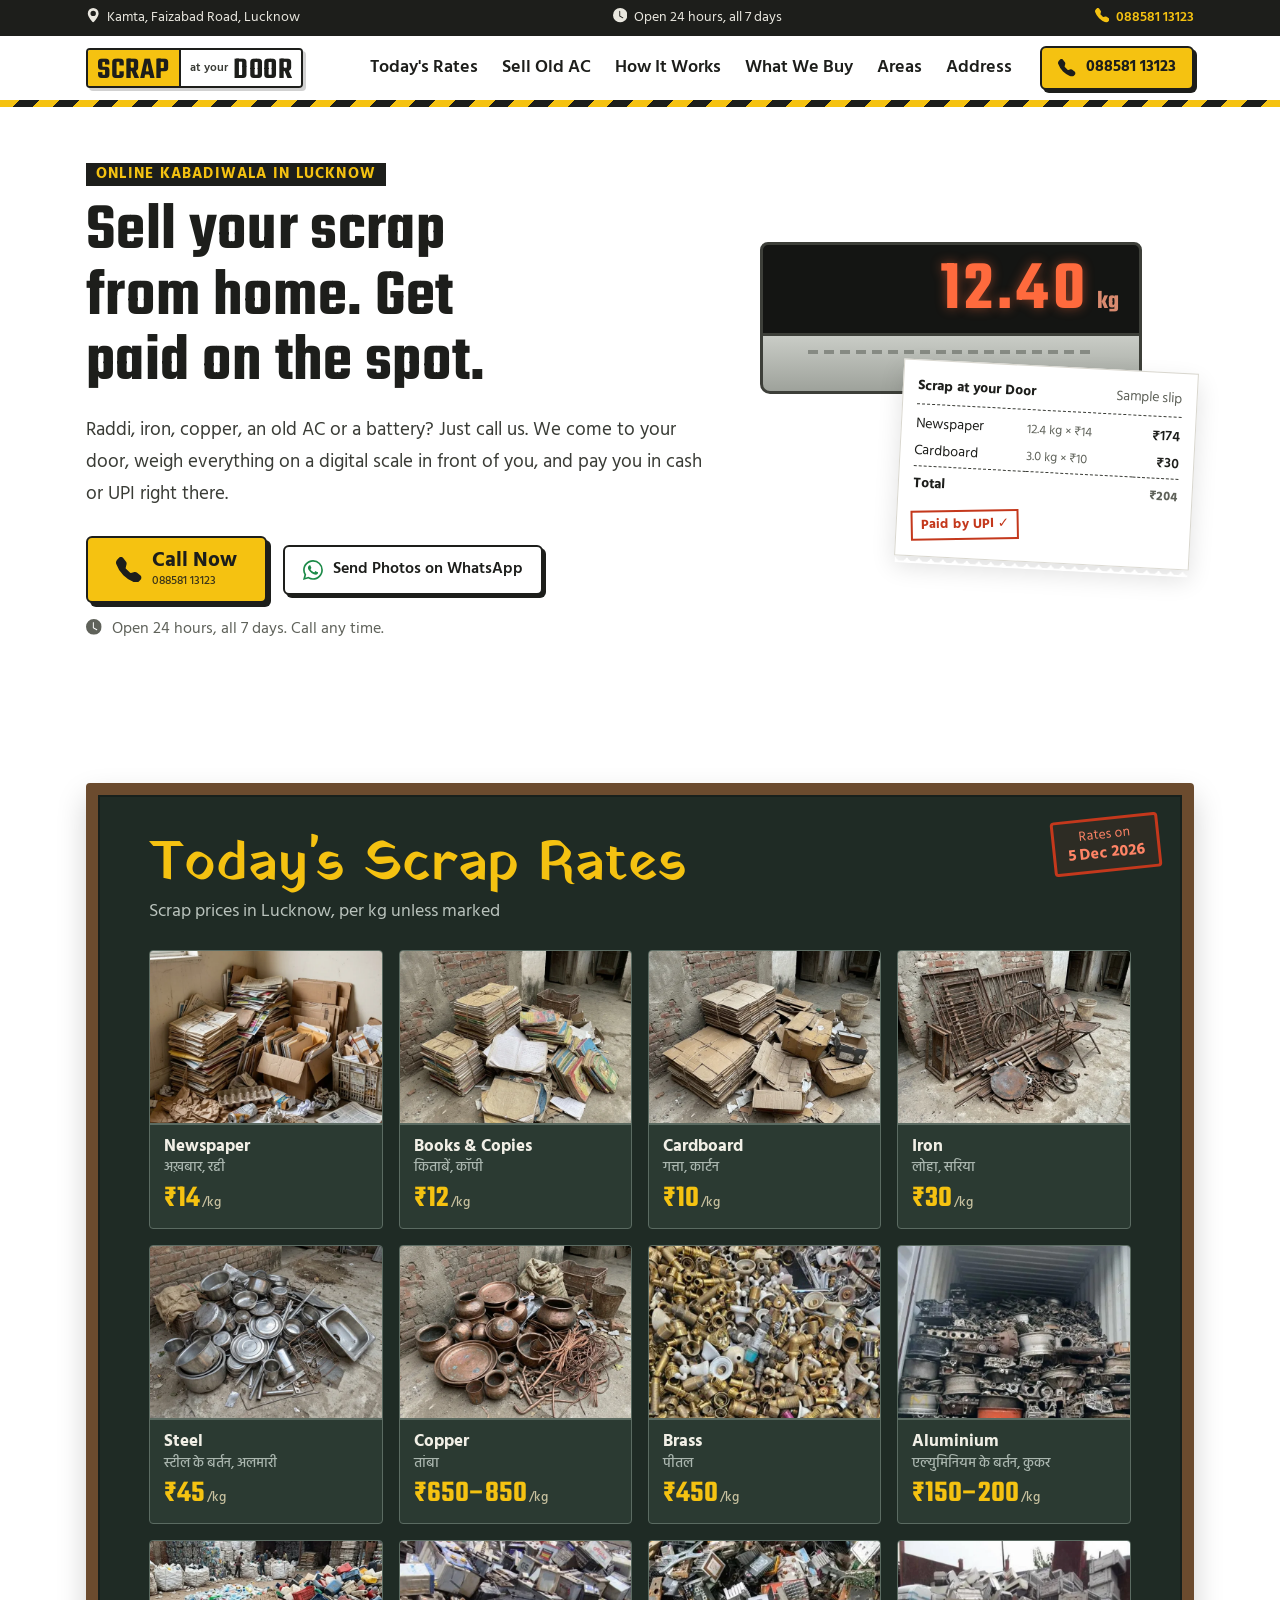
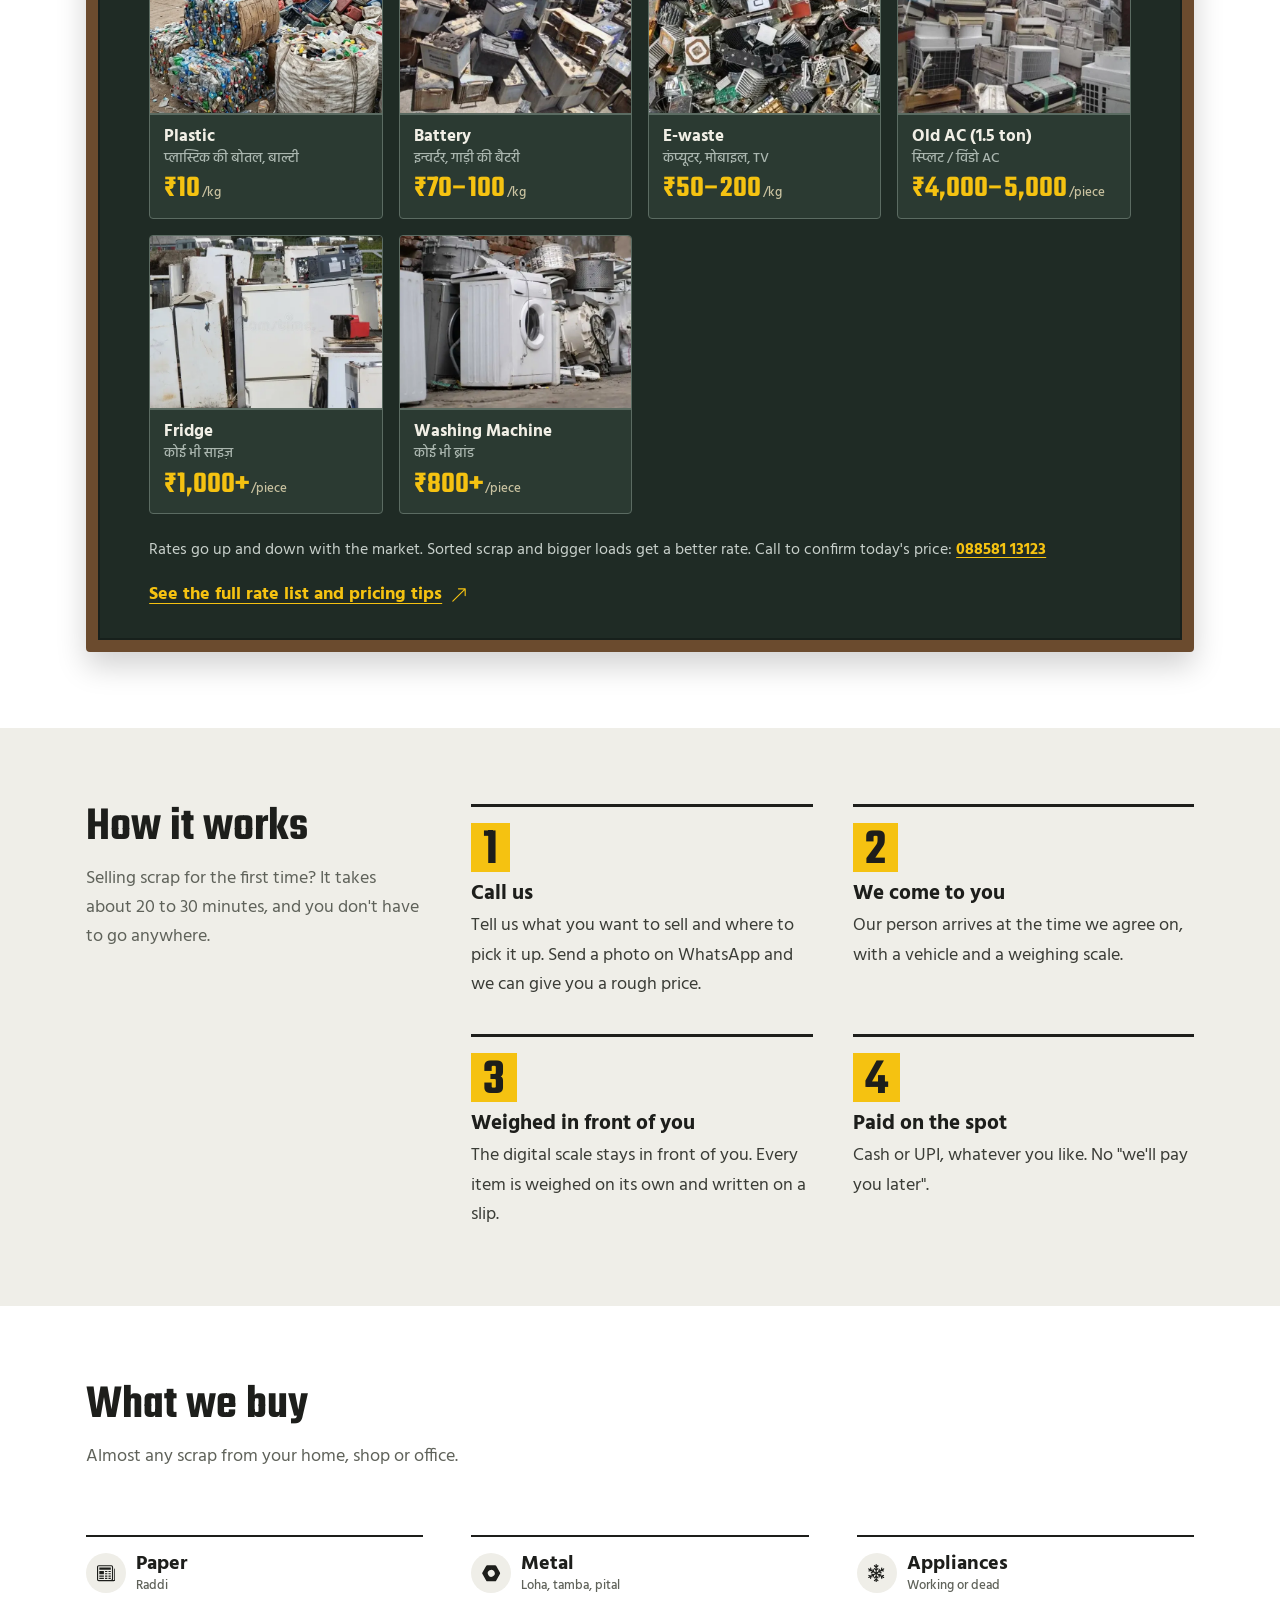
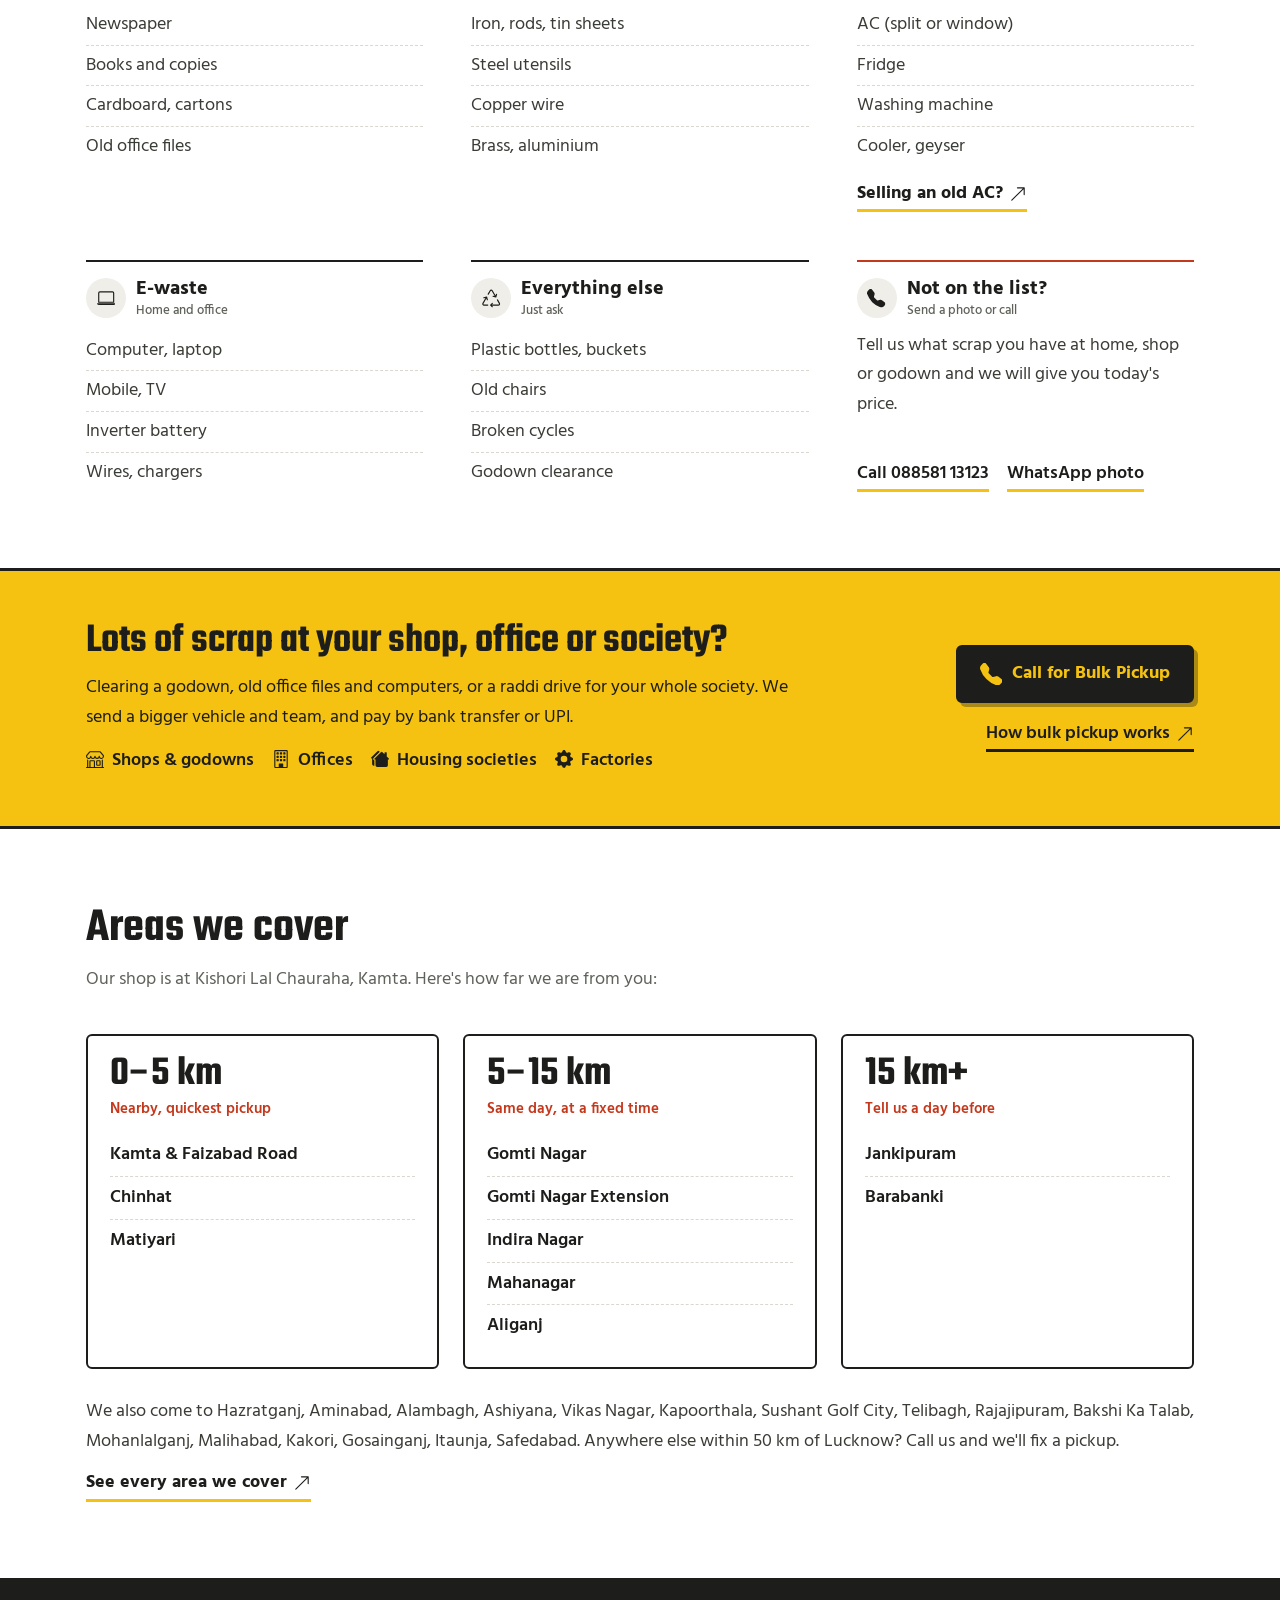
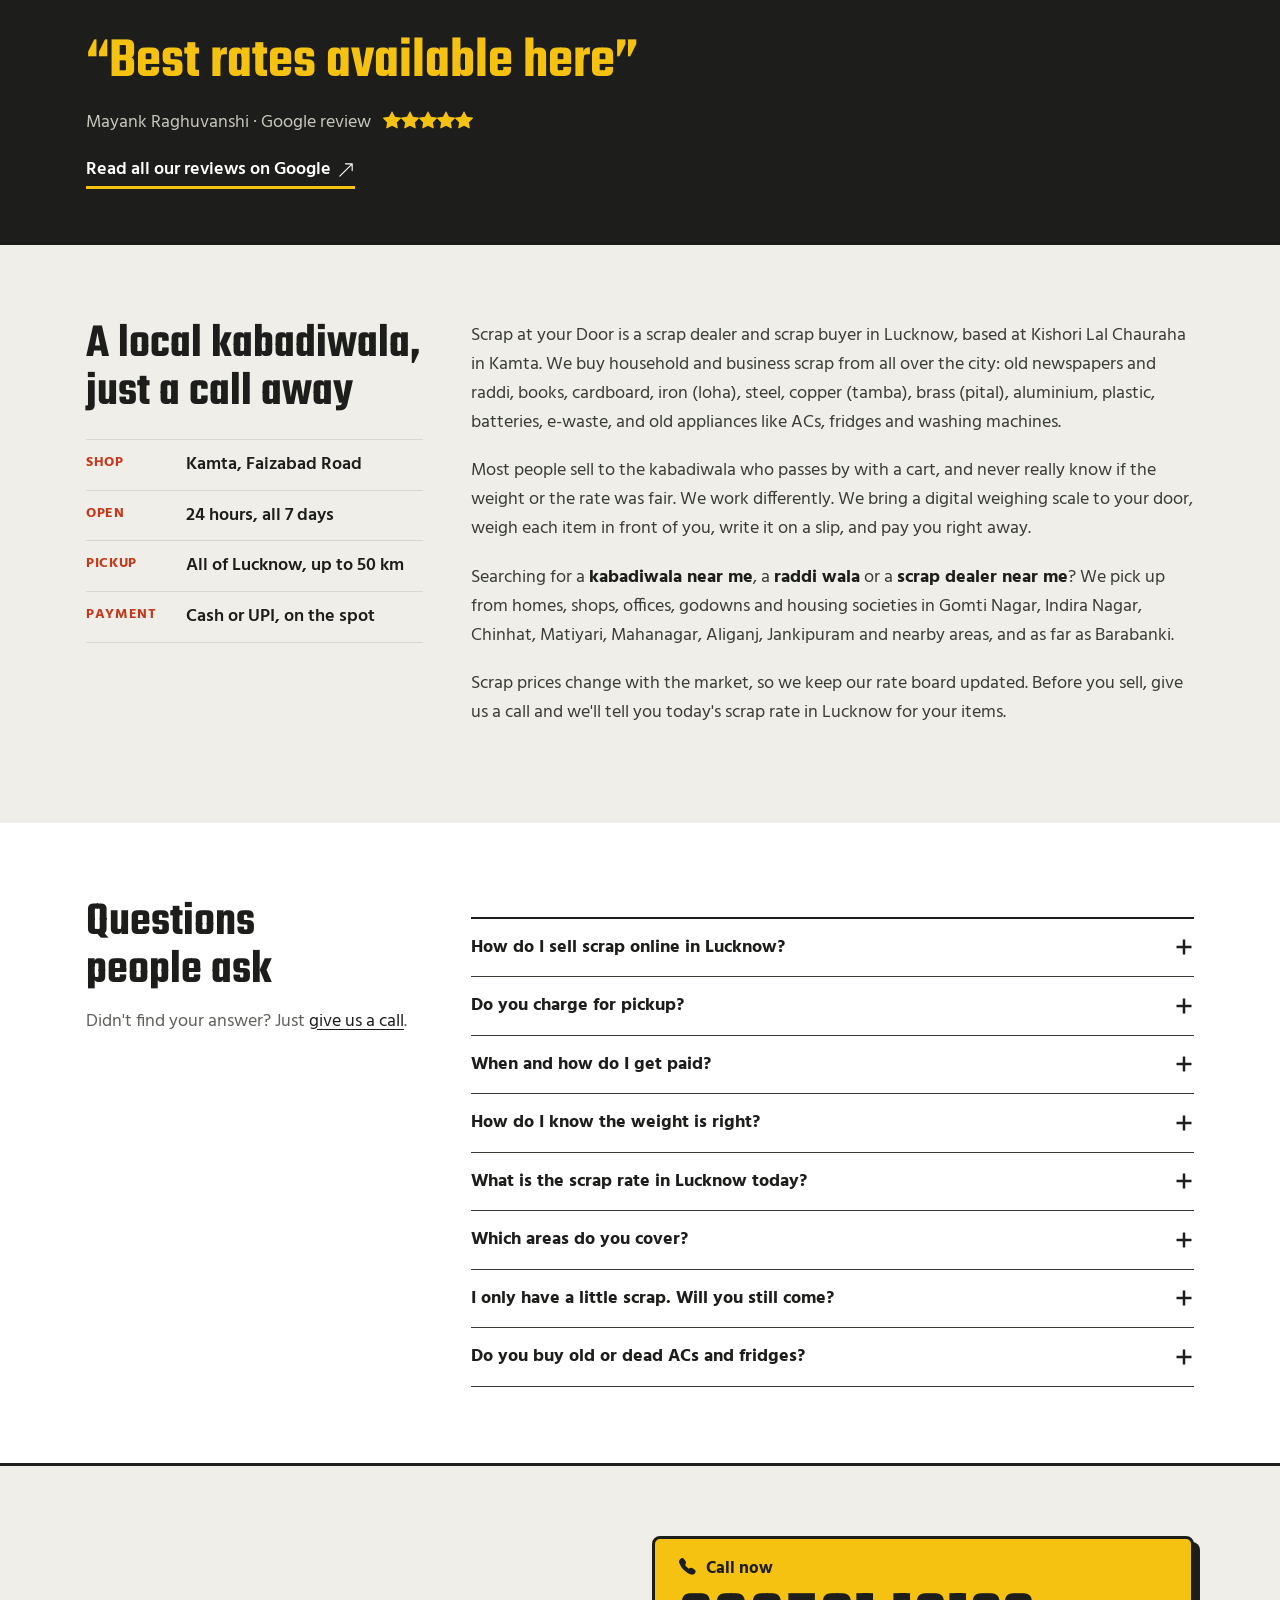
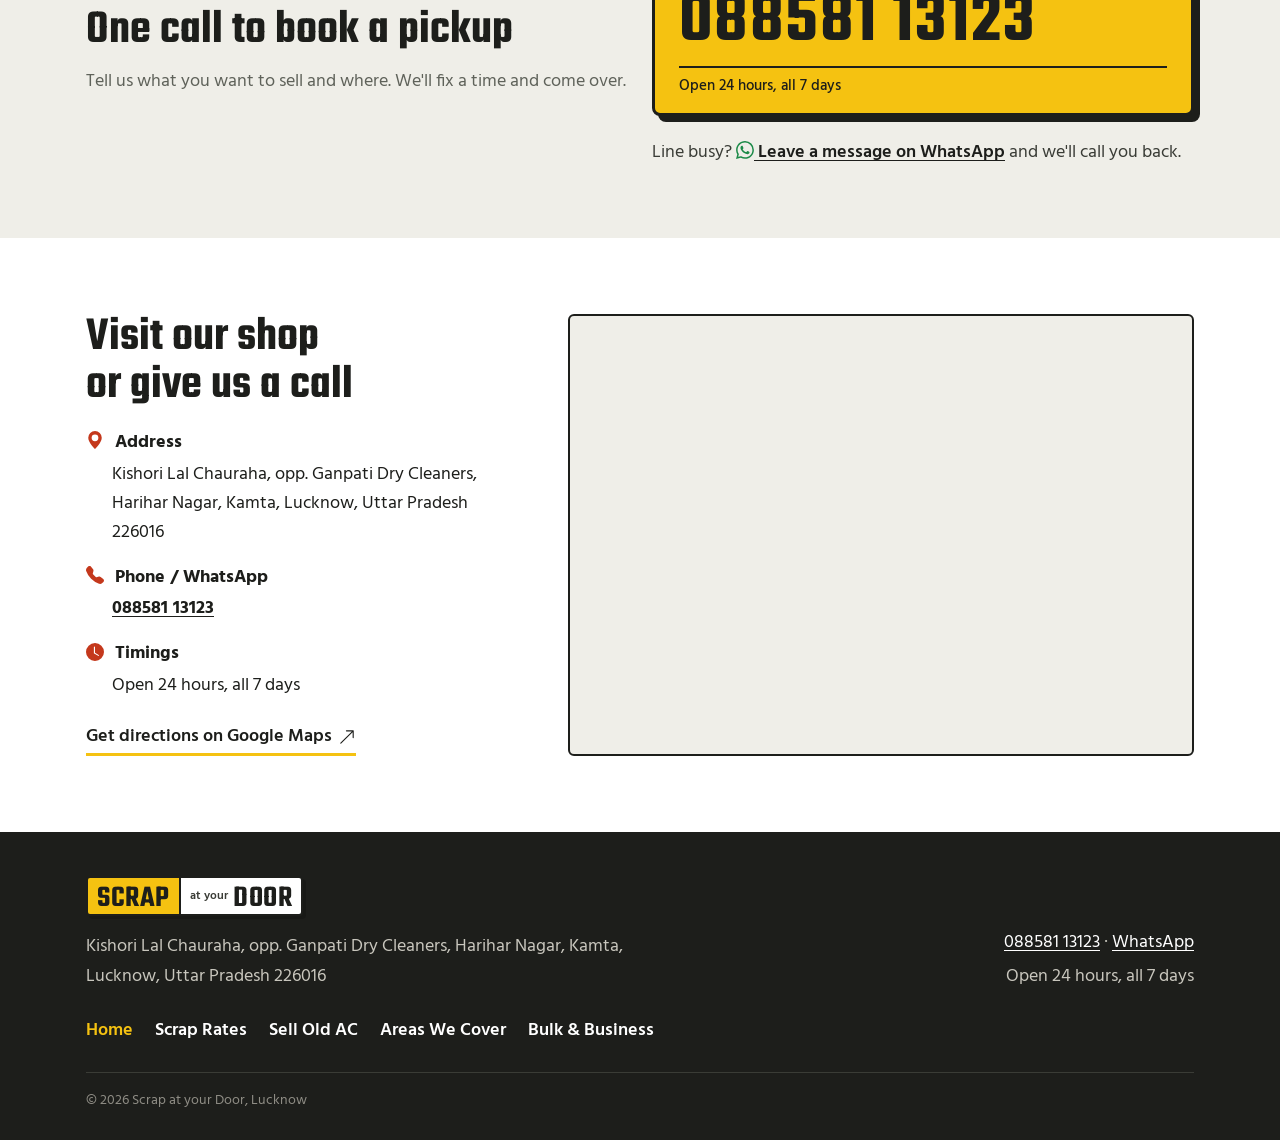
<file: index.html>
<!doctype html>
<html lang="en-IN">
  <head>
    <meta charset="utf-8" />
    <meta
      name="viewport"
      content="width=device-width, initial-scale=1, viewport-fit=cover"
    />
    <title>
      Kabadiwala in Lucknow – Free Scrap Pickup at Home | Scrap at your Door
    </title>
    <meta
      name="description"
      content="Online kabadiwala in Lucknow. Free doorstep pickup for raddi, iron, copper, old AC, battery and e-waste. Digital weighing, instant cash or UPI. Call 088581 13123."
    />
    <meta name="robots" content="index, follow, max-image-preview:large" />
    <link rel="canonical" href="https://scrapatyourdoor.in/" />
    <meta property="og:type" content="website" />
    <meta property="og:site_name" content="Scrap at your Door" />
    <meta property="og:locale" content="en_IN" />
    <meta
      property="og:title"
      content="Kabadiwala in Lucknow – Free Scrap Pickup at Home | Scrap at your Door"
    />
    <meta
      property="og:description"
      content="Online kabadiwala in Lucknow. Free doorstep pickup for raddi, iron, copper, old AC, battery and e-waste. Digital weighing, instant cash or UPI. Call 088581 13123."
    />
    <meta property="og:url" content="https://scrapatyourdoor.in/" />
    <meta
      property="og:image"
      content="https://scrapatyourdoor.in/og-image.png"
    />
    <meta property="og:image:width" content="1200" />
    <meta property="og:image:height" content="630" />
    <meta
      property="og:image:alt"
      content="Scrap at your Door – online kabadiwala in Lucknow, call 088581 13123"
    />
    <meta name="twitter:card" content="summary_large_image" />
    <meta
      name="twitter:title"
      content="Kabadiwala in Lucknow – Free Scrap Pickup at Home | Scrap at your Door"
    />
    <meta
      name="twitter:description"
      content="Online kabadiwala in Lucknow. Free doorstep pickup for raddi, iron, copper, old AC, battery and e-waste. Digital weighing, instant cash or UPI. Call 088581 13123."
    />
    <meta
      name="twitter:image"
      content="https://scrapatyourdoor.in/og-image.png"
    />
    <meta name="theme-color" content="#1d1e1b" />
    <link rel="icon" href="./favicon.svg" type="image/svg+xml" />
    <link rel="icon" href="./favicon-48.png" type="image/png" sizes="48x48" />
    <link rel="apple-touch-icon" href="./apple-touch-icon.png" />
    <link rel="preconnect" href="https://cdn.jsdelivr.net" />
    <link rel="preconnect" href="https://fonts.googleapis.com" />
    <link rel="preconnect" href="https://fonts.gstatic.com" crossorigin />
    <link
      rel="stylesheet"
      href="https://cdn.jsdelivr.net/npm/bootstrap@5.3.3/dist/css/bootstrap.min.css"
    />
    <link
      rel="stylesheet"
      href="https://fonts.googleapis.com/css2?family=Hind:wght@400;600;700&family=Teko:wght@600&display=swap"
    />
    <link
      rel="stylesheet"
      href="https://fonts.googleapis.com/css2?family=Yatra+One&display=swap&text=Today's%20Scrap%20Rates%20Old%20AC%20Price"
    />
    <link rel="stylesheet" href="./styles.css?v=mwv23a8z" />
    <script type="application/ld+json">
      {
        "@context": "https://schema.org",
        "@graph": [
          {
            "@type": "RecyclingCenter",
            "@id": "https://scrapatyourdoor.in/#business",
            "name": "Scrap at your Door",
            "description": "Online kabadiwala and scrap dealer in Lucknow. Free doorstep pickup, digital weighing and instant cash or UPI payment.",
            "url": "https://scrapatyourdoor.in/",
            "logo": "https://scrapatyourdoor.in/logo-512.png",
            "image": [
              "https://scrapatyourdoor.in/og-image.png",
              "https://scrapatyourdoor.in/logo-512.png"
            ],
            "telephone": "+918858113123",
            "priceRange": "₹",
            "address": {
              "@type": "PostalAddress",
              "streetAddress": "Kishori Lal Chauraha, opp. Ganpati Dry Cleaners, Harihar Nagar, Kamta",
              "addressLocality": "Lucknow",
              "addressRegion": "Uttar Pradesh",
              "postalCode": "226016",
              "addressCountry": "IN"
            },
            "geo": {
              "@type": "GeoCoordinates",
              "latitude": 26.884755,
              "longitude": 81.0141684
            },
            "hasMap": "https://maps.app.goo.gl/ZY3jcRrd6tFN47Bf7",
            "sameAs": ["https://maps.app.goo.gl/ZY3jcRrd6tFN47Bf7"],
            "openingHoursSpecification": [
              {
                "@type": "OpeningHoursSpecification",
                "dayOfWeek": [
                  "Monday",
                  "Tuesday",
                  "Wednesday",
                  "Thursday",
                  "Friday",
                  "Saturday",
                  "Sunday"
                ],
                "opens": "00:00",
                "closes": "23:59"
              }
            ],
            "areaServed": [
              { "@type": "City", "name": "Lucknow" },
              { "@type": "Place", "name": "Kamta & Faizabad Road, Lucknow" },
              { "@type": "Place", "name": "Chinhat, Lucknow" },
              { "@type": "Place", "name": "Matiyari, Lucknow" },
              { "@type": "Place", "name": "Gomti Nagar, Lucknow" },
              { "@type": "Place", "name": "Gomti Nagar Extension, Lucknow" },
              { "@type": "Place", "name": "Indira Nagar, Lucknow" },
              { "@type": "Place", "name": "Mahanagar, Lucknow" },
              { "@type": "Place", "name": "Aliganj, Lucknow" },
              { "@type": "Place", "name": "Jankipuram, Lucknow" },
              { "@type": "Place", "name": "Barabanki" }
            ]
          },
          {
            "@type": "FAQPage",
            "mainEntity": [
              {
                "@type": "Question",
                "name": "How do I sell scrap online in Lucknow?",
                "acceptedAnswer": {
                  "@type": "Answer",
                  "text": "No app or form needed. Call us or send photos on WhatsApp, tell us your area, and our kabadi wala comes to your home at a time that suits you."
                }
              },
              {
                "@type": "Question",
                "name": "Do you charge for pickup?",
                "acceptedAnswer": {
                  "@type": "Answer",
                  "text": "No. Pickup from your home is free. If you only have a very small amount (2 or 3 kg), call us first, or drop it at our shop in Kamta."
                }
              },
              {
                "@type": "Question",
                "name": "When and how do I get paid?",
                "acceptedAnswer": {
                  "@type": "Answer",
                  "text": "Right after weighing. Cash if you want cash, otherwise we send it to your UPI on the spot."
                }
              },
              {
                "@type": "Question",
                "name": "How do I know the weight is right?",
                "acceptedAnswer": {
                  "@type": "Answer",
                  "text": "We keep the digital scale in front of you. Whatever weight the screen shows is what we write on the slip. You can take a photo of it too."
                }
              },
              {
                "@type": "Question",
                "name": "What is the scrap rate in Lucknow today?",
                "acceptedAnswer": {
                  "@type": "Answer",
                  "text": "Check the rate board on this page. Rates change with the market, so call us and we'll tell you today's exact price for your items."
                }
              },
              {
                "@type": "Question",
                "name": "Which areas do you cover?",
                "acceptedAnswer": {
                  "@type": "Answer",
                  "text": "Our shop is in Kamta on Faizabad Road. We cover all of Lucknow and go as far as Barabanki. For far-off pickups, please tell us a day before."
                }
              },
              {
                "@type": "Question",
                "name": "I only have a little scrap. Will you still come?",
                "acceptedAnswer": {
                  "@type": "Answer",
                  "text": "Yes. If it's less than a bag or two, we try to come when we have another pickup in your area."
                }
              },
              {
                "@type": "Question",
                "name": "Do you buy old or dead ACs and fridges?",
                "acceptedAnswer": {
                  "@type": "Answer",
                  "text": "Yes, working or completely dead. Send a photo on WhatsApp and we'll give you a rough price over the phone."
                }
              }
            ]
          }
        ]
      }
    </script>
  </head>
  <body>
    <svg
      xmlns="http://www.w3.org/2000/svg"
      class="svg-sprite"
      aria-hidden="true"
    >
      <symbol id="bi-arrow-up-right" viewBox="0 0 16 16">
        <path
          fill-rule="evenodd"
          d="M14 2.5a.5.5 0 0 0-.5-.5h-6a.5.5 0 0 0 0 1h4.793L2.146 13.146a.5.5 0 0 0 .708.708L13 3.707V8.5a.5.5 0 0 0 1 0z"
        />
      </symbol>
      <symbol id="bi-building" viewBox="0 0 16 16">
        <path
          d="M4 2.5a.5.5 0 0 1 .5-.5h1a.5.5 0 0 1 .5.5v1a.5.5 0 0 1-.5.5h-1a.5.5 0 0 1-.5-.5zm3 0a.5.5 0 0 1 .5-.5h1a.5.5 0 0 1 .5.5v1a.5.5 0 0 1-.5.5h-1a.5.5 0 0 1-.5-.5zm3.5-.5a.5.5 0 0 0-.5.5v1a.5.5 0 0 0 .5.5h1a.5.5 0 0 0 .5-.5v-1a.5.5 0 0 0-.5-.5zM4 5.5a.5.5 0 0 1 .5-.5h1a.5.5 0 0 1 .5.5v1a.5.5 0 0 1-.5.5h-1a.5.5 0 0 1-.5-.5zM7.5 5a.5.5 0 0 0-.5.5v1a.5.5 0 0 0 .5.5h1a.5.5 0 0 0 .5-.5v-1a.5.5 0 0 0-.5-.5zm2.5.5a.5.5 0 0 1 .5-.5h1a.5.5 0 0 1 .5.5v1a.5.5 0 0 1-.5.5h-1a.5.5 0 0 1-.5-.5zM4.5 8a.5.5 0 0 0-.5.5v1a.5.5 0 0 0 .5.5h1a.5.5 0 0 0 .5-.5v-1a.5.5 0 0 0-.5-.5zm2.5.5a.5.5 0 0 1 .5-.5h1a.5.5 0 0 1 .5.5v1a.5.5 0 0 1-.5.5h-1a.5.5 0 0 1-.5-.5zm3.5-.5a.5.5 0 0 0-.5.5v1a.5.5 0 0 0 .5.5h1a.5.5 0 0 0 .5-.5v-1a.5.5 0 0 0-.5-.5z"
        />
        <path
          d="M2 1a1 1 0 0 1 1-1h10a1 1 0 0 1 1 1v14a1 1 0 0 1-1 1H3a1 1 0 0 1-1-1zm11 0H3v14h3v-2.5a.5.5 0 0 1 .5-.5h3a.5.5 0 0 1 .5.5V15h3z"
        />
      </symbol>
      <symbol id="bi-clock-fill" viewBox="0 0 16 16">
        <path
          d="M16 8A8 8 0 1 1 0 8a8 8 0 0 1 16 0M8 3.5a.5.5 0 0 0-1 0V9a.5.5 0 0 0 .252.434l3.5 2a.5.5 0 0 0 .496-.868L8 8.71z"
        />
      </symbol>
      <symbol id="bi-gear-fill" viewBox="0 0 16 16">
        <path
          d="M9.405 1.05c-.413-1.4-2.397-1.4-2.81 0l-.1.34a1.464 1.464 0 0 1-2.105.872l-.31-.17c-1.283-.698-2.686.705-1.987 1.987l.169.311c.446.82.023 1.841-.872 2.105l-.34.1c-1.4.413-1.4 2.397 0 2.81l.34.1a1.464 1.464 0 0 1 .872 2.105l-.17.31c-.698 1.283.705 2.686 1.987 1.987l.311-.169a1.464 1.464 0 0 1 2.105.872l.1.34c.413 1.4 2.397 1.4 2.81 0l.1-.34a1.464 1.464 0 0 1 2.105-.872l.31.17c1.283.698 2.686-.705 1.987-1.987l-.169-.311a1.464 1.464 0 0 1 .872-2.105l.34-.1c1.4-.413 1.4-2.397 0-2.81l-.34-.1a1.464 1.464 0 0 1-.872-2.105l.17-.31c.698-1.283-.705-2.686-1.987-1.987l-.311.169a1.464 1.464 0 0 1-2.105-.872zM8 10.93a2.929 2.929 0 1 1 0-5.86 2.929 2.929 0 0 1 0 5.858z"
        />
      </symbol>
      <symbol id="bi-geo-alt-fill" viewBox="0 0 16 16">
        <path
          d="M8 16s6-5.686 6-10A6 6 0 0 0 2 6c0 4.314 6 10 6 10m0-7a3 3 0 1 1 0-6 3 3 0 0 1 0 6"
        />
      </symbol>
      <symbol id="bi-houses-fill" viewBox="0 0 16 16">
        <path
          d="M7.207 1a1 1 0 0 0-1.414 0L.146 6.646a.5.5 0 0 0 .708.708L1 7.207V12.5A1.5 1.5 0 0 0 2.5 14h.55a2.5 2.5 0 0 1-.05-.5V9.415a1.5 1.5 0 0 1-.56-2.475l5.353-5.354z"
        />
        <path
          d="M8.793 2a1 1 0 0 1 1.414 0L12 3.793V2.5a.5.5 0 0 1 .5-.5h1a.5.5 0 0 1 .5.5v3.293l1.854 1.853a.5.5 0 0 1-.708.708L15 8.207V13.5a1.5 1.5 0 0 1-1.5 1.5h-8A1.5 1.5 0 0 1 4 13.5V8.207l-.146.147a.5.5 0 1 1-.708-.708z"
        />
      </symbol>
      <symbol id="bi-list" viewBox="0 0 16 16">
        <path
          fill-rule="evenodd"
          d="M2.5 12a.5.5 0 0 1 .5-.5h10a.5.5 0 0 1 0 1H3a.5.5 0 0 1-.5-.5m0-4a.5.5 0 0 1 .5-.5h10a.5.5 0 0 1 0 1H3a.5.5 0 0 1-.5-.5m0-4a.5.5 0 0 1 .5-.5h10a.5.5 0 0 1 0 1H3a.5.5 0 0 1-.5-.5"
        />
      </symbol>
      <symbol id="bi-shop" viewBox="0 0 16 16">
        <path
          d="M2.97 1.35A1 1 0 0 1 3.73 1h8.54a1 1 0 0 1 .76.35l2.609 3.044A1.5 1.5 0 0 1 16 5.37v.255a2.375 2.375 0 0 1-4.25 1.458A2.37 2.37 0 0 1 9.875 8 2.37 2.37 0 0 1 8 7.083 2.37 2.37 0 0 1 6.125 8a2.37 2.37 0 0 1-1.875-.917A2.375 2.375 0 0 1 0 5.625V5.37a1.5 1.5 0 0 1 .361-.976zm1.78 4.275a1.375 1.375 0 0 0 2.75 0 .5.5 0 0 1 1 0 1.375 1.375 0 0 0 2.75 0 .5.5 0 0 1 1 0 1.375 1.375 0 1 0 2.75 0V5.37a.5.5 0 0 0-.12-.325L12.27 2H3.73L1.12 5.045A.5.5 0 0 0 1 5.37v.255a1.375 1.375 0 0 0 2.75 0 .5.5 0 0 1 1 0M1.5 8.5A.5.5 0 0 1 2 9v6h1v-5a1 1 0 0 1 1-1h3a1 1 0 0 1 1 1v5h6V9a.5.5 0 0 1 1 0v6h.5a.5.5 0 0 1 0 1H.5a.5.5 0 0 1 0-1H1V9a.5.5 0 0 1 .5-.5M4 15h3v-5H4zm5-5a1 1 0 0 1 1-1h2a1 1 0 0 1 1 1v3a1 1 0 0 1-1 1h-2a1 1 0 0 1-1-1zm3 0h-2v3h2z"
        />
      </symbol>
      <symbol id="bi-star-fill" viewBox="0 0 16 16">
        <path
          d="M3.612 15.443c-.386.198-.824-.149-.746-.592l.83-4.73L.173 6.765c-.329-.314-.158-.888.283-.95l4.898-.696L7.538.792c.197-.39.73-.39.927 0l2.184 4.327 4.898.696c.441.062.612.636.282.95l-3.522 3.356.83 4.73c.078.443-.36.79-.746.592L8 13.187l-4.389 2.256z"
        />
      </symbol>
      <symbol id="bi-telephone-fill" viewBox="0 0 16 16">
        <path
          fill-rule="evenodd"
          d="M1.885.511a1.745 1.745 0 0 1 2.61.163L6.29 2.98c.329.423.445.974.315 1.494l-.547 2.19a.68.68 0 0 0 .178.643l2.457 2.457a.68.68 0 0 0 .644.178l2.189-.547a1.75 1.75 0 0 1 1.494.315l2.306 1.794c.829.645.905 1.87.163 2.611l-1.034 1.034c-.74.74-1.846 1.065-2.877.702a18.6 18.6 0 0 1-7.01-4.42 18.6 18.6 0 0 1-4.42-7.009c-.362-1.03-.037-2.137.703-2.877z"
        />
      </symbol>
      <symbol id="bi-whatsapp" viewBox="0 0 16 16">
        <path
          d="M13.601 2.326A7.85 7.85 0 0 0 7.994 0C3.627 0 .068 3.558.064 7.926c0 1.399.366 2.76 1.057 3.965L0 16l4.204-1.102a7.9 7.9 0 0 0 3.79.965h.004c4.368 0 7.926-3.558 7.93-7.93A7.9 7.9 0 0 0 13.6 2.326zM7.994 14.521a6.6 6.6 0 0 1-3.356-.92l-.24-.144-2.494.654.666-2.433-.156-.251a6.56 6.56 0 0 1-1.007-3.505c0-3.626 2.957-6.584 6.591-6.584a6.56 6.56 0 0 1 4.66 1.931 6.56 6.56 0 0 1 1.928 4.66c-.004 3.639-2.961 6.592-6.592 6.592m3.615-4.934c-.197-.099-1.17-.578-1.353-.646-.182-.065-.315-.099-.445.099-.133.197-.513.646-.627.775-.114.133-.232.148-.43.05-.197-.1-.836-.308-1.592-.985-.59-.525-.985-1.175-1.103-1.372-.114-.198-.011-.304.088-.403.087-.088.197-.232.296-.346.1-.114.133-.198.198-.33.065-.134.034-.248-.015-.347-.05-.099-.445-1.076-.612-1.47-.16-.389-.323-.335-.445-.34-.114-.007-.247-.007-.38-.007a.73.73 0 0 0-.529.247c-.182.198-.691.677-.691 1.654s.71 1.916.81 2.049c.098.133 1.394 2.132 3.383 2.992.47.205.84.326 1.129.418.475.152.904.129 1.246.08.38-.058 1.171-.48 1.338-.943.164-.464.164-.86.114-.943-.049-.084-.182-.133-.38-.232"
        />
      </symbol>
      <symbol id="bi-laptop" viewBox="0 0 16 16">
        <path
          d="M13.5 3a.5.5 0 0 1 .5.5V11H2V3.5a.5.5 0 0 1 .5-.5zm-11-1A1.5 1.5 0 0 0 1 3.5V12h14V3.5A1.5 1.5 0 0 0 13.5 2zM0 12.5h16a1.5 1.5 0 0 1-1.5 1.5h-13A1.5 1.5 0 0 1 0 12.5"
        />
      </symbol>
      <symbol id="bi-newspaper" viewBox="0 0 16 16">
        <path
          d="M0 2.5A1.5 1.5 0 0 1 1.5 1h11A1.5 1.5 0 0 1 14 2.5v10.528c0 .3-.05.654-.238.972h.738a.5.5 0 0 0 .5-.5v-9a.5.5 0 0 1 1 0v9a1.5 1.5 0 0 1-1.5 1.5H1.497A1.497 1.497 0 0 1 0 13.5zM12 14c.37 0 .654-.211.853-.441.092-.106.147-.279.147-.531V2.5a.5.5 0 0 0-.5-.5h-11a.5.5 0 0 0-.5.5v11c0 .278.223.5.497.5z"
        />
        <path
          d="M2 3h10v2H2zm0 3h4v3H2zm0 4h4v1H2zm0 2h4v1H2zm5-6h2v1H7zm3 0h2v1h-2zM7 8h2v1H7zm3 0h2v1h-2zm-3 2h2v1H7zm3 0h2v1h-2zm-3 2h2v1H7zm3 0h2v1h-2z"
        />
      </symbol>
      <symbol id="bi-nut-fill" viewBox="0 0 16 16">
        <path
          d="M4.58 1a1 1 0 0 0-.868.504l-3.428 6a1 1 0 0 0 0 .992l3.428 6A1 1 0 0 0 4.58 15h6.84a1 1 0 0 0 .868-.504l3.429-6a1 1 0 0 0 0-.992l-3.429-6A1 1 0 0 0 11.42 1zm5.018 9.696a3 3 0 1 1-3-5.196 3 3 0 0 1 3 5.196"
        />
      </symbol>
      <symbol id="bi-recycle" viewBox="0 0 16 16">
        <path
          d="M9.302 1.256a1.5 1.5 0 0 0-2.604 0l-1.704 2.98a.5.5 0 0 0 .869.497l1.703-2.981a.5.5 0 0 1 .868 0l2.54 4.444-1.256-.337a.5.5 0 1 0-.26.966l2.415.647a.5.5 0 0 0 .613-.353l.647-2.415a.5.5 0 1 0-.966-.259l-.333 1.242zM2.973 7.773l-1.255.337a.5.5 0 1 1-.26-.966l2.416-.647a.5.5 0 0 1 .612.353l.647 2.415a.5.5 0 0 1-.966.259l-.333-1.242-2.545 4.454a.5.5 0 0 0 .434.748H5a.5.5 0 0 1 0 1H1.723A1.5 1.5 0 0 1 .421 12.24zm10.89 1.463a.5.5 0 1 0-.868.496l1.716 3.004a.5.5 0 0 1-.434.748h-5.57l.647-.646a.5.5 0 1 0-.708-.707l-1.5 1.5a.5.5 0 0 0 0 .707l1.5 1.5a.5.5 0 1 0 .708-.707l-.647-.647h5.57a1.5 1.5 0 0 0 1.302-2.244z"
        />
      </symbol>
      <symbol id="bi-snow2" viewBox="0 0 16 16">
        <path
          d="M8 16a.5.5 0 0 1-.5-.5v-1.293l-.646.647a.5.5 0 0 1-.707-.708L7.5 12.793v-1.086l-.646.647a.5.5 0 0 1-.707-.708L7.5 10.293V8.866l-1.236.713-.495 1.85a.5.5 0 1 1-.966-.26l.237-.882-.94.542-.496 1.85a.5.5 0 1 1-.966-.26l.237-.882-1.12.646a.5.5 0 0 1-.5-.866l1.12-.646-.884-.237a.5.5 0 1 1 .26-.966l1.848.495.94-.542-.882-.237a.5.5 0 1 1 .258-.966l1.85.495L7 8l-1.236-.713-1.849.495a.5.5 0 1 1-.258-.966l.883-.237-.94-.542-1.85.495a.5.5 0 0 1-.258-.966l.883-.237-1.12-.646a.5.5 0 1 1 .5-.866l1.12.646-.237-.883a.5.5 0 0 1 .966-.258l.495 1.849.94.542-.236-.883a.5.5 0 0 1 .966-.258l.495 1.849 1.236.713V5.707L6.147 4.354a.5.5 0 1 1 .707-.708l.646.647V3.207L6.147 1.854a.5.5 0 1 1 .707-.708l.646.647V.5a.5.5 0 0 1 1 0v1.293l.647-.647a.5.5 0 1 1 .707.708L8.5 3.207v1.086l.647-.647a.5.5 0 1 1 .707.708L8.5 5.707v1.427l1.236-.713.495-1.85a.5.5 0 1 1 .966.26l-.236.882.94-.542.495-1.85a.5.5 0 1 1 .966.26l-.236.882 1.12-.646a.5.5 0 0 1 .5.866l-1.12.646.883.237a.5.5 0 1 1-.26.966l-1.848-.495-.94.542.883.237a.5.5 0 1 1-.26.966l-1.848-.495L9 8l1.236.713 1.849-.495a.5.5 0 0 1 .259.966l-.883.237.94.542 1.849-.495a.5.5 0 0 1 .259.966l-.883.237 1.12.646a.5.5 0 0 1-.5.866l-1.12-.646.236.883a.5.5 0 1 1-.966.258l-.495-1.849-.94-.542.236.883a.5.5 0 0 1-.966.258L9.736 9.58 8.5 8.866v1.427l1.354 1.353a.5.5 0 0 1-.707.708l-.647-.647v1.086l1.354 1.353a.5.5 0 0 1-.707.708l-.647-.647V15.5a.5.5 0 0 1-.5.5"
        />
      </symbol>
      <symbol id="bi-droplet-half" viewBox="0 0 16 16">
        <path
          fill-rule="evenodd"
          d="M7.21.8C7.69.295 8 0 8 0q.164.544.371 1.038c.812 1.946 2.073 3.35 3.197 4.6C12.878 7.096 14 8.345 14 10a6 6 0 0 1-12 0C2 6.668 5.58 2.517 7.21.8m.413 1.021A31 31 0 0 0 5.794 3.99c-.726.95-1.436 2.008-1.96 3.07C3.304 8.133 3 9.138 3 10c0 0 2.5 1.5 5 .5s5-.5 5-.5c0-1.201-.796-2.157-2.181-3.7l-.03-.032C9.75 5.11 8.5 3.72 7.623 1.82z"
        />
        <path
          fill-rule="evenodd"
          d="M4.553 7.776c.82-1.641 1.717-2.753 2.093-3.13l.708.708c-.29.29-1.128 1.311-1.907 2.87z"
        />
      </symbol>
      <symbol id="bi-layers-fill" viewBox="0 0 16 16">
        <path
          d="M7.765 1.559a.5.5 0 0 1 .47 0l7.5 4a.5.5 0 0 1 0 .882l-7.5 4a.5.5 0 0 1-.47 0l-7.5-4a.5.5 0 0 1 0-.882z"
        />
        <path
          d="m2.125 8.567-1.86.992a.5.5 0 0 0 0 .882l7.5 4a.5.5 0 0 0 .47 0l7.5-4a.5.5 0 0 0 0-.882l-1.86-.992-5.17 2.756a1.5 1.5 0 0 1-1.41 0z"
        />
      </symbol>
      <symbol id="bi-scissors" viewBox="0 0 16 16">
        <path
          d="M3.5 3.5c-.614-.884-.074-1.962.858-2.5L8 7.226 11.642 1c.932.538 1.472 1.616.858 2.5L8.81 8.61l1.556 2.661a2.5 2.5 0 1 1-.794.637L8 9.73l-1.572 2.177a2.5 2.5 0 1 1-.794-.637L7.19 8.61zm2.5 10a1.5 1.5 0 1 0-3 0 1.5 1.5 0 0 0 3 0m7 0a1.5 1.5 0 1 0-3 0 1.5 1.5 0 0 0 3 0"
        />
      </symbol>
      <symbol id="bi-telephone-outbound-fill" viewBox="0 0 16 16">
        <path
          fill-rule="evenodd"
          d="M1.885.511a1.745 1.745 0 0 1 2.61.163L6.29 2.98c.329.423.445.974.315 1.494l-.547 2.19a.68.68 0 0 0 .178.643l2.457 2.457a.68.68 0 0 0 .644.178l2.189-.547a1.75 1.75 0 0 1 1.494.315l2.306 1.794c.829.645.905 1.87.163 2.611l-1.034 1.034c-.74.74-1.846 1.065-2.877.702a18.6 18.6 0 0 1-7.01-4.42 18.6 18.6 0 0 1-4.42-7.009c-.362-1.03-.037-2.137.703-2.877zM11 .5a.5.5 0 0 1 .5-.5h4a.5.5 0 0 1 .5.5v4a.5.5 0 0 1-1 0V1.707l-4.146 4.147a.5.5 0 0 1-.708-.708L14.293 1H11.5a.5.5 0 0 1-.5-.5"
        />
      </symbol>
      <symbol id="bi-check2-circle" viewBox="0 0 16 16">
        <path
          d="M2.5 8a5.5 5.5 0 0 1 8.25-4.764.5.5 0 0 0 .5-.866A6.5 6.5 0 1 0 14.5 8a.5.5 0 0 0-1 0 5.5 5.5 0 1 1-11 0"
        />
        <path
          d="M15.354 3.354a.5.5 0 0 0-.708-.708L8 9.293 5.354 6.646a.5.5 0 1 0-.708.708l3 3a.5.5 0 0 0 .708 0z"
        />
      </symbol>
      <symbol id="bi-tools" viewBox="0 0 16 16">
        <path
          d="M1 0 0 1l2.2 3.081a1 1 0 0 0 .815.419h.07a1 1 0 0 1 .708.293l2.675 2.675-2.617 2.654A3.003 3.003 0 0 0 0 13a3 3 0 1 0 5.878-.851l2.654-2.617.968.968-.305.914a1 1 0 0 0 .242 1.023l3.27 3.27a.997.997 0 0 0 1.414 0l1.586-1.586a.997.997 0 0 0 0-1.414l-3.27-3.27a1 1 0 0 0-1.023-.242L10.5 9.5l-.96-.96 2.68-2.643A3.005 3.005 0 0 0 16 3q0-.405-.102-.777l-2.14 2.141L12 4l-.364-1.757L13.777.102a3 3 0 0 0-3.675 3.68L7.462 6.46 4.793 3.793a1 1 0 0 1-.293-.707v-.071a1 1 0 0 0-.419-.814zm9.646 10.646a.5.5 0 0 1 .708 0l2.914 2.915a.5.5 0 0 1-.707.707l-2.915-2.914a.5.5 0 0 1 0-.708M3 11l.471.242.529.026.287.445.445.287.026.529L5 13l-.242.471-.026.529-.445.287-.287.445-.529.026L3 15l-.471-.242L2 14.732l-.287-.445L1.268 14l-.026-.529L1 13l.242-.471.026-.529.445-.287.287-.445.529-.026z"
        />
      </symbol>
      <symbol id="bi-camera-fill" viewBox="0 0 16 16">
        <path d="M10.5 8.5a2.5 2.5 0 1 1-5 0 2.5 2.5 0 0 1 5 0" />
        <path
          d="M2 4a2 2 0 0 0-2 2v6a2 2 0 0 0 2 2h12a2 2 0 0 0 2-2V6a2 2 0 0 0-2-2h-1.172a2 2 0 0 1-1.414-.586l-.828-.828A2 2 0 0 0 9.172 2H6.828a2 2 0 0 0-1.414.586l-.828.828A2 2 0 0 1 3.172 4zm.5 2a.5.5 0 1 1 0-1 .5.5 0 0 1 0 1m9 2.5a3.5 3.5 0 1 1-7 0 3.5 3.5 0 0 1 7 0"
        />
      </symbol>
      <symbol id="bi-chevron-right" viewBox="0 0 16 16">
        <path
          fill-rule="evenodd"
          d="M4.646 1.646a.5.5 0 0 1 .708 0l6 6a.5.5 0 0 1 0 .708l-6 6a.5.5 0 0 1-.708-.708L10.293 8 4.646 2.354a.5.5 0 0 1 0-.708"
        />
      </symbol>
    </svg>
    <div class="topline">
      <div
        class="container d-flex justify-content-between align-items-center gap-3"
      >
        <span
          ><svg class="bi bi-geo-alt-fill" aria-hidden="true" focusable="false">
            <use href="#bi-geo-alt-fill" />
          </svg>
          Kamta, Faizabad Road, Lucknow</span
        >
        <span class="d-none d-md-inline"
          ><svg class="bi bi-clock-fill" aria-hidden="true" focusable="false">
            <use href="#bi-clock-fill" />
          </svg>
          Open 24 hours, all 7 days</span
        >
        <a href="tel:+918858113123"
          ><svg
            class="bi bi-telephone-fill"
            aria-hidden="true"
            focusable="false"
          >
            <use href="#bi-telephone-fill" />
          </svg>
          088581 13123</a
        >
      </div>
    </div>
    <nav class="navbar navbar-expand-lg site-nav" id="top">
      <div class="container">
        <a
          class="wordmark navbar-brand"
          href="./"
          aria-label="Scrap at your Door – home"
          ><span class="wm-a">Scrap</span
          ><span class="wm-b"><small>at your</small>Door</span></a
        >
        <button
          class="navbar-toggler"
          type="button"
          data-bs-toggle="collapse"
          data-bs-target="#mainNav"
          aria-controls="mainNav"
          aria-expanded="false"
          aria-label="Open menu"
        >
          <svg class="bi bi-list" aria-hidden="true" focusable="false">
            <use href="#bi-list" /></svg
          ><span>Menu</span>
        </button>
        <div class="collapse navbar-collapse" id="mainNav">
          <ul class="navbar-nav ms-auto">
            <li class="nav-item">
              <a class="nav-link" href="./scrap-rate-lucknow/">Today's Rates</a>
            </li>
            <li class="nav-item">
              <a class="nav-link" href="./sell-old-ac-lucknow/">Sell Old AC</a>
            </li>
            <li class="nav-item">
              <a class="nav-link" href="./#how">How It Works</a>
            </li>
            <li class="nav-item">
              <a class="nav-link" href="./#buy">What We Buy</a>
            </li>
            <li class="nav-item">
              <a class="nav-link" href="./kabadiwala-near-me-lucknow/">Areas</a>
            </li>
            <li class="nav-item">
              <a class="nav-link" href="./#contact">Address</a>
            </li>
          </ul>
          <a
            class="btn-sign btn-nav d-none d-lg-inline-flex"
            href="tel:+918858113123"
            ><svg
              class="bi bi-telephone-fill"
              aria-hidden="true"
              focusable="false"
            >
              <use href="#bi-telephone-fill" />
            </svg>
            088581 13123</a
          >
        </div>
      </div>
    </nav>
    <div class="stripe" aria-hidden="true"></div>
    <main>
      <section class="hero">
        <div class="container">
          <div class="row g-5 align-items-center">
            <div class="col-lg-7">
              <h1>
                <span class="h1-en">Online Kabadiwala in Lucknow</span>Sell your
                scrap from home. Get paid on the spot.
              </h1>
              <p class="hero-text">
                Raddi, iron, copper, an old AC or a battery? Just call us. We
                come to your door, weigh everything on a digital scale in front
                of you, and pay you in cash or UPI right there.
              </p>
              <div class="hero-actions">
                <a class="btn-sign btn-call-xl" href="tel:+918858113123"
                  ><svg
                    class="bi bi-telephone-fill"
                    aria-hidden="true"
                    focusable="false"
                  >
                    <use href="#bi-telephone-fill" /></svg
                  ><span>Call Now<small>088581 13123</small></span></a
                >
                <a
                  class="btn-sign btn-wa-2"
                  href="https://wa.me/918858113123?text=Hi%2C%20I'm%20sending%20photos%20of%20my%20scrap.%20Please%20tell%20me%20a%20rough%20price."
                  target="_blank"
                  rel="noopener"
                  ><svg
                    class="bi bi-whatsapp"
                    aria-hidden="true"
                    focusable="false"
                  >
                    <use href="#bi-whatsapp" /></svg
                  ><span>Send Photos on WhatsApp</span></a
                >
              </div>
              <p class="hero-small">
                <svg
                  class="bi bi-clock-fill"
                  aria-hidden="true"
                  focusable="false"
                >
                  <use href="#bi-clock-fill" />
                </svg>
                Open 24 hours, all 7 days. Call any time.
              </p>
            </div>
            <div class="col-lg-5">
              <div
                class="scene"
                aria-label="Sample: digital weighing scale and payment slip"
              >
                <div class="kaanta">
                  <div class="kaanta-screen">
                    <span class="kaanta-num">12.40</span
                    ><span class="kaanta-unit">kg</span>
                  </div>
                  <div class="kaanta-plate"></div>
                </div>
                <div class="parchi">
                  <div class="parchi-head">
                    <b>Scrap at your Door</b><span>Sample slip</span>
                  </div>
                  <table>
                    <tr>
                      <td>Newspaper</td>
                      <td>12.4 kg × ₹14</td>
                      <td>₹174</td>
                    </tr>
                    <tr>
                      <td>Cardboard</td>
                      <td>3.0 kg × ₹10</td>
                      <td>₹30</td>
                    </tr>
                    <tr class="total">
                      <td colspan="2">Total</td>
                      <td>₹204</td>
                    </tr>
                  </table>
                  <div class="paid">Paid by UPI ✓</div>
                </div>
              </div>
            </div>
          </div>
        </div>
      </section>

      <section class="sec" id="rates">
        <div class="container">
          <div class="board">
            <div class="board-stamp">Rates on<br /><b data-rate-date>25 Nov 2026</b></div>
            <h2 class="board-title">Today's Scrap Rates</h2>
            <p class="board-sub">
              Scrap prices in Lucknow, per kg unless marked
            </p>
            <div class="row row-cols-2 row-cols-md-3 row-cols-lg-4 g-3">
              <div class="col">
                <article class="rate-card">
                  <div class="rate-card-media">
                    <img
                      class="rate-card-img"
                      src="./images/scrap-newspaper.webp"
                      alt="Bundle of old newspapers"
                      width="640"
                      height="480"
                      loading="lazy"
                    />
                  </div>
                  <div class="rate-card-body">
                    <h3 class="rate-card-title">
                      Newspaper<span class="rate-card-hi" lang="hi"
                        >अख़बार, रद्दी</span
                      >
                    </h3>
                    <p class="rate-card-price">₹14<small>/kg</small></p>
                  </div>
                </article>
              </div>
              <div class="col">
                <article class="rate-card">
                  <div class="rate-card-media">
                    <img
                      class="rate-card-img"
                      src="./images/scrap-books.webp"
                      alt="Stack of old books and notebooks"
                      width="640"
                      height="480"
                      loading="lazy"
                    />
                  </div>
                  <div class="rate-card-body">
                    <h3 class="rate-card-title">
                      Books &amp; Copies<span class="rate-card-hi" lang="hi"
                        >किताबें, कॉपी</span
                      >
                    </h3>
                    <p class="rate-card-price">₹12<small>/kg</small></p>
                  </div>
                </article>
              </div>
              <div class="col">
                <article class="rate-card">
                  <div class="rate-card-media">
                    <img
                      class="rate-card-img"
                      src="./images/scrap-cardboard.webp"
                      alt="Cardboard carton box"
                      width="640"
                      height="480"
                      loading="lazy"
                    />
                  </div>
                  <div class="rate-card-body">
                    <h3 class="rate-card-title">
                      Cardboard<span class="rate-card-hi" lang="hi"
                        >गत्ता, कार्टन</span
                      >
                    </h3>
                    <p class="rate-card-price">₹10<small>/kg</small></p>
                  </div>
                </article>
              </div>
              <div class="col">
                <article class="rate-card">
                  <div class="rate-card-media">
                    <img
                      class="rate-card-img"
                      src="./images/scrap-iron.webp"
                      alt="Iron rods and metal scrap"
                      width="640"
                      height="480"
                      loading="lazy"
                    />
                  </div>
                  <div class="rate-card-body">
                    <h3 class="rate-card-title">
                      Iron<span class="rate-card-hi" lang="hi"
                        >लोहा, सरिया</span
                      >
                    </h3>
                    <p class="rate-card-price">₹30<small>/kg</small></p>
                  </div>
                </article>
              </div>
              <div class="col">
                <article class="rate-card">
                  <div class="rate-card-media">
                    <img
                      class="rate-card-img"
                      src="./images/scrap-steel.webp"
                      alt="Stainless steel utensils and scrap"
                      width="640"
                      height="480"
                      loading="lazy"
                    />
                  </div>
                  <div class="rate-card-body">
                    <h3 class="rate-card-title">
                      Steel<span class="rate-card-hi" lang="hi"
                        >स्टील के बर्तन, अलमारी</span
                      >
                    </h3>
                    <p class="rate-card-price">₹45<small>/kg</small></p>
                  </div>
                </article>
              </div>
              <div class="col">
                <article class="rate-card">
                  <div class="rate-card-media">
                    <img
                      class="rate-card-img"
                      src="./images/scrap-copper.webp"
                      alt="Coil of copper wire scrap"
                      width="640"
                      height="480"
                      loading="lazy"
                    />
                  </div>
                  <div class="rate-card-body">
                    <h3 class="rate-card-title">
                      Copper<span class="rate-card-hi" lang="hi">तांबा</span>
                    </h3>
                    <p class="rate-card-price">₹650–850<small>/kg</small></p>
                  </div>
                </article>
              </div>
              <div class="col">
                <article class="rate-card">
                  <div class="rate-card-media">
                    <img
                      class="rate-card-img"
                      src="./images/scrap-brass.webp"
                      alt="Brass vessel and fittings scrap"
                      width="640"
                      height="480"
                      loading="lazy"
                    />
                  </div>
                  <div class="rate-card-body">
                    <h3 class="rate-card-title">
                      Brass<span class="rate-card-hi" lang="hi">पीतल</span>
                    </h3>
                    <p class="rate-card-price">₹450<small>/kg</small></p>
                  </div>
                </article>
              </div>
              <div class="col">
                <article class="rate-card">
                  <div class="rate-card-media">
                    <img
                      class="rate-card-img"
                      src="./images/scrap-aluminium.webp"
                      alt="Aluminium pressure cooker and utensil scrap"
                      width="640"
                      height="480"
                      loading="lazy"
                    />
                  </div>
                  <div class="rate-card-body">
                    <h3 class="rate-card-title">
                      Aluminium<span class="rate-card-hi" lang="hi"
                        >एल्युमिनियम के बर्तन, कुकर</span
                      >
                    </h3>
                    <p class="rate-card-price">₹150–200<small>/kg</small></p>
                  </div>
                </article>
              </div>
              <div class="col">
                <article class="rate-card">
                  <div class="rate-card-media">
                    <img
                      class="rate-card-img"
                      src="./images/scrap-plastic.webp"
                      alt="Plastic bottle and bucket scrap"
                      width="640"
                      height="480"
                      loading="lazy"
                    />
                  </div>
                  <div class="rate-card-body">
                    <h3 class="rate-card-title">
                      Plastic<span class="rate-card-hi" lang="hi"
                        >प्लास्टिक की बोतल, बाल्टी</span
                      >
                    </h3>
                    <p class="rate-card-price">₹10<small>/kg</small></p>
                  </div>
                </article>
              </div>
              <div class="col">
                <article class="rate-card">
                  <div class="rate-card-media">
                    <img
                      class="rate-card-img"
                      src="./images/scrap-battery.webp"
                      alt="Inverter and vehicle battery scrap"
                      width="640"
                      height="480"
                      loading="lazy"
                    />
                  </div>
                  <div class="rate-card-body">
                    <h3 class="rate-card-title">
                      Battery<span class="rate-card-hi" lang="hi"
                        >इन्वर्टर, गाड़ी की बैटरी</span
                      >
                    </h3>
                    <p class="rate-card-price">₹70–100<small>/kg</small></p>
                  </div>
                </article>
              </div>
              <div class="col">
                <article class="rate-card">
                  <div class="rate-card-media">
                    <img
                      class="rate-card-img"
                      src="./images/scrap-ewaste.webp"
                      alt="Old computer monitor and mobile phone e-waste"
                      width="640"
                      height="480"
                      loading="lazy"
                    />
                  </div>
                  <div class="rate-card-body">
                    <h3 class="rate-card-title">
                      E-waste<span class="rate-card-hi" lang="hi"
                        >कंप्यूटर, मोबाइल, TV</span
                      >
                    </h3>
                    <p class="rate-card-price">₹50–200<small>/kg</small></p>
                  </div>
                </article>
              </div>
              <div class="col">
                <article class="rate-card">
                  <div class="rate-card-media">
                    <img
                      class="rate-card-img"
                      src="./images/scrap-ac.webp"
                      alt="Old split and outdoor AC unit"
                      width="640"
                      height="480"
                      loading="lazy"
                    />
                  </div>
                  <div class="rate-card-body">
                    <h3 class="rate-card-title">
                      Old AC (1.5 ton)<span class="rate-card-hi" lang="hi"
                        >स्प्लिट / विंडो AC</span
                      >
                    </h3>
                    <p class="rate-card-price">₹4,000–5,000<small>/piece</small></p>
                  </div>
                </article>
              </div>
              <div class="col">
                <article class="rate-card">
                  <div class="rate-card-media">
                    <img
                      class="rate-card-img"
                      src="./images/scrap-fridge.webp"
                      alt="Old refrigerator"
                      width="640"
                      height="480"
                      loading="lazy"
                    />
                  </div>
                  <div class="rate-card-body">
                    <h3 class="rate-card-title">
                      Fridge<span class="rate-card-hi" lang="hi"
                        >कोई भी साइज़</span
                      >
                    </h3>
                    <p class="rate-card-price">₹1,000+<small>/piece</small></p>
                  </div>
                </article>
              </div>
              <div class="col">
                <article class="rate-card">
                  <div class="rate-card-media">
                    <img
                      class="rate-card-img"
                      src="./images/scrap-washing-machine.webp"
                      alt="Old washing machine"
                      width="640"
                      height="480"
                      loading="lazy"
                    />
                  </div>
                  <div class="rate-card-body">
                    <h3 class="rate-card-title">
                      Washing Machine<span class="rate-card-hi" lang="hi"
                        >कोई भी ब्रांड</span
                      >
                    </h3>
                    <p class="rate-card-price">₹800+<small>/piece</small></p>
                  </div>
                </article>
              </div>
            </div>
            <p class="board-note">
              Rates go up and down with the market. Sorted scrap and bigger
              loads get a better rate. Call to confirm today's price:
              <a href="tel:+918858113123">088581 13123</a>
            </p>
            <a class="board-more" href="./scrap-rate-lucknow/"
              >See the full rate list and pricing tips
              <svg
                class="bi bi-arrow-up-right"
                aria-hidden="true"
                focusable="false"
              >
                <use href="#bi-arrow-up-right" /></svg
            ></a>
          </div>
        </div>
      </section>

      <section class="sec sec-stone" id="how">
        <div class="container">
          <div class="row g-5">
            <div class="col-lg-4">
              <h2 class="sec-h">How it works</h2>
              <p class="sec-lead">
                Selling scrap for the first time? It takes about 20 to 30
                minutes, and you don't have to go anywhere.
              </p>
            </div>
            <div class="col-lg-8">
              <ol class="steps">
                <li>
                  <span class="step-n">1</span>
                  <h3>Call us</h3>
                  <p>
                    Tell us what you want to sell and where to pick it up. Send
                    a photo on WhatsApp and we can give you a rough price.
                  </p>
                </li>
                <li>
                  <span class="step-n">2</span>
                  <h3>We come to you</h3>
                  <p>
                    Our person arrives at the time we agree on, with a vehicle
                    and a weighing scale.
                  </p>
                </li>
                <li>
                  <span class="step-n">3</span>
                  <h3>Weighed in front of you</h3>
                  <p>
                    The digital scale stays in front of you. Every item is
                    weighed on its own and written on a slip.
                  </p>
                </li>
                <li>
                  <span class="step-n">4</span>
                  <h3>Paid on the spot</h3>
                  <p>
                    Cash or UPI, whatever you like. No "we'll pay you later".
                  </p>
                </li>
              </ol>
            </div>
          </div>
        </div>
      </section>

      <section class="sec" id="buy">
        <div class="container">
          <h2 class="sec-h">What we buy</h2>
          <p class="sec-lead">
            Almost any scrap from your home, shop or office.
          </p>
          <div class="row row-cols-1 row-cols-sm-2 row-cols-lg-3 g-4 g-lg-5 mt-1">
            <div class="col">
              <div class="group">
                <h3>
                  <span class="g-ic"
                    ><svg
                      class="bi bi-newspaper"
                      aria-hidden="true"
                      focusable="false"
                    >
                      <use href="#bi-newspaper" /></svg></span
                  ><span>Paper<small>Raddi</small></span>
                </h3>
                <ul>
                  <li>Newspaper</li>
                  <li>Books and copies</li>
                  <li>Cardboard, cartons</li>
                  <li>Old office files</li>
                </ul>
              </div>
            </div>
            <div class="col">
              <div class="group">
                <h3>
                  <span class="g-ic"
                    ><svg
                      class="bi bi-nut-fill"
                      aria-hidden="true"
                      focusable="false"
                    >
                      <use href="#bi-nut-fill" /></svg></span
                  ><span>Metal<small>Loha, tamba, pital</small></span>
                </h3>
                <ul>
                  <li>Iron, rods, tin sheets</li>
                  <li>Steel utensils</li>
                  <li>Copper wire</li>
                  <li>Brass, aluminium</li>
                </ul>
              </div>
            </div>
            <div class="col">
              <div class="group">
                <h3>
                  <span class="g-ic"
                    ><svg
                      class="bi bi-snow2"
                      aria-hidden="true"
                      focusable="false"
                    >
                      <use href="#bi-snow2" /></svg></span
                  ><span>Appliances<small>Working or dead</small></span>
                </h3>
                <ul>
                  <li>AC (split or window)</li>
                  <li>Fridge</li>
                  <li>Washing machine</li>
                  <li>Cooler, geyser</li>
                </ul>
                <a class="group-link" href="./sell-old-ac-lucknow/"><span>Selling an old AC?</span><svg class="bi bi-arrow-up-right" aria-hidden="true" focusable="false"><use href="#bi-arrow-up-right" /></svg></a>
              </div>
            </div>
            <div class="col">
              <div class="group">
                <h3>
                  <span class="g-ic"
                    ><svg
                      class="bi bi-laptop"
                      aria-hidden="true"
                      focusable="false"
                    >
                      <use href="#bi-laptop" /></svg></span
                  ><span>E-waste<small>Home and office</small></span>
                </h3>
                <ul>
                  <li>Computer, laptop</li>
                  <li>Mobile, TV</li>
                  <li>Inverter battery</li>
                  <li>Wires, chargers</li>
                </ul>
              </div>
            </div>
            <div class="col">
              <div class="group">
                <h3>
                  <span class="g-ic"
                    ><svg
                      class="bi bi-recycle"
                      aria-hidden="true"
                      focusable="false"
                    >
                      <use href="#bi-recycle" /></svg></span
                  ><span>Everything else<small>Just ask</small></span>
                </h3>
                <ul>
                  <li>Plastic bottles, buckets</li>
                  <li>Old chairs</li>
                  <li>Broken cycles</li>
                  <li>Godown clearance</li>
                </ul>
              </div>
            </div>
            <div class="col">
              <div class="group group-note">
                <h3>
                  <span class="g-ic"
                    ><svg
                      class="bi bi-telephone-fill"
                      aria-hidden="true"
                      focusable="false"
                    >
                      <use href="#bi-telephone-fill" /></svg></span
                  ><span>Not on the list?<small>Send a photo or call</small></span>
                </h3>
                <p class="group-note-text">Tell us what scrap you have at home, shop or godown and we will give you today's price.</p>
                <div class="group-actions">
                  <a class="text-link" href="tel:+918858113123">Call 088581 13123</a>
                  <a class="text-link" href="https://wa.me/918858113123?text=Hi%2C%20I'm%20sending%20photos%20of%20my%20scrap.%20Please%20tell%20me%20a%20rough%20price." target="_blank" rel="noopener">WhatsApp photo</a>
                </div>
              </div>
            </div>
          </div>
        </div>
      </section>

      <section class="bulk">
        <div class="container">
          <div class="row g-4 align-items-center">
            <div class="col-lg-8">
              <h2>Lots of scrap at your shop, office or society?</h2>
              <p>
                Clearing a godown, old office files and computers, or a raddi
                drive for your whole society. We send a bigger vehicle and team,
                and pay by bank transfer or UPI.
              </p>
              <div class="bulk-tags">
                <span
                  ><svg class="bi bi-shop" aria-hidden="true" focusable="false">
                    <use href="#bi-shop" />
                  </svg>
                  Shops &amp; godowns</span
                ><span
                  ><svg
                    class="bi bi-building"
                    aria-hidden="true"
                    focusable="false"
                  >
                    <use href="#bi-building" />
                  </svg>
                  Offices</span
                ><span
                  ><svg
                    class="bi bi-houses-fill"
                    aria-hidden="true"
                    focusable="false"
                  >
                    <use href="#bi-houses-fill" />
                  </svg>
                  Housing societies</span
                ><span
                  ><svg
                    class="bi bi-gear-fill"
                    aria-hidden="true"
                    focusable="false"
                  >
                    <use href="#bi-gear-fill" />
                  </svg>
                  Factories</span
                >
              </div>
            </div>
            <div class="col-lg-4 text-lg-end">
              <a class="btn-sign btn-ink" href="tel:+918858113123"
                ><svg
                  class="bi bi-telephone-fill"
                  aria-hidden="true"
                  focusable="false"
                >
                  <use href="#bi-telephone-fill" />
                </svg>
                Call for Bulk Pickup</a
              >
              <p class="mt-3 mb-0">
                <a class="text-link" href="./bulk-scrap-pickup-lucknow/"
                  >How bulk pickup works
                  <svg
                    class="bi bi-arrow-up-right"
                    aria-hidden="true"
                    focusable="false"
                  >
                    <use href="#bi-arrow-up-right" /></svg
                ></a>
              </p>
            </div>
          </div>
        </div>
      </section>

      <section class="sec" id="areas">
        <div class="container">
          <h2 class="sec-h">Areas we cover</h2>
          <p class="sec-lead">
            Our shop is at Kishori Lal Chauraha, Kamta. Here's how far we are
            from you:
          </p>
          <div class="row g-4 mt-1">
            <div class="col-md-4">
              <div class="area-col">
                <div class="area-km">0–5 km</div>
                <div class="area-sub">Nearby, quickest pickup</div>
                <ul>
                  <li>Kamta &amp; Faizabad Road</li>
                  <li>Chinhat</li>
                  <li>Matiyari</li>
                </ul>
              </div>
            </div>
            <div class="col-md-4">
              <div class="area-col">
                <div class="area-km">5–15 km</div>
                <div class="area-sub">Same day, at a fixed time</div>
                <ul>
                  <li>Gomti Nagar</li>
                  <li>Gomti Nagar Extension</li>
                  <li>Indira Nagar</li>
                  <li>Mahanagar</li>
                  <li>Aliganj</li>
                </ul>
              </div>
            </div>
            <div class="col-md-4">
              <div class="area-col">
                <div class="area-km">15 km+</div>
                <div class="area-sub">Tell us a day before</div>
                <ul>
                  <li>Jankipuram</li>
                  <li>Barabanki</li>
                </ul>
              </div>
            </div>
          </div>
          <p class="aside-note">
            We also come to Hazratganj, Aminabad, Alambagh, Ashiyana, Vikas
            Nagar, Kapoorthala, Sushant Golf City, Telibagh, Rajajipuram, Bakshi
            Ka Talab, Mohanlalganj, Malihabad, Kakori, Gosainganj, Itaunja,
            Safedabad. Anywhere else within 50 km of Lucknow? Call us and we'll
            fix a pickup.
          </p>
          <a class="group-link" href="./kabadiwala-near-me-lucknow/"
            >See every area we cover
            <svg
              class="bi bi-arrow-up-right"
              aria-hidden="true"
              focusable="false"
            >
              <use href="#bi-arrow-up-right" /></svg
          ></a>
        </div>
      </section>

      <section class="review-strip">
        <div class="container">
          <figure class="mb-0">
            <blockquote><p>“Best rates available here”</p></blockquote>
            <figcaption>
              Mayank Raghuvanshi · Google review
              <span class="stars"
                ><svg
                  class="bi bi-star-fill"
                  aria-hidden="true"
                  focusable="false"
                >
                  <use href="#bi-star-fill" /></svg
                ><svg
                  class="bi bi-star-fill"
                  aria-hidden="true"
                  focusable="false"
                >
                  <use href="#bi-star-fill" /></svg
                ><svg
                  class="bi bi-star-fill"
                  aria-hidden="true"
                  focusable="false"
                >
                  <use href="#bi-star-fill" /></svg
                ><svg
                  class="bi bi-star-fill"
                  aria-hidden="true"
                  focusable="false"
                >
                  <use href="#bi-star-fill" /></svg
                ><svg
                  class="bi bi-star-fill"
                  aria-hidden="true"
                  focusable="false"
                >
                  <use href="#bi-star-fill" /></svg
              ></span>
            </figcaption>
          </figure>
          <a
            class="text-link"
            href="https://maps.app.goo.gl/ZY3jcRrd6tFN47Bf7"
            target="_blank"
            rel="noopener"
            >Read all our reviews on Google
            <svg
              class="bi bi-arrow-up-right"
              aria-hidden="true"
              focusable="false"
            >
              <use href="#bi-arrow-up-right" /></svg
          ></a>
        </div>
      </section>

      <section class="sec sec-stone" id="about">
        <div class="container">
          <div class="row g-5">
            <div class="col-lg-4">
              <h2 class="sec-h">A local kabadiwala, just a call away</h2>
              <dl class="facts">
                <div>
                  <dt>Shop</dt>
                  <dd>Kamta, Faizabad Road</dd>
                </div>
                <div>
                  <dt>Open</dt>
                  <dd>24 hours, all 7 days</dd>
                </div>
                <div>
                  <dt>Pickup</dt>
                  <dd>All of Lucknow, up to 50 km</dd>
                </div>
                <div>
                  <dt>Payment</dt>
                  <dd>Cash or UPI, on the spot</dd>
                </div>
              </dl>
            </div>
            <div class="col-lg-8 about-text">
              <p>
                Scrap at your Door is a scrap dealer and scrap buyer in Lucknow,
                based at Kishori Lal Chauraha in Kamta. We buy household and
                business scrap from all over the city: old newspapers and raddi,
                books, cardboard, iron (loha), steel, copper (tamba), brass
                (pital), aluminium, plastic, batteries, e-waste, and old
                appliances like ACs, fridges and washing machines.
              </p>
              <p>
                Most people sell to the kabadiwala who passes by with a cart,
                and never really know if the weight or the rate was fair. We
                work differently. We bring a digital weighing scale to your
                door, weigh each item in front of you, write it on a slip, and
                pay you right away.
              </p>
              <p>
                Searching for a <strong>kabadiwala near me</strong>, a
                <strong>raddi wala</strong> or a
                <strong>scrap dealer near me</strong>? We pick up from homes,
                shops, offices, godowns and housing societies in Gomti Nagar,
                Indira Nagar, Chinhat, Matiyari, Mahanagar, Aliganj, Jankipuram
                and nearby areas, and as far as Barabanki.
              </p>
              <p>
                Scrap prices change with the market, so we keep our rate board
                updated. Before you sell, give us a call and we'll tell you
                today's scrap rate in Lucknow for your items.
              </p>
            </div>
          </div>
        </div>
      </section>

      <section class="sec" id="faq-sec">
        <div class="container">
          <div class="row g-5">
            <div class="col-lg-4">
              <h2 class="sec-h">Questions people ask</h2>
              <p class="sec-lead">
                Didn't find your answer? Just
                <a href="tel:+918858113123">give us a call</a>.
              </p>
            </div>
            <div class="col-lg-8">
              <div class="accordion faq" id="faq">
                <div class="accordion-item">
                  <h3 class="accordion-header">
                    <button
                      class="accordion-button collapsed"
                      type="button"
                      data-bs-toggle="collapse"
                      data-bs-target="#faq-0"
                      aria-expanded="false"
                      aria-controls="faq-0"
                    >
                      How do I sell scrap online in Lucknow?
                    </button>
                  </h3>
                  <div
                    id="faq-0"
                    class="accordion-collapse collapse"
                    data-bs-parent="#faq"
                  >
                    <div class="accordion-body">
                      No app or form needed. Call us or send photos on WhatsApp,
                      tell us your area, and our kabadi wala comes to your home
                      at a time that suits you.
                    </div>
                  </div>
                </div>
                <div class="accordion-item">
                  <h3 class="accordion-header">
                    <button
                      class="accordion-button collapsed"
                      type="button"
                      data-bs-toggle="collapse"
                      data-bs-target="#faq-1"
                      aria-expanded="false"
                      aria-controls="faq-1"
                    >
                      Do you charge for pickup?
                    </button>
                  </h3>
                  <div
                    id="faq-1"
                    class="accordion-collapse collapse"
                    data-bs-parent="#faq"
                  >
                    <div class="accordion-body">
                      No. Pickup from your home is free. If you only have a very
                      small amount (2 or 3 kg), call us first, or drop it at our
                      shop in Kamta.
                    </div>
                  </div>
                </div>
                <div class="accordion-item">
                  <h3 class="accordion-header">
                    <button
                      class="accordion-button collapsed"
                      type="button"
                      data-bs-toggle="collapse"
                      data-bs-target="#faq-2"
                      aria-expanded="false"
                      aria-controls="faq-2"
                    >
                      When and how do I get paid?
                    </button>
                  </h3>
                  <div
                    id="faq-2"
                    class="accordion-collapse collapse"
                    data-bs-parent="#faq"
                  >
                    <div class="accordion-body">
                      Right after weighing. Cash if you want cash, otherwise we
                      send it to your UPI on the spot.
                    </div>
                  </div>
                </div>
                <div class="accordion-item">
                  <h3 class="accordion-header">
                    <button
                      class="accordion-button collapsed"
                      type="button"
                      data-bs-toggle="collapse"
                      data-bs-target="#faq-3"
                      aria-expanded="false"
                      aria-controls="faq-3"
                    >
                      How do I know the weight is right?
                    </button>
                  </h3>
                  <div
                    id="faq-3"
                    class="accordion-collapse collapse"
                    data-bs-parent="#faq"
                  >
                    <div class="accordion-body">
                      We keep the digital scale in front of you. Whatever weight
                      the screen shows is what we write on the slip. You can
                      take a photo of it too.
                    </div>
                  </div>
                </div>
                <div class="accordion-item">
                  <h3 class="accordion-header">
                    <button
                      class="accordion-button collapsed"
                      type="button"
                      data-bs-toggle="collapse"
                      data-bs-target="#faq-4"
                      aria-expanded="false"
                      aria-controls="faq-4"
                    >
                      What is the scrap rate in Lucknow today?
                    </button>
                  </h3>
                  <div
                    id="faq-4"
                    class="accordion-collapse collapse"
                    data-bs-parent="#faq"
                  >
                    <div class="accordion-body">
                      Check the rate board on this page. Rates change with the
                      market, so call us and we'll tell you today's exact price
                      for your items.
                    </div>
                  </div>
                </div>
                <div class="accordion-item">
                  <h3 class="accordion-header">
                    <button
                      class="accordion-button collapsed"
                      type="button"
                      data-bs-toggle="collapse"
                      data-bs-target="#faq-5"
                      aria-expanded="false"
                      aria-controls="faq-5"
                    >
                      Which areas do you cover?
                    </button>
                  </h3>
                  <div
                    id="faq-5"
                    class="accordion-collapse collapse"
                    data-bs-parent="#faq"
                  >
                    <div class="accordion-body">
                      Our shop is in Kamta on Faizabad Road. We cover all of
                      Lucknow and go as far as Barabanki. For far-off pickups,
                      please tell us a day before.
                    </div>
                  </div>
                </div>
                <div class="accordion-item">
                  <h3 class="accordion-header">
                    <button
                      class="accordion-button collapsed"
                      type="button"
                      data-bs-toggle="collapse"
                      data-bs-target="#faq-6"
                      aria-expanded="false"
                      aria-controls="faq-6"
                    >
                      I only have a little scrap. Will you still come?
                    </button>
                  </h3>
                  <div
                    id="faq-6"
                    class="accordion-collapse collapse"
                    data-bs-parent="#faq"
                  >
                    <div class="accordion-body">
                      Yes. If it's less than a bag or two, we try to come when
                      we have another pickup in your area.
                    </div>
                  </div>
                </div>
                <div class="accordion-item">
                  <h3 class="accordion-header">
                    <button
                      class="accordion-button collapsed"
                      type="button"
                      data-bs-toggle="collapse"
                      data-bs-target="#faq-7"
                      aria-expanded="false"
                      aria-controls="faq-7"
                    >
                      Do you buy old or dead ACs and fridges?
                    </button>
                  </h3>
                  <div
                    id="faq-7"
                    class="accordion-collapse collapse"
                    data-bs-parent="#faq"
                  >
                    <div class="accordion-body">
                      Yes, working or completely dead. Send a photo on WhatsApp
                      and we'll give you a rough price over the phone.
                    </div>
                  </div>
                </div>
              </div>
            </div>
          </div>
        </div>
      </section>

      <section class="call-sec" id="call">
        <div class="container">
          <div class="row g-4 align-items-center">
            <div class="col-lg-6">
              <h2 class="sec-h">One call to book a pickup</h2>
              <p class="sec-lead mb-0">
                Tell us what you want to sell and where. We'll fix a time and
                come over.
              </p>
            </div>
            <div class="col-lg-6">
              <a
                class="call-plate"
                href="tel:+918858113123"
                aria-label="Call 088581 13123"
              >
                <span class="call-plate-label"
                  ><svg
                    class="bi bi-telephone-fill"
                    aria-hidden="true"
                    focusable="false"
                  >
                    <use href="#bi-telephone-fill" />
                  </svg>
                  Call now</span
                >
                <span class="call-plate-num">088581 13123</span>
                <span class="call-plate-time">Open 24 hours, all 7 days</span>
              </a>
              <p class="call-alt">
                Line busy?
                <a
                  href="https://wa.me/918858113123?text=Hi%2C%20I%20want%20to%20sell%20some%20scrap."
                  target="_blank"
                  rel="noopener"
                  ><svg
                    class="bi bi-whatsapp"
                    aria-hidden="true"
                    focusable="false"
                  >
                    <use href="#bi-whatsapp" />
                  </svg>
                  Leave a message on WhatsApp</a
                >
                and we'll call you back.
              </p>
            </div>
          </div>
        </div>
      </section>

      <section class="sec" id="contact">
        <div class="container">
          <div class="row g-5 align-items-stretch">
            <div class="col-lg-5">
              <h2 class="sec-h">Visit our shop or give us a call</h2>
              <dl class="contact-list">
                <dt>
                  <svg
                    class="bi bi-geo-alt-fill"
                    aria-hidden="true"
                    focusable="false"
                  >
                    <use href="#bi-geo-alt-fill" />
                  </svg>
                  Address
                </dt>
                <dd>
                  Kishori Lal Chauraha, opp. Ganpati Dry Cleaners, Harihar
                  Nagar, Kamta, Lucknow, Uttar Pradesh 226016
                </dd>
                <dt>
                  <svg
                    class="bi bi-telephone-fill"
                    aria-hidden="true"
                    focusable="false"
                  >
                    <use href="#bi-telephone-fill" />
                  </svg>
                  Phone / WhatsApp
                </dt>
                <dd><a href="tel:+918858113123">088581 13123</a></dd>
                <dt>
                  <svg
                    class="bi bi-clock-fill"
                    aria-hidden="true"
                    focusable="false"
                  >
                    <use href="#bi-clock-fill" />
                  </svg>
                  Timings
                </dt>
                <dd>Open 24 hours, all 7 days</dd>
              </dl>
              <a
                class="text-link"
                href="https://maps.app.goo.gl/ZY3jcRrd6tFN47Bf7"
                target="_blank"
                rel="noopener"
                >Get directions on Google Maps
                <svg
                  class="bi bi-arrow-up-right"
                  aria-hidden="true"
                  focusable="false"
                >
                  <use href="#bi-arrow-up-right" /></svg
              ></a>
            </div>
            <div class="col-lg-7">
              <div class="map-frame">
                <iframe
                  title="Map: Scrap at your Door, Kamta, Lucknow"
                  loading="lazy"
                  referrerpolicy="no-referrer-when-downgrade"
                  src="https://maps.google.com/maps?q=26.884755,81.0141684&z=16&output=embed"
                ></iframe>
              </div>
            </div>
          </div>
        </div>
      </section>
    </main>
    <footer class="site-foot">
      <div class="container">
        <div class="row g-4 align-items-end">
          <div class="col-md-6">
            <a class="wordmark" href="./" aria-label="Scrap at your Door – home"
              ><span class="wm-a">Scrap</span
              ><span class="wm-b"><small>at your</small>Door</span></a
            >
            <p class="mt-3 mb-0">
              Kishori Lal Chauraha, opp. Ganpati Dry Cleaners, Harihar Nagar,
              Kamta, Lucknow, Uttar Pradesh 226016
            </p>
          </div>
          <div class="col-md-6 text-md-end">
            <p class="mb-1">
              <a href="tel:+918858113123">088581 13123</a> ·
              <a
                href="https://wa.me/918858113123?text=Hi%2C%20I%20want%20to%20sell%20some%20scrap."
                target="_blank"
                rel="noopener"
                >WhatsApp</a
              >
            </p>
            <p class="mb-0">Open 24 hours, all 7 days</p>
          </div>
        </div>
        <nav class="foot-nav" aria-label="Pages">
          <a href="./" aria-current="page">Home</a
          ><a href="./scrap-rate-lucknow/">Scrap Rates</a
          ><a href="./sell-old-ac-lucknow/">Sell Old AC</a
          ><a href="./kabadiwala-near-me-lucknow/">Areas We Cover</a
          ><a href="./bulk-scrap-pickup-lucknow/">Bulk & Business</a>
        </nav>
        <p class="foot-copy">© 2026 Scrap at your Door, Lucknow</p>
      </div>
    </footer>
    <div class="mobile-bar d-lg-none">
      <a class="btn-sign btn-call-xl" href="tel:+918858113123"
        ><svg class="bi bi-telephone-fill" aria-hidden="true" focusable="false">
          <use href="#bi-telephone-fill" />
        </svg>
        Call Now</a
      >
      <a
        class="btn-sign btn-wa-2"
        href="https://wa.me/918858113123?text=Hi%2C%20I%20want%20to%20sell%20some%20scrap."
        target="_blank"
        rel="noopener"
        ><svg class="bi bi-whatsapp" aria-hidden="true" focusable="false">
          <use href="#bi-whatsapp" />
        </svg>
        WhatsApp</a
      >
    </div>
    <script
      src="https://cdn.jsdelivr.net/npm/bootstrap@5.3.3/dist/js/bootstrap.bundle.min.js"
      defer
    ></script>
    <script src="./site.js?v=mwv23a8z" defer></script>
  </body>
</html>
</file>
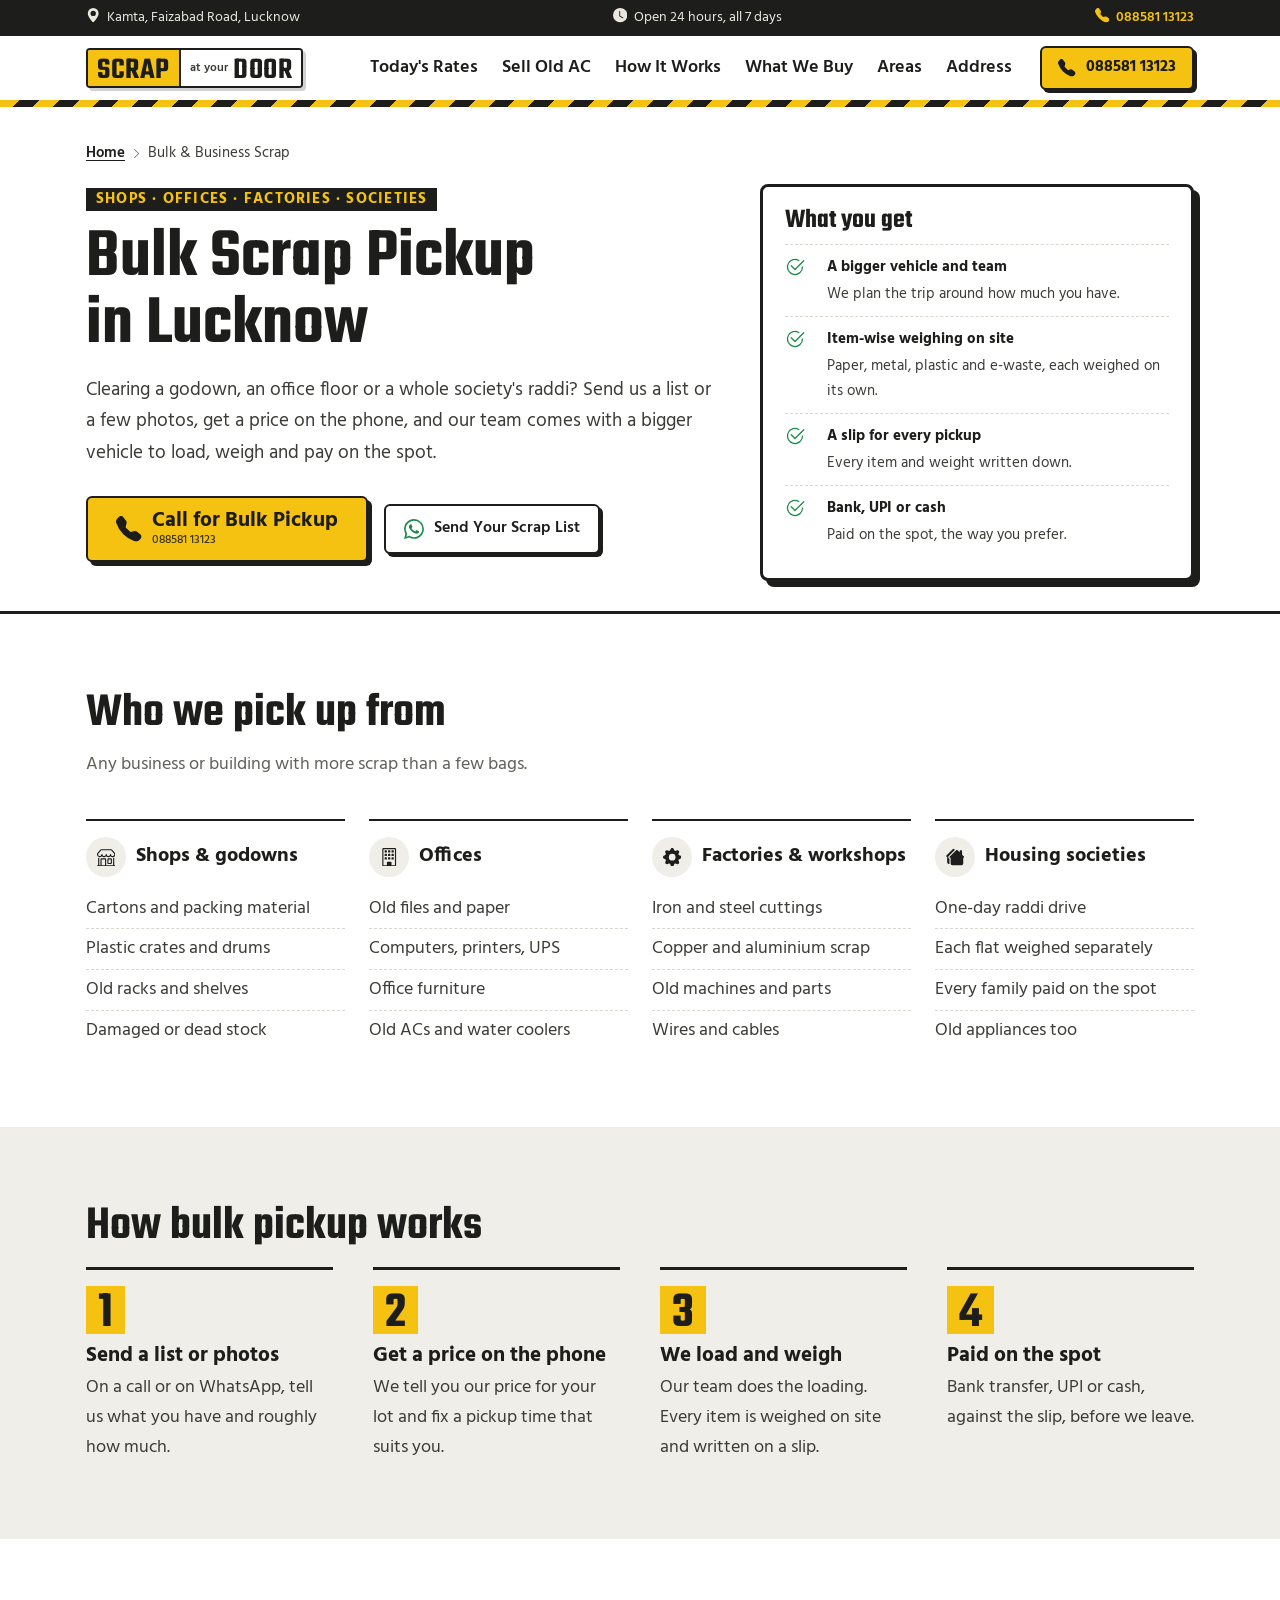
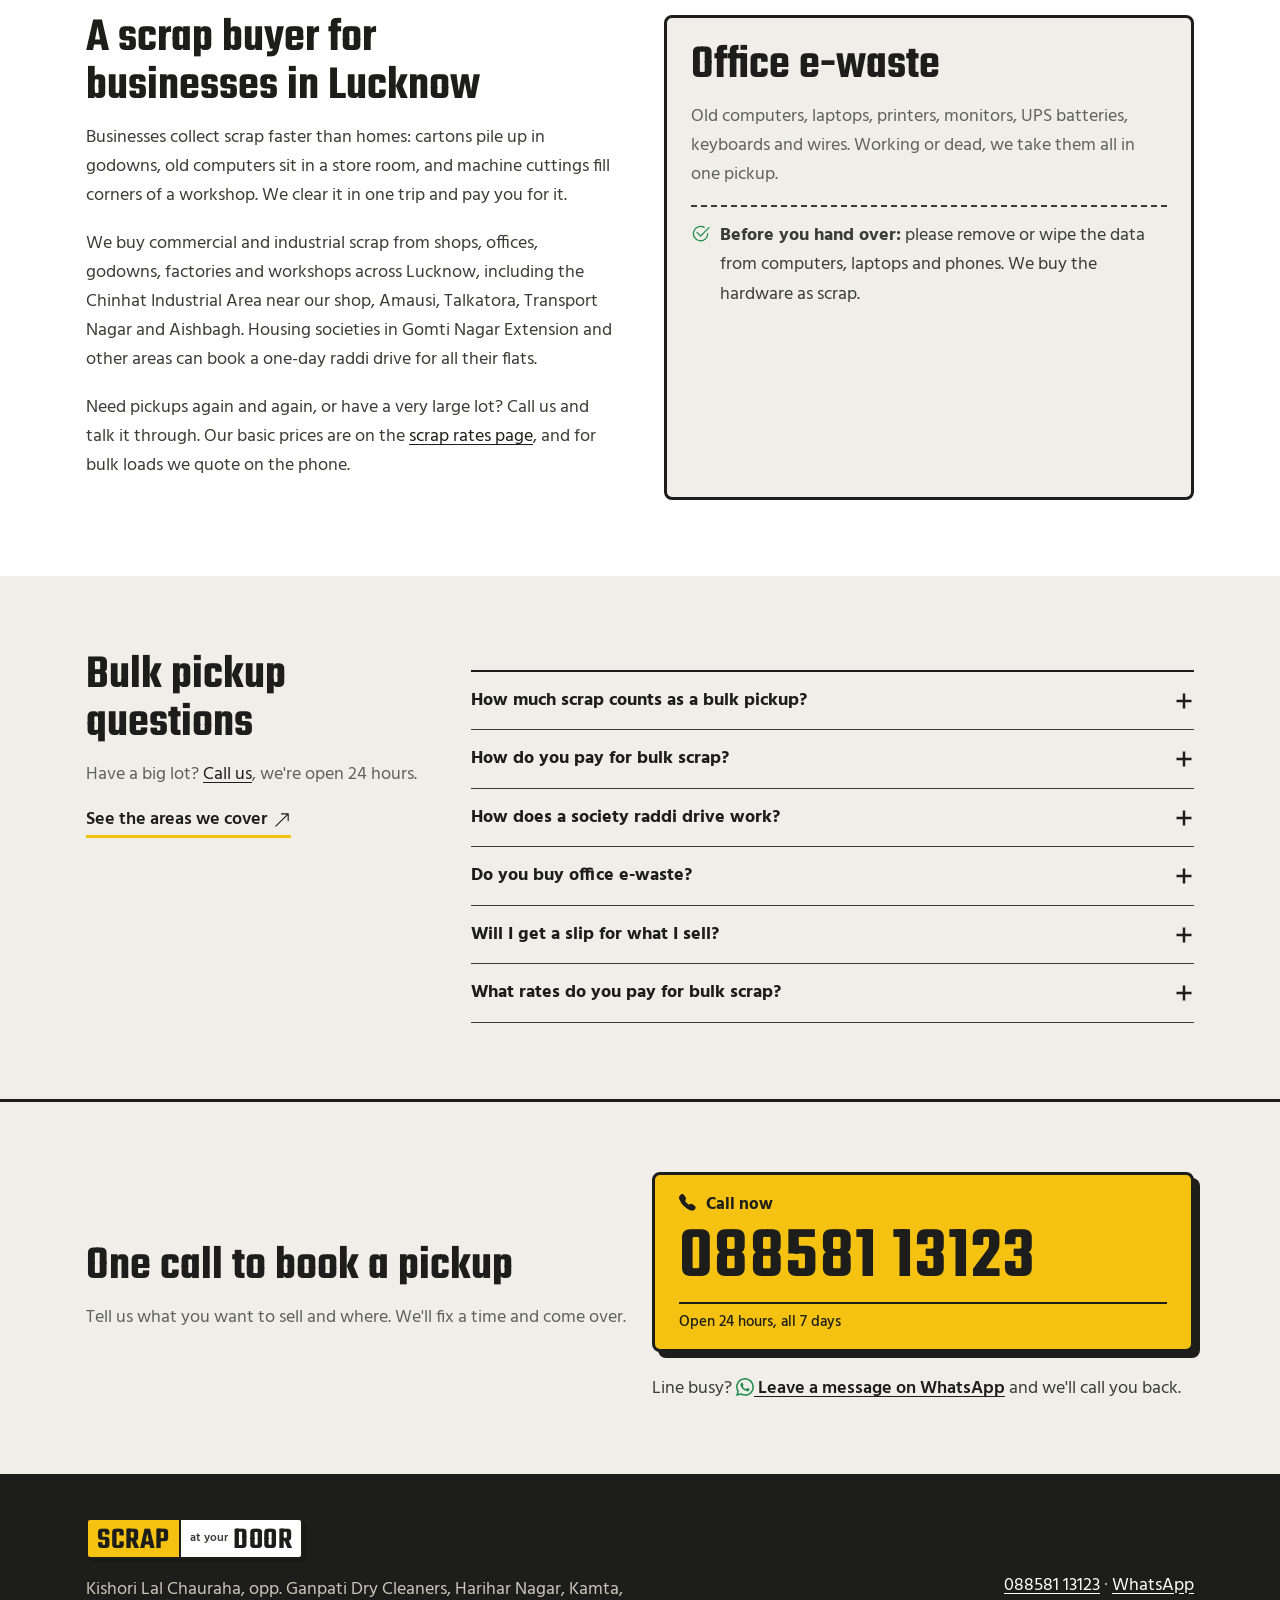
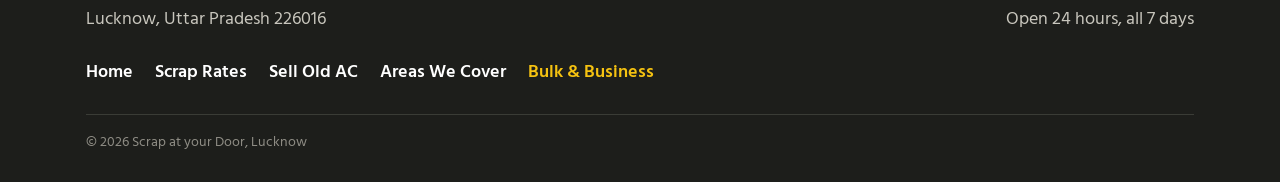
<file: bulk-scrap-pickup-lucknow/index.html>
<!doctype html>
<html lang="en-IN">
<head>
<meta charset="utf-8">
<meta name="viewport" content="width=device-width, initial-scale=1, viewport-fit=cover">
<title>Bulk Scrap Buyer in Lucknow – Office, Factory &amp; Godown Scrap Pickup</title>
<meta name="description" content="Bulk scrap pickup in Lucknow for shops, offices, factories and housing societies. Item-wise weighing on site, payment by bank, UPI or cash. Call 088581 13123.">
<meta name="robots" content="index, follow, max-image-preview:large">
<link rel="canonical" href="https://scrapatyourdoor.in/bulk-scrap-pickup-lucknow/">
<meta property="og:type" content="website">
<meta property="og:site_name" content="Scrap at your Door">
<meta property="og:locale" content="en_IN">
<meta property="og:title" content="Bulk Scrap Buyer in Lucknow – Office, Factory &amp; Godown Scrap Pickup">
<meta property="og:description" content="Bulk scrap pickup in Lucknow for shops, offices, factories and housing societies. Item-wise weighing on site, payment by bank, UPI or cash. Call 088581 13123.">
<meta property="og:url" content="https://scrapatyourdoor.in/bulk-scrap-pickup-lucknow/">
<meta property="og:image" content="https://scrapatyourdoor.in/og-image.png">
<meta property="og:image:width" content="1200">
<meta property="og:image:height" content="630">
<meta property="og:image:alt" content="Scrap at your Door – online kabadiwala in Lucknow, call 088581 13123">
<meta name="twitter:card" content="summary_large_image">
<meta name="twitter:title" content="Bulk Scrap Buyer in Lucknow – Office, Factory &amp; Godown Scrap Pickup">
<meta name="twitter:description" content="Bulk scrap pickup in Lucknow for shops, offices, factories and housing societies. Item-wise weighing on site, payment by bank, UPI or cash. Call 088581 13123.">
<meta name="twitter:image" content="https://scrapatyourdoor.in/og-image.png">
<meta name="theme-color" content="#1d1e1b">
<link rel="icon" href="../favicon.svg" type="image/svg+xml">
<link rel="icon" href="../favicon-48.png" type="image/png" sizes="48x48">
<link rel="apple-touch-icon" href="../apple-touch-icon.png">
<link rel="preconnect" href="https://cdn.jsdelivr.net">
<link rel="preconnect" href="https://fonts.googleapis.com">
<link rel="preconnect" href="https://fonts.gstatic.com" crossorigin>
<link rel="stylesheet" href="https://cdn.jsdelivr.net/npm/bootstrap@5.3.3/dist/css/bootstrap.min.css">
<link rel="stylesheet" href="https://fonts.googleapis.com/css2?family=Hind:wght@400;600;700&family=Teko:wght@600&display=swap">
<link rel="stylesheet" href="https://fonts.googleapis.com/css2?family=Yatra+One&display=swap&text=Today's%20Scrap%20Rates%20Old%20AC%20Price">
<link rel="stylesheet" href="../styles.css?v=mwv23a8z">
<script type="application/ld+json">{"@context":"https://schema.org","@graph":[{"@type":"RecyclingCenter","@id":"https://scrapatyourdoor.in/#business","name":"Scrap at your Door","description":"Online kabadiwala and scrap dealer in Lucknow. Free doorstep pickup, digital weighing and instant cash or UPI payment.","url":"https://scrapatyourdoor.in/","logo":"https://scrapatyourdoor.in/logo-512.png","image":["https://scrapatyourdoor.in/og-image.png","https://scrapatyourdoor.in/logo-512.png"],"telephone":"+918858113123","priceRange":"₹","address":{"@type":"PostalAddress","streetAddress":"Kishori Lal Chauraha, opp. Ganpati Dry Cleaners, Harihar Nagar, Kamta","addressLocality":"Lucknow","addressRegion":"Uttar Pradesh","postalCode":"226016","addressCountry":"IN"},"geo":{"@type":"GeoCoordinates","latitude":26.884755,"longitude":81.0141684},"hasMap":"https://maps.app.goo.gl/ZY3jcRrd6tFN47Bf7","sameAs":["https://maps.app.goo.gl/ZY3jcRrd6tFN47Bf7"],"openingHoursSpecification":[{"@type":"OpeningHoursSpecification","dayOfWeek":["Monday","Tuesday","Wednesday","Thursday","Friday","Saturday","Sunday"],"opens":"00:00","closes":"23:59"}],"areaServed":[{"@type":"City","name":"Lucknow"},{"@type":"Place","name":"Kamta & Faizabad Road, Lucknow"},{"@type":"Place","name":"Chinhat, Lucknow"},{"@type":"Place","name":"Matiyari, Lucknow"},{"@type":"Place","name":"Gomti Nagar, Lucknow"},{"@type":"Place","name":"Gomti Nagar Extension, Lucknow"},{"@type":"Place","name":"Indira Nagar, Lucknow"},{"@type":"Place","name":"Mahanagar, Lucknow"},{"@type":"Place","name":"Aliganj, Lucknow"},{"@type":"Place","name":"Jankipuram, Lucknow"},{"@type":"Place","name":"Barabanki"}]},{"@type":"BreadcrumbList","itemListElement":[{"@type":"ListItem","position":1,"name":"Home","item":"https://scrapatyourdoor.in/"},{"@type":"ListItem","position":2,"name":"Bulk & Business Scrap","item":"https://scrapatyourdoor.in/bulk-scrap-pickup-lucknow/"}]},{"@type":"Service","name":"Bulk and business scrap pickup in Lucknow","serviceType":"Commercial and industrial scrap buyer","url":"https://scrapatyourdoor.in/bulk-scrap-pickup-lucknow/","provider":{"@id":"https://scrapatyourdoor.in/#business"},"areaServed":{"@type":"City","name":"Lucknow"},"audience":{"@type":"BusinessAudience","name":"Shops, offices, factories and housing societies"}},{"@type":"FAQPage","mainEntity":[{"@type":"Question","name":"How much scrap counts as a bulk pickup?","acceptedAnswer":{"@type":"Answer","text":"There's no fixed limit. If you have more than a few bags, like a godown, an office floor or a whole society's raddi, call us and tell us roughly what you have. We'll plan the vehicle and team for it."}},{"@type":"Question","name":"How do you pay for bulk scrap?","acceptedAnswer":{"@type":"Answer","text":"Each item is weighed on site and written on a slip. You're paid by bank transfer, UPI or cash, whichever you prefer."}},{"@type":"Question","name":"How does a society raddi drive work?","acceptedAnswer":{"@type":"Answer","text":"Pick a day with your RWA. We set up at the society, weigh each flat's raddi and scrap separately, and pay every family on the spot."}},{"@type":"Question","name":"Do you buy office e-waste?","acceptedAnswer":{"@type":"Answer","text":"Yes: old computers, laptops, printers, monitors, UPS batteries and wires. Please remove or wipe your data before you hand over any computer or phone."}},{"@type":"Question","name":"Will I get a slip for what I sell?","acceptedAnswer":{"@type":"Answer","text":"Yes. Every item is weighed and written on a slip, and the total is paid against it."}},{"@type":"Question","name":"What rates do you pay for bulk scrap?","acceptedAnswer":{"@type":"Answer","text":"Our basic rates are on the scrap rates page. For large loads, call us with a list or photos and we'll tell you the price for your lot."}}]}]}</script>
</head>
<body>
<svg xmlns="http://www.w3.org/2000/svg" class="svg-sprite" aria-hidden="true"><symbol id="bi-arrow-up-right" viewBox="0 0 16 16"><path fill-rule="evenodd" d="M14 2.5a.5.5 0 0 0-.5-.5h-6a.5.5 0 0 0 0 1h4.793L2.146 13.146a.5.5 0 0 0 .708.708L13 3.707V8.5a.5.5 0 0 0 1 0z"/></symbol><symbol id="bi-building" viewBox="0 0 16 16"><path d="M4 2.5a.5.5 0 0 1 .5-.5h1a.5.5 0 0 1 .5.5v1a.5.5 0 0 1-.5.5h-1a.5.5 0 0 1-.5-.5zm3 0a.5.5 0 0 1 .5-.5h1a.5.5 0 0 1 .5.5v1a.5.5 0 0 1-.5.5h-1a.5.5 0 0 1-.5-.5zm3.5-.5a.5.5 0 0 0-.5.5v1a.5.5 0 0 0 .5.5h1a.5.5 0 0 0 .5-.5v-1a.5.5 0 0 0-.5-.5zM4 5.5a.5.5 0 0 1 .5-.5h1a.5.5 0 0 1 .5.5v1a.5.5 0 0 1-.5.5h-1a.5.5 0 0 1-.5-.5zM7.5 5a.5.5 0 0 0-.5.5v1a.5.5 0 0 0 .5.5h1a.5.5 0 0 0 .5-.5v-1a.5.5 0 0 0-.5-.5zm2.5.5a.5.5 0 0 1 .5-.5h1a.5.5 0 0 1 .5.5v1a.5.5 0 0 1-.5.5h-1a.5.5 0 0 1-.5-.5zM4.5 8a.5.5 0 0 0-.5.5v1a.5.5 0 0 0 .5.5h1a.5.5 0 0 0 .5-.5v-1a.5.5 0 0 0-.5-.5zm2.5.5a.5.5 0 0 1 .5-.5h1a.5.5 0 0 1 .5.5v1a.5.5 0 0 1-.5.5h-1a.5.5 0 0 1-.5-.5zm3.5-.5a.5.5 0 0 0-.5.5v1a.5.5 0 0 0 .5.5h1a.5.5 0 0 0 .5-.5v-1a.5.5 0 0 0-.5-.5z"/><path d="M2 1a1 1 0 0 1 1-1h10a1 1 0 0 1 1 1v14a1 1 0 0 1-1 1H3a1 1 0 0 1-1-1zm11 0H3v14h3v-2.5a.5.5 0 0 1 .5-.5h3a.5.5 0 0 1 .5.5V15h3z"/></symbol><symbol id="bi-clock-fill" viewBox="0 0 16 16"><path d="M16 8A8 8 0 1 1 0 8a8 8 0 0 1 16 0M8 3.5a.5.5 0 0 0-1 0V9a.5.5 0 0 0 .252.434l3.5 2a.5.5 0 0 0 .496-.868L8 8.71z"/></symbol><symbol id="bi-gear-fill" viewBox="0 0 16 16"><path d="M9.405 1.05c-.413-1.4-2.397-1.4-2.81 0l-.1.34a1.464 1.464 0 0 1-2.105.872l-.31-.17c-1.283-.698-2.686.705-1.987 1.987l.169.311c.446.82.023 1.841-.872 2.105l-.34.1c-1.4.413-1.4 2.397 0 2.81l.34.1a1.464 1.464 0 0 1 .872 2.105l-.17.31c-.698 1.283.705 2.686 1.987 1.987l.311-.169a1.464 1.464 0 0 1 2.105.872l.1.34c.413 1.4 2.397 1.4 2.81 0l.1-.34a1.464 1.464 0 0 1 2.105-.872l.31.17c1.283.698 2.686-.705 1.987-1.987l-.169-.311a1.464 1.464 0 0 1 .872-2.105l.34-.1c1.4-.413 1.4-2.397 0-2.81l-.34-.1a1.464 1.464 0 0 1-.872-2.105l.17-.31c.698-1.283-.705-2.686-1.987-1.987l-.311.169a1.464 1.464 0 0 1-2.105-.872zM8 10.93a2.929 2.929 0 1 1 0-5.86 2.929 2.929 0 0 1 0 5.858z"/></symbol><symbol id="bi-geo-alt-fill" viewBox="0 0 16 16"><path d="M8 16s6-5.686 6-10A6 6 0 0 0 2 6c0 4.314 6 10 6 10m0-7a3 3 0 1 1 0-6 3 3 0 0 1 0 6"/></symbol><symbol id="bi-houses-fill" viewBox="0 0 16 16"><path d="M7.207 1a1 1 0 0 0-1.414 0L.146 6.646a.5.5 0 0 0 .708.708L1 7.207V12.5A1.5 1.5 0 0 0 2.5 14h.55a2.5 2.5 0 0 1-.05-.5V9.415a1.5 1.5 0 0 1-.56-2.475l5.353-5.354z"/><path d="M8.793 2a1 1 0 0 1 1.414 0L12 3.793V2.5a.5.5 0 0 1 .5-.5h1a.5.5 0 0 1 .5.5v3.293l1.854 1.853a.5.5 0 0 1-.708.708L15 8.207V13.5a1.5 1.5 0 0 1-1.5 1.5h-8A1.5 1.5 0 0 1 4 13.5V8.207l-.146.147a.5.5 0 1 1-.708-.708z"/></symbol><symbol id="bi-list" viewBox="0 0 16 16"><path fill-rule="evenodd" d="M2.5 12a.5.5 0 0 1 .5-.5h10a.5.5 0 0 1 0 1H3a.5.5 0 0 1-.5-.5m0-4a.5.5 0 0 1 .5-.5h10a.5.5 0 0 1 0 1H3a.5.5 0 0 1-.5-.5m0-4a.5.5 0 0 1 .5-.5h10a.5.5 0 0 1 0 1H3a.5.5 0 0 1-.5-.5"/></symbol><symbol id="bi-shop" viewBox="0 0 16 16"><path d="M2.97 1.35A1 1 0 0 1 3.73 1h8.54a1 1 0 0 1 .76.35l2.609 3.044A1.5 1.5 0 0 1 16 5.37v.255a2.375 2.375 0 0 1-4.25 1.458A2.37 2.37 0 0 1 9.875 8 2.37 2.37 0 0 1 8 7.083 2.37 2.37 0 0 1 6.125 8a2.37 2.37 0 0 1-1.875-.917A2.375 2.375 0 0 1 0 5.625V5.37a1.5 1.5 0 0 1 .361-.976zm1.78 4.275a1.375 1.375 0 0 0 2.75 0 .5.5 0 0 1 1 0 1.375 1.375 0 0 0 2.75 0 .5.5 0 0 1 1 0 1.375 1.375 0 1 0 2.75 0V5.37a.5.5 0 0 0-.12-.325L12.27 2H3.73L1.12 5.045A.5.5 0 0 0 1 5.37v.255a1.375 1.375 0 0 0 2.75 0 .5.5 0 0 1 1 0M1.5 8.5A.5.5 0 0 1 2 9v6h1v-5a1 1 0 0 1 1-1h3a1 1 0 0 1 1 1v5h6V9a.5.5 0 0 1 1 0v6h.5a.5.5 0 0 1 0 1H.5a.5.5 0 0 1 0-1H1V9a.5.5 0 0 1 .5-.5M4 15h3v-5H4zm5-5a1 1 0 0 1 1-1h2a1 1 0 0 1 1 1v3a1 1 0 0 1-1 1h-2a1 1 0 0 1-1-1zm3 0h-2v3h2z"/></symbol><symbol id="bi-star-fill" viewBox="0 0 16 16"><path d="M3.612 15.443c-.386.198-.824-.149-.746-.592l.83-4.73L.173 6.765c-.329-.314-.158-.888.283-.95l4.898-.696L7.538.792c.197-.39.73-.39.927 0l2.184 4.327 4.898.696c.441.062.612.636.282.95l-3.522 3.356.83 4.73c.078.443-.36.79-.746.592L8 13.187l-4.389 2.256z"/></symbol><symbol id="bi-telephone-fill" viewBox="0 0 16 16"><path fill-rule="evenodd" d="M1.885.511a1.745 1.745 0 0 1 2.61.163L6.29 2.98c.329.423.445.974.315 1.494l-.547 2.19a.68.68 0 0 0 .178.643l2.457 2.457a.68.68 0 0 0 .644.178l2.189-.547a1.75 1.75 0 0 1 1.494.315l2.306 1.794c.829.645.905 1.87.163 2.611l-1.034 1.034c-.74.74-1.846 1.065-2.877.702a18.6 18.6 0 0 1-7.01-4.42 18.6 18.6 0 0 1-4.42-7.009c-.362-1.03-.037-2.137.703-2.877z"/></symbol><symbol id="bi-whatsapp" viewBox="0 0 16 16"><path d="M13.601 2.326A7.85 7.85 0 0 0 7.994 0C3.627 0 .068 3.558.064 7.926c0 1.399.366 2.76 1.057 3.965L0 16l4.204-1.102a7.9 7.9 0 0 0 3.79.965h.004c4.368 0 7.926-3.558 7.93-7.93A7.9 7.9 0 0 0 13.6 2.326zM7.994 14.521a6.6 6.6 0 0 1-3.356-.92l-.24-.144-2.494.654.666-2.433-.156-.251a6.56 6.56 0 0 1-1.007-3.505c0-3.626 2.957-6.584 6.591-6.584a6.56 6.56 0 0 1 4.66 1.931 6.56 6.56 0 0 1 1.928 4.66c-.004 3.639-2.961 6.592-6.592 6.592m3.615-4.934c-.197-.099-1.17-.578-1.353-.646-.182-.065-.315-.099-.445.099-.133.197-.513.646-.627.775-.114.133-.232.148-.43.05-.197-.1-.836-.308-1.592-.985-.59-.525-.985-1.175-1.103-1.372-.114-.198-.011-.304.088-.403.087-.088.197-.232.296-.346.1-.114.133-.198.198-.33.065-.134.034-.248-.015-.347-.05-.099-.445-1.076-.612-1.47-.16-.389-.323-.335-.445-.34-.114-.007-.247-.007-.38-.007a.73.73 0 0 0-.529.247c-.182.198-.691.677-.691 1.654s.71 1.916.81 2.049c.098.133 1.394 2.132 3.383 2.992.47.205.84.326 1.129.418.475.152.904.129 1.246.08.38-.058 1.171-.48 1.338-.943.164-.464.164-.86.114-.943-.049-.084-.182-.133-.38-.232"/></symbol><symbol id="bi-laptop" viewBox="0 0 16 16"><path d="M13.5 3a.5.5 0 0 1 .5.5V11H2V3.5a.5.5 0 0 1 .5-.5zm-11-1A1.5 1.5 0 0 0 1 3.5V12h14V3.5A1.5 1.5 0 0 0 13.5 2zM0 12.5h16a1.5 1.5 0 0 1-1.5 1.5h-13A1.5 1.5 0 0 1 0 12.5"/></symbol><symbol id="bi-newspaper" viewBox="0 0 16 16"><path d="M0 2.5A1.5 1.5 0 0 1 1.5 1h11A1.5 1.5 0 0 1 14 2.5v10.528c0 .3-.05.654-.238.972h.738a.5.5 0 0 0 .5-.5v-9a.5.5 0 0 1 1 0v9a1.5 1.5 0 0 1-1.5 1.5H1.497A1.497 1.497 0 0 1 0 13.5zM12 14c.37 0 .654-.211.853-.441.092-.106.147-.279.147-.531V2.5a.5.5 0 0 0-.5-.5h-11a.5.5 0 0 0-.5.5v11c0 .278.223.5.497.5z"/><path d="M2 3h10v2H2zm0 3h4v3H2zm0 4h4v1H2zm0 2h4v1H2zm5-6h2v1H7zm3 0h2v1h-2zM7 8h2v1H7zm3 0h2v1h-2zm-3 2h2v1H7zm3 0h2v1h-2zm-3 2h2v1H7zm3 0h2v1h-2z"/></symbol><symbol id="bi-nut-fill" viewBox="0 0 16 16"><path d="M4.58 1a1 1 0 0 0-.868.504l-3.428 6a1 1 0 0 0 0 .992l3.428 6A1 1 0 0 0 4.58 15h6.84a1 1 0 0 0 .868-.504l3.429-6a1 1 0 0 0 0-.992l-3.429-6A1 1 0 0 0 11.42 1zm5.018 9.696a3 3 0 1 1-3-5.196 3 3 0 0 1 3 5.196"/></symbol><symbol id="bi-recycle" viewBox="0 0 16 16"><path d="M9.302 1.256a1.5 1.5 0 0 0-2.604 0l-1.704 2.98a.5.5 0 0 0 .869.497l1.703-2.981a.5.5 0 0 1 .868 0l2.54 4.444-1.256-.337a.5.5 0 1 0-.26.966l2.415.647a.5.5 0 0 0 .613-.353l.647-2.415a.5.5 0 1 0-.966-.259l-.333 1.242zM2.973 7.773l-1.255.337a.5.5 0 1 1-.26-.966l2.416-.647a.5.5 0 0 1 .612.353l.647 2.415a.5.5 0 0 1-.966.259l-.333-1.242-2.545 4.454a.5.5 0 0 0 .434.748H5a.5.5 0 0 1 0 1H1.723A1.5 1.5 0 0 1 .421 12.24zm10.89 1.463a.5.5 0 1 0-.868.496l1.716 3.004a.5.5 0 0 1-.434.748h-5.57l.647-.646a.5.5 0 1 0-.708-.707l-1.5 1.5a.5.5 0 0 0 0 .707l1.5 1.5a.5.5 0 1 0 .708-.707l-.647-.647h5.57a1.5 1.5 0 0 0 1.302-2.244z"/></symbol><symbol id="bi-snow2" viewBox="0 0 16 16"><path d="M8 16a.5.5 0 0 1-.5-.5v-1.293l-.646.647a.5.5 0 0 1-.707-.708L7.5 12.793v-1.086l-.646.647a.5.5 0 0 1-.707-.708L7.5 10.293V8.866l-1.236.713-.495 1.85a.5.5 0 1 1-.966-.26l.237-.882-.94.542-.496 1.85a.5.5 0 1 1-.966-.26l.237-.882-1.12.646a.5.5 0 0 1-.5-.866l1.12-.646-.884-.237a.5.5 0 1 1 .26-.966l1.848.495.94-.542-.882-.237a.5.5 0 1 1 .258-.966l1.85.495L7 8l-1.236-.713-1.849.495a.5.5 0 1 1-.258-.966l.883-.237-.94-.542-1.85.495a.5.5 0 0 1-.258-.966l.883-.237-1.12-.646a.5.5 0 1 1 .5-.866l1.12.646-.237-.883a.5.5 0 0 1 .966-.258l.495 1.849.94.542-.236-.883a.5.5 0 0 1 .966-.258l.495 1.849 1.236.713V5.707L6.147 4.354a.5.5 0 1 1 .707-.708l.646.647V3.207L6.147 1.854a.5.5 0 1 1 .707-.708l.646.647V.5a.5.5 0 0 1 1 0v1.293l.647-.647a.5.5 0 1 1 .707.708L8.5 3.207v1.086l.647-.647a.5.5 0 1 1 .707.708L8.5 5.707v1.427l1.236-.713.495-1.85a.5.5 0 1 1 .966.26l-.236.882.94-.542.495-1.85a.5.5 0 1 1 .966.26l-.236.882 1.12-.646a.5.5 0 0 1 .5.866l-1.12.646.883.237a.5.5 0 1 1-.26.966l-1.848-.495-.94.542.883.237a.5.5 0 1 1-.26.966l-1.848-.495L9 8l1.236.713 1.849-.495a.5.5 0 0 1 .259.966l-.883.237.94.542 1.849-.495a.5.5 0 0 1 .259.966l-.883.237 1.12.646a.5.5 0 0 1-.5.866l-1.12-.646.236.883a.5.5 0 1 1-.966.258l-.495-1.849-.94-.542.236.883a.5.5 0 0 1-.966.258L9.736 9.58 8.5 8.866v1.427l1.354 1.353a.5.5 0 0 1-.707.708l-.647-.647v1.086l1.354 1.353a.5.5 0 0 1-.707.708l-.647-.647V15.5a.5.5 0 0 1-.5.5"/></symbol><symbol id="bi-droplet-half" viewBox="0 0 16 16"><path fill-rule="evenodd" d="M7.21.8C7.69.295 8 0 8 0q.164.544.371 1.038c.812 1.946 2.073 3.35 3.197 4.6C12.878 7.096 14 8.345 14 10a6 6 0 0 1-12 0C2 6.668 5.58 2.517 7.21.8m.413 1.021A31 31 0 0 0 5.794 3.99c-.726.95-1.436 2.008-1.96 3.07C3.304 8.133 3 9.138 3 10c0 0 2.5 1.5 5 .5s5-.5 5-.5c0-1.201-.796-2.157-2.181-3.7l-.03-.032C9.75 5.11 8.5 3.72 7.623 1.82z"/><path fill-rule="evenodd" d="M4.553 7.776c.82-1.641 1.717-2.753 2.093-3.13l.708.708c-.29.29-1.128 1.311-1.907 2.87z"/></symbol><symbol id="bi-layers-fill" viewBox="0 0 16 16"><path d="M7.765 1.559a.5.5 0 0 1 .47 0l7.5 4a.5.5 0 0 1 0 .882l-7.5 4a.5.5 0 0 1-.47 0l-7.5-4a.5.5 0 0 1 0-.882z"/><path d="m2.125 8.567-1.86.992a.5.5 0 0 0 0 .882l7.5 4a.5.5 0 0 0 .47 0l7.5-4a.5.5 0 0 0 0-.882l-1.86-.992-5.17 2.756a1.5 1.5 0 0 1-1.41 0z"/></symbol><symbol id="bi-scissors" viewBox="0 0 16 16"><path d="M3.5 3.5c-.614-.884-.074-1.962.858-2.5L8 7.226 11.642 1c.932.538 1.472 1.616.858 2.5L8.81 8.61l1.556 2.661a2.5 2.5 0 1 1-.794.637L8 9.73l-1.572 2.177a2.5 2.5 0 1 1-.794-.637L7.19 8.61zm2.5 10a1.5 1.5 0 1 0-3 0 1.5 1.5 0 0 0 3 0m7 0a1.5 1.5 0 1 0-3 0 1.5 1.5 0 0 0 3 0"/></symbol><symbol id="bi-telephone-outbound-fill" viewBox="0 0 16 16"><path fill-rule="evenodd" d="M1.885.511a1.745 1.745 0 0 1 2.61.163L6.29 2.98c.329.423.445.974.315 1.494l-.547 2.19a.68.68 0 0 0 .178.643l2.457 2.457a.68.68 0 0 0 .644.178l2.189-.547a1.75 1.75 0 0 1 1.494.315l2.306 1.794c.829.645.905 1.87.163 2.611l-1.034 1.034c-.74.74-1.846 1.065-2.877.702a18.6 18.6 0 0 1-7.01-4.42 18.6 18.6 0 0 1-4.42-7.009c-.362-1.03-.037-2.137.703-2.877zM11 .5a.5.5 0 0 1 .5-.5h4a.5.5 0 0 1 .5.5v4a.5.5 0 0 1-1 0V1.707l-4.146 4.147a.5.5 0 0 1-.708-.708L14.293 1H11.5a.5.5 0 0 1-.5-.5"/></symbol><symbol id="bi-check2-circle" viewBox="0 0 16 16"><path d="M2.5 8a5.5 5.5 0 0 1 8.25-4.764.5.5 0 0 0 .5-.866A6.5 6.5 0 1 0 14.5 8a.5.5 0 0 0-1 0 5.5 5.5 0 1 1-11 0"/><path d="M15.354 3.354a.5.5 0 0 0-.708-.708L8 9.293 5.354 6.646a.5.5 0 1 0-.708.708l3 3a.5.5 0 0 0 .708 0z"/></symbol><symbol id="bi-tools" viewBox="0 0 16 16"><path d="M1 0 0 1l2.2 3.081a1 1 0 0 0 .815.419h.07a1 1 0 0 1 .708.293l2.675 2.675-2.617 2.654A3.003 3.003 0 0 0 0 13a3 3 0 1 0 5.878-.851l2.654-2.617.968.968-.305.914a1 1 0 0 0 .242 1.023l3.27 3.27a.997.997 0 0 0 1.414 0l1.586-1.586a.997.997 0 0 0 0-1.414l-3.27-3.27a1 1 0 0 0-1.023-.242L10.5 9.5l-.96-.96 2.68-2.643A3.005 3.005 0 0 0 16 3q0-.405-.102-.777l-2.14 2.141L12 4l-.364-1.757L13.777.102a3 3 0 0 0-3.675 3.68L7.462 6.46 4.793 3.793a1 1 0 0 1-.293-.707v-.071a1 1 0 0 0-.419-.814zm9.646 10.646a.5.5 0 0 1 .708 0l2.914 2.915a.5.5 0 0 1-.707.707l-2.915-2.914a.5.5 0 0 1 0-.708M3 11l.471.242.529.026.287.445.445.287.026.529L5 13l-.242.471-.026.529-.445.287-.287.445-.529.026L3 15l-.471-.242L2 14.732l-.287-.445L1.268 14l-.026-.529L1 13l.242-.471.026-.529.445-.287.287-.445.529-.026z"/></symbol><symbol id="bi-camera-fill" viewBox="0 0 16 16"><path d="M10.5 8.5a2.5 2.5 0 1 1-5 0 2.5 2.5 0 0 1 5 0"/><path d="M2 4a2 2 0 0 0-2 2v6a2 2 0 0 0 2 2h12a2 2 0 0 0 2-2V6a2 2 0 0 0-2-2h-1.172a2 2 0 0 1-1.414-.586l-.828-.828A2 2 0 0 0 9.172 2H6.828a2 2 0 0 0-1.414.586l-.828.828A2 2 0 0 1 3.172 4zm.5 2a.5.5 0 1 1 0-1 .5.5 0 0 1 0 1m9 2.5a3.5 3.5 0 1 1-7 0 3.5 3.5 0 0 1 7 0"/></symbol><symbol id="bi-chevron-right" viewBox="0 0 16 16"><path fill-rule="evenodd" d="M4.646 1.646a.5.5 0 0 1 .708 0l6 6a.5.5 0 0 1 0 .708l-6 6a.5.5 0 0 1-.708-.708L10.293 8 4.646 2.354a.5.5 0 0 1 0-.708"/></symbol></svg>
<div class="topline"><div class="container d-flex justify-content-between align-items-center gap-3">
  <span><svg class="bi bi-geo-alt-fill" aria-hidden="true" focusable="false"><use href="#bi-geo-alt-fill"/></svg> Kamta, Faizabad Road, Lucknow</span>
  <span class="d-none d-md-inline"><svg class="bi bi-clock-fill" aria-hidden="true" focusable="false"><use href="#bi-clock-fill"/></svg> Open 24 hours, all 7 days</span>
  <a href="tel:+918858113123"><svg class="bi bi-telephone-fill" aria-hidden="true" focusable="false"><use href="#bi-telephone-fill"/></svg> 088581 13123</a>
</div></div>
<nav class="navbar navbar-expand-lg site-nav" id="top">
  <div class="container">
    <a class="wordmark navbar-brand" href="../" aria-label="Scrap at your Door – home"><span class="wm-a">Scrap</span><span class="wm-b"><small>at your</small>Door</span></a>
    <button class="navbar-toggler" type="button" data-bs-toggle="collapse" data-bs-target="#mainNav" aria-controls="mainNav" aria-expanded="false" aria-label="Open menu"><svg class="bi bi-list" aria-hidden="true" focusable="false"><use href="#bi-list"/></svg><span>Menu</span></button>
    <div class="collapse navbar-collapse" id="mainNav">
      <ul class="navbar-nav ms-auto"><li class="nav-item"><a class="nav-link" href="../scrap-rate-lucknow/">Today's Rates</a></li><li class="nav-item"><a class="nav-link" href="../sell-old-ac-lucknow/">Sell Old AC</a></li><li class="nav-item"><a class="nav-link" href="../#how">How It Works</a></li><li class="nav-item"><a class="nav-link" href="../#buy">What We Buy</a></li><li class="nav-item"><a class="nav-link" href="../kabadiwala-near-me-lucknow/">Areas</a></li><li class="nav-item"><a class="nav-link" href="../#contact">Address</a></li></ul>
      <a class="btn-sign btn-nav d-none d-lg-inline-flex" href="tel:+918858113123"><svg class="bi bi-telephone-fill" aria-hidden="true" focusable="false"><use href="#bi-telephone-fill"/></svg> 088581 13123</a>
    </div>
  </div>
</nav>
<div class="stripe" aria-hidden="true"></div>
<main>

<section class="page-hero">
  <div class="container">
    <nav class="crumbs" aria-label="Breadcrumb"><ol><li><a href="../">Home</a><svg class="bi bi-chevron-right" aria-hidden="true" focusable="false"><use href="#bi-chevron-right"/></svg></li><li aria-current="page">Bulk &amp; Business Scrap</li></ol></nav>
    <div class="row g-5 align-items-center">
      <div class="col-lg-7">
        <h1><span class="h1-en">Shops · Offices · Factories · Societies</span>Bulk Scrap Pickup in Lucknow</h1>
        <p class="hero-text">Clearing a godown, an office floor or a whole society's raddi? Send us a list or a few photos, get a price on the phone, and our team comes with a bigger vehicle to load, weigh and pay on the spot.</p>
        <div class="hero-actions">
          <a class="btn-sign btn-call-xl" href="tel:+918858113123"><svg class="bi bi-telephone-fill" aria-hidden="true" focusable="false"><use href="#bi-telephone-fill"/></svg><span>Call for Bulk Pickup<small>088581 13123</small></span></a>
          <a class="btn-sign btn-wa-2" href="https://wa.me/918858113123?text=Hi%2C%20I%20have%20bulk%20scrap%20at%20my%20shop%2Foffice%2Fsociety.%20I%20want%20to%20talk%20about%20a%20pickup." target="_blank" rel="noopener"><svg class="bi bi-whatsapp" aria-hidden="true" focusable="false"><use href="#bi-whatsapp"/></svg><span>Send Your Scrap List</span></a>
        </div>
      </div>
      <div class="col-lg-5">
        <div class="zones zones-check">
          <h2 class="zones-title">What you get</h2>
          <div class="zone"><b><svg class="bi bi-check2-circle" aria-hidden="true" focusable="false"><use href="#bi-check2-circle"/></svg></b><span>A bigger vehicle and team</span><small>We plan the trip around how much you have.</small></div>
          <div class="zone"><b><svg class="bi bi-check2-circle" aria-hidden="true" focusable="false"><use href="#bi-check2-circle"/></svg></b><span>Item-wise weighing on site</span><small>Paper, metal, plastic and e-waste, each weighed on its own.</small></div>
          <div class="zone"><b><svg class="bi bi-check2-circle" aria-hidden="true" focusable="false"><use href="#bi-check2-circle"/></svg></b><span>A slip for every pickup</span><small>Every item and weight written down.</small></div>
          <div class="zone"><b><svg class="bi bi-check2-circle" aria-hidden="true" focusable="false"><use href="#bi-check2-circle"/></svg></b><span>Bank, UPI or cash</span><small>Paid on the spot, the way you prefer.</small></div>
        </div>
      </div>
    </div>
  </div>
</section>

<section class="sec">
  <div class="container">
    <h2 class="sec-h">Who we pick up from</h2>
    <p class="sec-lead">Any business or building with more scrap than a few bags.</p>
    <div class="row row-cols-1 row-cols-sm-2 row-cols-xl-4 g-4 mt-1">
      <div class="col"><div class="group">
        <h3><span class="g-ic"><svg class="bi bi-shop" aria-hidden="true" focusable="false"><use href="#bi-shop"/></svg></span><span>Shops &amp; godowns</span></h3>
        <ul><li>Cartons and packing material</li><li>Plastic crates and drums</li><li>Old racks and shelves</li><li>Damaged or dead stock</li></ul>
      </div></div><div class="col"><div class="group">
        <h3><span class="g-ic"><svg class="bi bi-building" aria-hidden="true" focusable="false"><use href="#bi-building"/></svg></span><span>Offices</span></h3>
        <ul><li>Old files and paper</li><li>Computers, printers, UPS</li><li>Office furniture</li><li>Old ACs and water coolers</li></ul>
      </div></div><div class="col"><div class="group">
        <h3><span class="g-ic"><svg class="bi bi-gear-fill" aria-hidden="true" focusable="false"><use href="#bi-gear-fill"/></svg></span><span>Factories &amp; workshops</span></h3>
        <ul><li>Iron and steel cuttings</li><li>Copper and aluminium scrap</li><li>Old machines and parts</li><li>Wires and cables</li></ul>
      </div></div><div class="col"><div class="group">
        <h3><span class="g-ic"><svg class="bi bi-houses-fill" aria-hidden="true" focusable="false"><use href="#bi-houses-fill"/></svg></span><span>Housing societies</span></h3>
        <ul><li>One-day raddi drive</li><li>Each flat weighed separately</li><li>Every family paid on the spot</li><li>Old appliances too</li></ul>
      </div></div>
    </div>
  </div>
</section>

<section class="sec sec-stone">
  <div class="container">
    <h2 class="sec-h">How bulk pickup works</h2>
    <ol class="steps steps-4 mt-3">
      <li><span class="step-n">1</span><h3>Send a list or photos</h3><p>On a call or on WhatsApp, tell us what you have and roughly how much.</p></li>
      <li><span class="step-n">2</span><h3>Get a price on the phone</h3><p>We tell you our price for your lot and fix a pickup time that suits you.</p></li>
      <li><span class="step-n">3</span><h3>We load and weigh</h3><p>Our team does the loading. Every item is weighed on site and written on a slip.</p></li>
      <li><span class="step-n">4</span><h3>Paid on the spot</h3><p>Bank transfer, UPI or cash, against the slip, before we leave.</p></li>
    </ol>
  </div>
</section>

<section class="sec">
  <div class="container">
    <div class="row g-5">
      <div class="col-lg-6 about-text">
        <h2 class="sec-h">A scrap buyer for businesses in Lucknow</h2>
        <p>Businesses collect scrap faster than homes: cartons pile up in godowns, old computers sit in a store room, and machine cuttings fill corners of a workshop. We clear it in one trip and pay you for it.</p>
        <p>We buy commercial and industrial scrap from shops, offices, godowns, factories and workshops across Lucknow, including the Chinhat Industrial Area near our shop, Amausi, Talkatora, Transport Nagar and Aishbagh. Housing societies in Gomti Nagar Extension and other areas can book a one-day raddi drive for all their flats.</p>
        <p>Need pickups again and again, or have a very large lot? Call us and talk it through. Our basic prices are on the <a href="../scrap-rate-lucknow/">scrap rates page</a>, and for bulk loads we quote on the phone.</p>
      </div>
      <div class="col-lg-6">
        <div class="ewaste">
          <h2 class="sec-h">Office e-waste</h2>
          <p class="sec-lead">Old computers, laptops, printers, monitors, UPS batteries, keyboards and wires. Working or dead, we take them all in one pickup.</p>
          <p class="ewaste-note"><svg class="bi bi-check2-circle" aria-hidden="true" focusable="false"><use href="#bi-check2-circle"/></svg> <span><b>Before you hand over:</b> please remove or wipe the data from computers, laptops and phones. We buy the hardware as scrap.</span></p>
        </div>
      </div>
    </div>
  </div>
</section>

<section class="sec sec-stone" id="faq-sec">
  <div class="container">
    <div class="row g-5">
      <div class="col-lg-4">
        <h2 class="sec-h">Bulk pickup questions</h2>
        <p class="sec-lead">Have a big lot? <a href="tel:+918858113123">Call us</a>, we're open 24 hours.</p>
        <p class="mt-3"><a class="text-link" href="../kabadiwala-near-me-lucknow/">See the areas we cover <svg class="bi bi-arrow-up-right" aria-hidden="true" focusable="false"><use href="#bi-arrow-up-right"/></svg></a></p>
      </div>
      <div class="col-lg-8"><div class="accordion faq" id="bfaq">
  <div class="accordion-item"><h3 class="accordion-header"><button class="accordion-button collapsed" type="button" data-bs-toggle="collapse" data-bs-target="#bfaq-0" aria-expanded="false" aria-controls="bfaq-0">How much scrap counts as a bulk pickup?</button></h3><div id="bfaq-0" class="accordion-collapse collapse" data-bs-parent="#bfaq"><div class="accordion-body">There's no fixed limit. If you have more than a few bags, like a godown, an office floor or a whole society's raddi, call us and tell us roughly what you have. We'll plan the vehicle and team for it.</div></div></div><div class="accordion-item"><h3 class="accordion-header"><button class="accordion-button collapsed" type="button" data-bs-toggle="collapse" data-bs-target="#bfaq-1" aria-expanded="false" aria-controls="bfaq-1">How do you pay for bulk scrap?</button></h3><div id="bfaq-1" class="accordion-collapse collapse" data-bs-parent="#bfaq"><div class="accordion-body">Each item is weighed on site and written on a slip. You're paid by bank transfer, UPI or cash, whichever you prefer.</div></div></div><div class="accordion-item"><h3 class="accordion-header"><button class="accordion-button collapsed" type="button" data-bs-toggle="collapse" data-bs-target="#bfaq-2" aria-expanded="false" aria-controls="bfaq-2">How does a society raddi drive work?</button></h3><div id="bfaq-2" class="accordion-collapse collapse" data-bs-parent="#bfaq"><div class="accordion-body">Pick a day with your RWA. We set up at the society, weigh each flat's raddi and scrap separately, and pay every family on the spot.</div></div></div><div class="accordion-item"><h3 class="accordion-header"><button class="accordion-button collapsed" type="button" data-bs-toggle="collapse" data-bs-target="#bfaq-3" aria-expanded="false" aria-controls="bfaq-3">Do you buy office e-waste?</button></h3><div id="bfaq-3" class="accordion-collapse collapse" data-bs-parent="#bfaq"><div class="accordion-body">Yes: old computers, laptops, printers, monitors, UPS batteries and wires. Please remove or wipe your data before you hand over any computer or phone.</div></div></div><div class="accordion-item"><h3 class="accordion-header"><button class="accordion-button collapsed" type="button" data-bs-toggle="collapse" data-bs-target="#bfaq-4" aria-expanded="false" aria-controls="bfaq-4">Will I get a slip for what I sell?</button></h3><div id="bfaq-4" class="accordion-collapse collapse" data-bs-parent="#bfaq"><div class="accordion-body">Yes. Every item is weighed and written on a slip, and the total is paid against it.</div></div></div><div class="accordion-item"><h3 class="accordion-header"><button class="accordion-button collapsed" type="button" data-bs-toggle="collapse" data-bs-target="#bfaq-5" aria-expanded="false" aria-controls="bfaq-5">What rates do you pay for bulk scrap?</button></h3><div id="bfaq-5" class="accordion-collapse collapse" data-bs-parent="#bfaq"><div class="accordion-body">Our basic rates are on the scrap rates page. For large loads, call us with a list or photos and we'll tell you the price for your lot.</div></div></div>
</div></div>
    </div>
  </div>
</section>

<section class="call-sec" id="call">
  <div class="container">
    <div class="row g-4 align-items-center">
      <div class="col-lg-6">
        <h2 class="sec-h">One call to book a pickup</h2>
        <p class="sec-lead mb-0">Tell us what you want to sell and where. We'll fix a time and come over.</p>
      </div>
      <div class="col-lg-6">
        <a class="call-plate" href="tel:+918858113123" aria-label="Call 088581 13123">
          <span class="call-plate-label"><svg class="bi bi-telephone-fill" aria-hidden="true" focusable="false"><use href="#bi-telephone-fill"/></svg> Call now</span>
          <span class="call-plate-num">088581 13123</span>
          <span class="call-plate-time">Open 24 hours, all 7 days</span>
        </a>
        <p class="call-alt">Line busy? <a href="https://wa.me/918858113123?text=Hi%2C%20I%20want%20to%20sell%20some%20scrap." target="_blank" rel="noopener"><svg class="bi bi-whatsapp" aria-hidden="true" focusable="false"><use href="#bi-whatsapp"/></svg> Leave a message on WhatsApp</a> and we'll call you back.</p>
      </div>
    </div>
  </div>
</section>
</main>
<footer class="site-foot"><div class="container">
  <div class="row g-4 align-items-end">
    <div class="col-md-6">
      <a class="wordmark" href="../" aria-label="Scrap at your Door – home"><span class="wm-a">Scrap</span><span class="wm-b"><small>at your</small>Door</span></a>
      <p class="mt-3 mb-0">Kishori Lal Chauraha, opp. Ganpati Dry Cleaners, Harihar Nagar, Kamta, Lucknow, Uttar Pradesh 226016</p>
    </div>
    <div class="col-md-6 text-md-end">
      <p class="mb-1"><a href="tel:+918858113123">088581 13123</a> · <a href="https://wa.me/918858113123?text=Hi%2C%20I%20want%20to%20sell%20some%20scrap." target="_blank" rel="noopener">WhatsApp</a></p>
      <p class="mb-0">Open 24 hours, all 7 days</p>
    </div>
  </div>
  <nav class="foot-nav" aria-label="Pages"><a href="../">Home</a><a href="../scrap-rate-lucknow/">Scrap Rates</a><a href="../sell-old-ac-lucknow/">Sell Old AC</a><a href="../kabadiwala-near-me-lucknow/">Areas We Cover</a><a href="../bulk-scrap-pickup-lucknow/" aria-current="page">Bulk & Business</a></nav>
  <p class="foot-copy">© 2026 Scrap at your Door, Lucknow</p>
</div></footer>
<div class="mobile-bar d-lg-none">
  <a class="btn-sign btn-call-xl" href="tel:+918858113123"><svg class="bi bi-telephone-fill" aria-hidden="true" focusable="false"><use href="#bi-telephone-fill"/></svg> Call Now</a>
  <a class="btn-sign btn-wa-2" href="https://wa.me/918858113123?text=Hi%2C%20I%20want%20to%20sell%20some%20scrap." target="_blank" rel="noopener"><svg class="bi bi-whatsapp" aria-hidden="true" focusable="false"><use href="#bi-whatsapp"/></svg> WhatsApp</a>
</div>
<script src="https://cdn.jsdelivr.net/npm/bootstrap@5.3.3/dist/js/bootstrap.bundle.min.js" defer></script>
<script src="../site.js?v=mwv23a8z" defer></script>
</body>
</html>
</file>
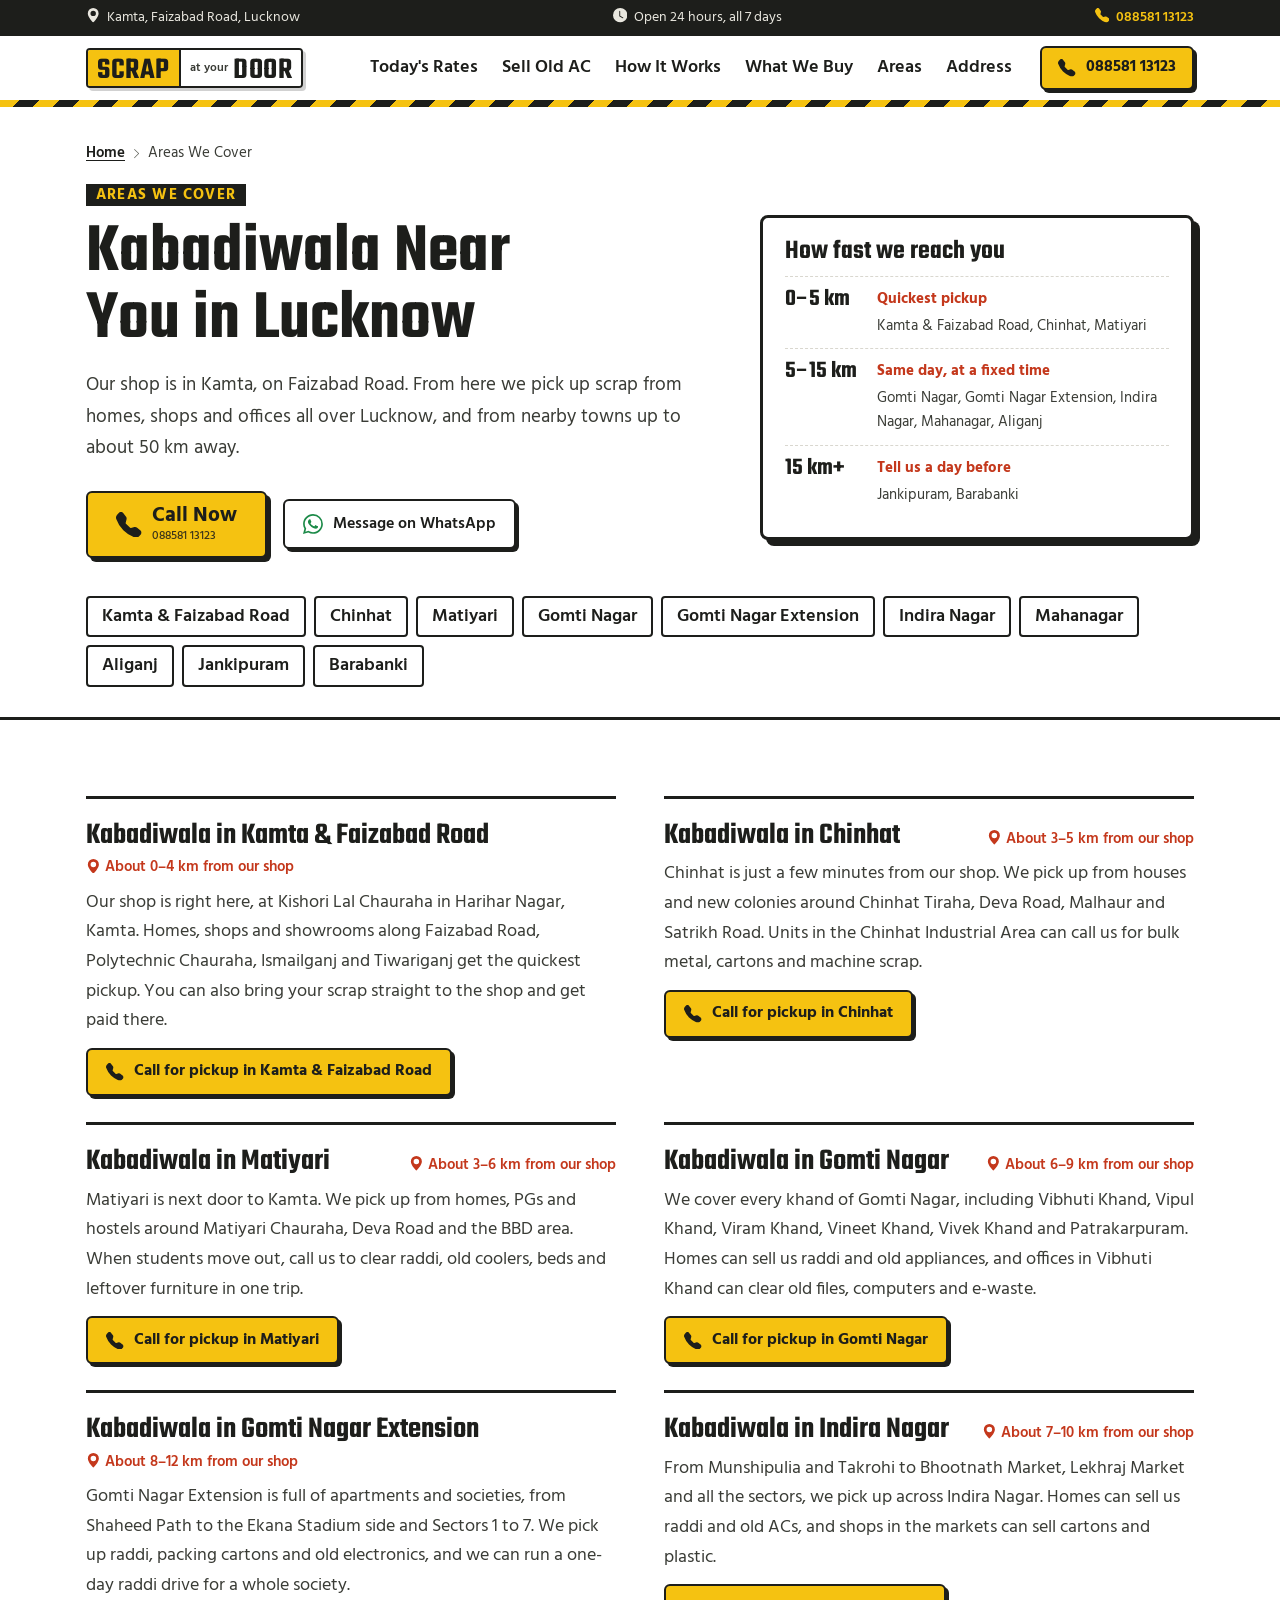
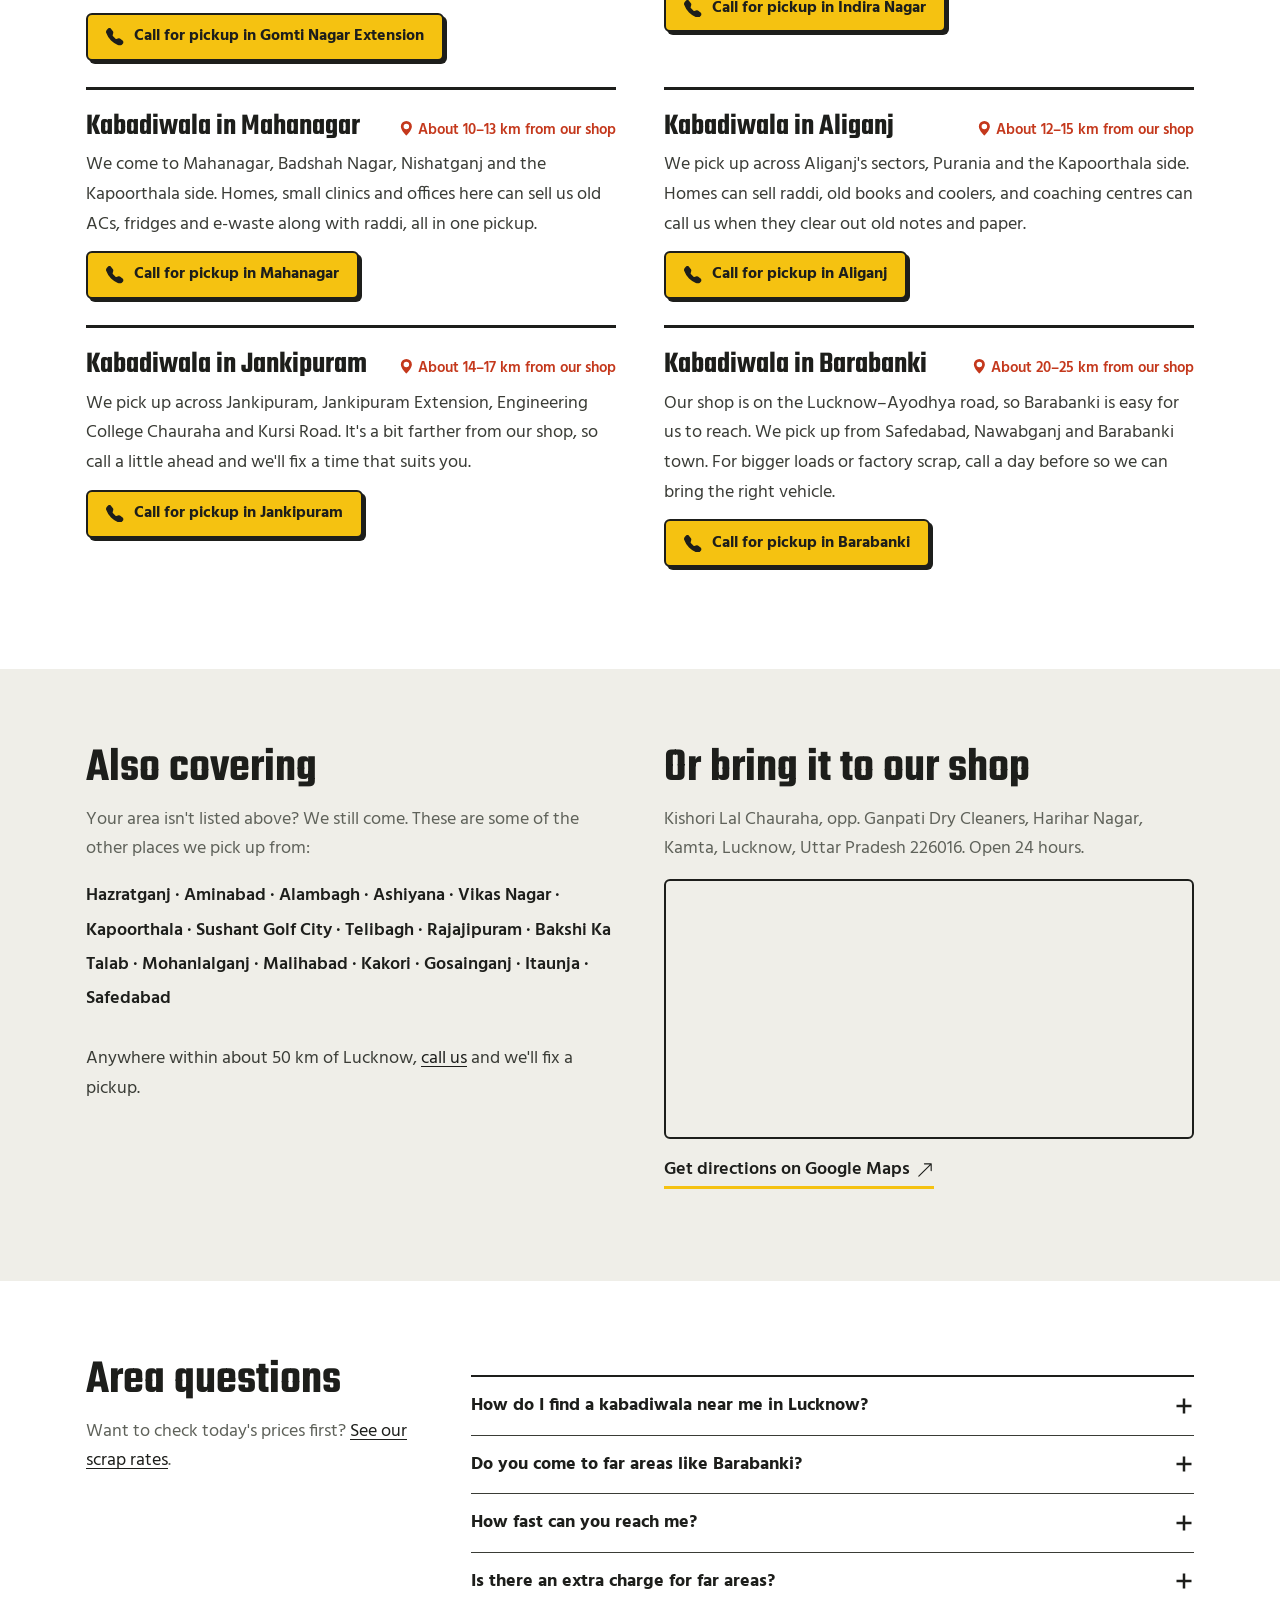
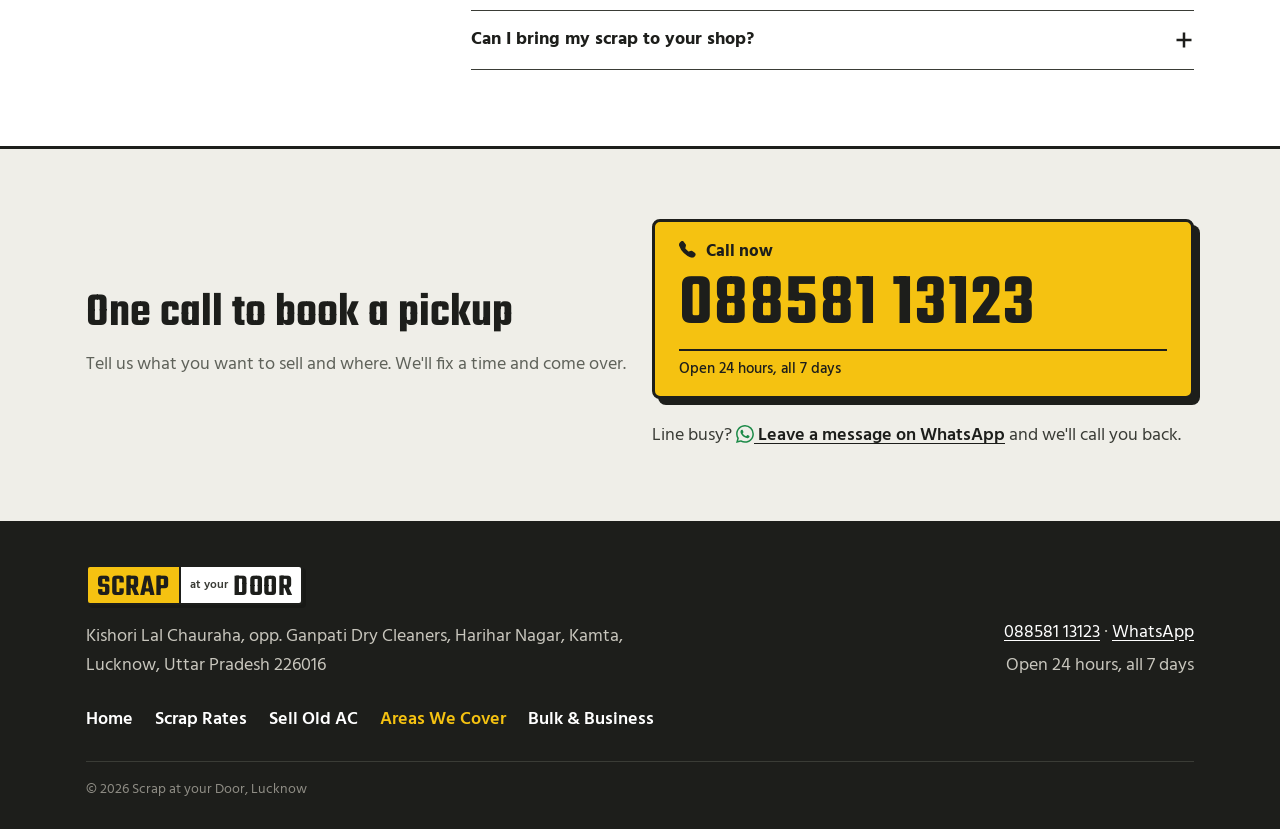
<file: kabadiwala-near-me-lucknow/index.html>
<!doctype html>
<html lang="en-IN">
<head>
<meta charset="utf-8">
<meta name="viewport" content="width=device-width, initial-scale=1, viewport-fit=cover">
<title>Kabadiwala Near Me in Lucknow – Gomti Nagar, Indira Nagar, Chinhat</title>
<meta name="description" content="Kabadiwala near you in Lucknow: Kamta, Chinhat, Gomti Nagar, Indira Nagar, Mahanagar, Aliganj, Jankipuram, Barabanki and more. Free pickup. Call 088581 13123.">
<meta name="robots" content="index, follow, max-image-preview:large">
<link rel="canonical" href="https://scrapatyourdoor.in/kabadiwala-near-me-lucknow/">
<meta property="og:type" content="website">
<meta property="og:site_name" content="Scrap at your Door">
<meta property="og:locale" content="en_IN">
<meta property="og:title" content="Kabadiwala Near Me in Lucknow – Gomti Nagar, Indira Nagar, Chinhat">
<meta property="og:description" content="Kabadiwala near you in Lucknow: Kamta, Chinhat, Gomti Nagar, Indira Nagar, Mahanagar, Aliganj, Jankipuram, Barabanki and more. Free pickup. Call 088581 13123.">
<meta property="og:url" content="https://scrapatyourdoor.in/kabadiwala-near-me-lucknow/">
<meta property="og:image" content="https://scrapatyourdoor.in/og-image.png">
<meta property="og:image:width" content="1200">
<meta property="og:image:height" content="630">
<meta property="og:image:alt" content="Scrap at your Door – online kabadiwala in Lucknow, call 088581 13123">
<meta name="twitter:card" content="summary_large_image">
<meta name="twitter:title" content="Kabadiwala Near Me in Lucknow – Gomti Nagar, Indira Nagar, Chinhat">
<meta name="twitter:description" content="Kabadiwala near you in Lucknow: Kamta, Chinhat, Gomti Nagar, Indira Nagar, Mahanagar, Aliganj, Jankipuram, Barabanki and more. Free pickup. Call 088581 13123.">
<meta name="twitter:image" content="https://scrapatyourdoor.in/og-image.png">
<meta name="theme-color" content="#1d1e1b">
<link rel="icon" href="../favicon.svg" type="image/svg+xml">
<link rel="icon" href="../favicon-48.png" type="image/png" sizes="48x48">
<link rel="apple-touch-icon" href="../apple-touch-icon.png">
<link rel="preconnect" href="https://cdn.jsdelivr.net">
<link rel="preconnect" href="https://fonts.googleapis.com">
<link rel="preconnect" href="https://fonts.gstatic.com" crossorigin>
<link rel="stylesheet" href="https://cdn.jsdelivr.net/npm/bootstrap@5.3.3/dist/css/bootstrap.min.css">
<link rel="stylesheet" href="https://fonts.googleapis.com/css2?family=Hind:wght@400;600;700&family=Teko:wght@600&display=swap">
<link rel="stylesheet" href="https://fonts.googleapis.com/css2?family=Yatra+One&display=swap&text=Today's%20Scrap%20Rates%20Old%20AC%20Price">
<link rel="stylesheet" href="../styles.css?v=mwv23a8z">
<script type="application/ld+json">{"@context":"https://schema.org","@graph":[{"@type":"RecyclingCenter","@id":"https://scrapatyourdoor.in/#business","name":"Scrap at your Door","description":"Online kabadiwala and scrap dealer in Lucknow. Free doorstep pickup, digital weighing and instant cash or UPI payment.","url":"https://scrapatyourdoor.in/","logo":"https://scrapatyourdoor.in/logo-512.png","image":["https://scrapatyourdoor.in/og-image.png","https://scrapatyourdoor.in/logo-512.png"],"telephone":"+918858113123","priceRange":"₹","address":{"@type":"PostalAddress","streetAddress":"Kishori Lal Chauraha, opp. Ganpati Dry Cleaners, Harihar Nagar, Kamta","addressLocality":"Lucknow","addressRegion":"Uttar Pradesh","postalCode":"226016","addressCountry":"IN"},"geo":{"@type":"GeoCoordinates","latitude":26.884755,"longitude":81.0141684},"hasMap":"https://maps.app.goo.gl/ZY3jcRrd6tFN47Bf7","sameAs":["https://maps.app.goo.gl/ZY3jcRrd6tFN47Bf7"],"openingHoursSpecification":[{"@type":"OpeningHoursSpecification","dayOfWeek":["Monday","Tuesday","Wednesday","Thursday","Friday","Saturday","Sunday"],"opens":"00:00","closes":"23:59"}],"areaServed":[{"@type":"City","name":"Lucknow"},{"@type":"Place","name":"Kamta & Faizabad Road, Lucknow"},{"@type":"Place","name":"Chinhat, Lucknow"},{"@type":"Place","name":"Matiyari, Lucknow"},{"@type":"Place","name":"Gomti Nagar, Lucknow"},{"@type":"Place","name":"Gomti Nagar Extension, Lucknow"},{"@type":"Place","name":"Indira Nagar, Lucknow"},{"@type":"Place","name":"Mahanagar, Lucknow"},{"@type":"Place","name":"Aliganj, Lucknow"},{"@type":"Place","name":"Jankipuram, Lucknow"},{"@type":"Place","name":"Barabanki"}]},{"@type":"BreadcrumbList","itemListElement":[{"@type":"ListItem","position":1,"name":"Home","item":"https://scrapatyourdoor.in/"},{"@type":"ListItem","position":2,"name":"Areas We Cover","item":"https://scrapatyourdoor.in/kabadiwala-near-me-lucknow/"}]},{"@type":"Service","name":"Doorstep scrap pickup across Lucknow","serviceType":"Kabadiwala / scrap pickup","url":"https://scrapatyourdoor.in/kabadiwala-near-me-lucknow/","provider":{"@id":"https://scrapatyourdoor.in/#business"},"areaServed":[{"@type":"Place","name":"Kamta & Faizabad Road, Lucknow"},{"@type":"Place","name":"Chinhat, Lucknow"},{"@type":"Place","name":"Matiyari, Lucknow"},{"@type":"Place","name":"Gomti Nagar, Lucknow"},{"@type":"Place","name":"Gomti Nagar Extension, Lucknow"},{"@type":"Place","name":"Indira Nagar, Lucknow"},{"@type":"Place","name":"Mahanagar, Lucknow"},{"@type":"Place","name":"Aliganj, Lucknow"},{"@type":"Place","name":"Jankipuram, Lucknow"},{"@type":"Place","name":"Barabanki"}]},{"@type":"FAQPage","mainEntity":[{"@type":"Question","name":"How do I find a kabadiwala near me in Lucknow?","acceptedAnswer":{"@type":"Answer","text":"Just call 088581 13123. Tell us your area and what you want to sell, and we'll send our team to your door. We're open 24 hours."}},{"@type":"Question","name":"Do you come to far areas like Barabanki?","acceptedAnswer":{"@type":"Answer","text":"Yes. We cover all of Lucknow and nearby towns up to about 50 km, including Barabanki, Bakshi Ka Talab, Malihabad and Mohanlalganj. For far-off places, please call a day before."}},{"@type":"Question","name":"How fast can you reach me?","acceptedAnswer":{"@type":"Answer","text":"Areas near our shop in Kamta, like Chinhat and Matiyari, are the quickest. Most of Lucknow gets a same-day pickup at a fixed time. For farther areas we plan it a day ahead."}},{"@type":"Question","name":"Is there an extra charge for far areas?","acceptedAnswer":{"@type":"Answer","text":"Tell us your area and how much scrap you have when you call. We'll tell you clearly on the phone before anyone comes."}},{"@type":"Question","name":"Can I bring my scrap to your shop?","acceptedAnswer":{"@type":"Answer","text":"Yes. Our shop is at Kishori Lal Chauraha, opp. Ganpati Dry Cleaners, Harihar Nagar, Kamta, Lucknow. Bring it any time, we're open 24 hours, and get paid on the spot."}}]}]}</script>
</head>
<body>
<svg xmlns="http://www.w3.org/2000/svg" class="svg-sprite" aria-hidden="true"><symbol id="bi-arrow-up-right" viewBox="0 0 16 16"><path fill-rule="evenodd" d="M14 2.5a.5.5 0 0 0-.5-.5h-6a.5.5 0 0 0 0 1h4.793L2.146 13.146a.5.5 0 0 0 .708.708L13 3.707V8.5a.5.5 0 0 0 1 0z"/></symbol><symbol id="bi-building" viewBox="0 0 16 16"><path d="M4 2.5a.5.5 0 0 1 .5-.5h1a.5.5 0 0 1 .5.5v1a.5.5 0 0 1-.5.5h-1a.5.5 0 0 1-.5-.5zm3 0a.5.5 0 0 1 .5-.5h1a.5.5 0 0 1 .5.5v1a.5.5 0 0 1-.5.5h-1a.5.5 0 0 1-.5-.5zm3.5-.5a.5.5 0 0 0-.5.5v1a.5.5 0 0 0 .5.5h1a.5.5 0 0 0 .5-.5v-1a.5.5 0 0 0-.5-.5zM4 5.5a.5.5 0 0 1 .5-.5h1a.5.5 0 0 1 .5.5v1a.5.5 0 0 1-.5.5h-1a.5.5 0 0 1-.5-.5zM7.5 5a.5.5 0 0 0-.5.5v1a.5.5 0 0 0 .5.5h1a.5.5 0 0 0 .5-.5v-1a.5.5 0 0 0-.5-.5zm2.5.5a.5.5 0 0 1 .5-.5h1a.5.5 0 0 1 .5.5v1a.5.5 0 0 1-.5.5h-1a.5.5 0 0 1-.5-.5zM4.5 8a.5.5 0 0 0-.5.5v1a.5.5 0 0 0 .5.5h1a.5.5 0 0 0 .5-.5v-1a.5.5 0 0 0-.5-.5zm2.5.5a.5.5 0 0 1 .5-.5h1a.5.5 0 0 1 .5.5v1a.5.5 0 0 1-.5.5h-1a.5.5 0 0 1-.5-.5zm3.5-.5a.5.5 0 0 0-.5.5v1a.5.5 0 0 0 .5.5h1a.5.5 0 0 0 .5-.5v-1a.5.5 0 0 0-.5-.5z"/><path d="M2 1a1 1 0 0 1 1-1h10a1 1 0 0 1 1 1v14a1 1 0 0 1-1 1H3a1 1 0 0 1-1-1zm11 0H3v14h3v-2.5a.5.5 0 0 1 .5-.5h3a.5.5 0 0 1 .5.5V15h3z"/></symbol><symbol id="bi-clock-fill" viewBox="0 0 16 16"><path d="M16 8A8 8 0 1 1 0 8a8 8 0 0 1 16 0M8 3.5a.5.5 0 0 0-1 0V9a.5.5 0 0 0 .252.434l3.5 2a.5.5 0 0 0 .496-.868L8 8.71z"/></symbol><symbol id="bi-gear-fill" viewBox="0 0 16 16"><path d="M9.405 1.05c-.413-1.4-2.397-1.4-2.81 0l-.1.34a1.464 1.464 0 0 1-2.105.872l-.31-.17c-1.283-.698-2.686.705-1.987 1.987l.169.311c.446.82.023 1.841-.872 2.105l-.34.1c-1.4.413-1.4 2.397 0 2.81l.34.1a1.464 1.464 0 0 1 .872 2.105l-.17.31c-.698 1.283.705 2.686 1.987 1.987l.311-.169a1.464 1.464 0 0 1 2.105.872l.1.34c.413 1.4 2.397 1.4 2.81 0l.1-.34a1.464 1.464 0 0 1 2.105-.872l.31.17c1.283.698 2.686-.705 1.987-1.987l-.169-.311a1.464 1.464 0 0 1 .872-2.105l.34-.1c1.4-.413 1.4-2.397 0-2.81l-.34-.1a1.464 1.464 0 0 1-.872-2.105l.17-.31c.698-1.283-.705-2.686-1.987-1.987l-.311.169a1.464 1.464 0 0 1-2.105-.872zM8 10.93a2.929 2.929 0 1 1 0-5.86 2.929 2.929 0 0 1 0 5.858z"/></symbol><symbol id="bi-geo-alt-fill" viewBox="0 0 16 16"><path d="M8 16s6-5.686 6-10A6 6 0 0 0 2 6c0 4.314 6 10 6 10m0-7a3 3 0 1 1 0-6 3 3 0 0 1 0 6"/></symbol><symbol id="bi-houses-fill" viewBox="0 0 16 16"><path d="M7.207 1a1 1 0 0 0-1.414 0L.146 6.646a.5.5 0 0 0 .708.708L1 7.207V12.5A1.5 1.5 0 0 0 2.5 14h.55a2.5 2.5 0 0 1-.05-.5V9.415a1.5 1.5 0 0 1-.56-2.475l5.353-5.354z"/><path d="M8.793 2a1 1 0 0 1 1.414 0L12 3.793V2.5a.5.5 0 0 1 .5-.5h1a.5.5 0 0 1 .5.5v3.293l1.854 1.853a.5.5 0 0 1-.708.708L15 8.207V13.5a1.5 1.5 0 0 1-1.5 1.5h-8A1.5 1.5 0 0 1 4 13.5V8.207l-.146.147a.5.5 0 1 1-.708-.708z"/></symbol><symbol id="bi-list" viewBox="0 0 16 16"><path fill-rule="evenodd" d="M2.5 12a.5.5 0 0 1 .5-.5h10a.5.5 0 0 1 0 1H3a.5.5 0 0 1-.5-.5m0-4a.5.5 0 0 1 .5-.5h10a.5.5 0 0 1 0 1H3a.5.5 0 0 1-.5-.5m0-4a.5.5 0 0 1 .5-.5h10a.5.5 0 0 1 0 1H3a.5.5 0 0 1-.5-.5"/></symbol><symbol id="bi-shop" viewBox="0 0 16 16"><path d="M2.97 1.35A1 1 0 0 1 3.73 1h8.54a1 1 0 0 1 .76.35l2.609 3.044A1.5 1.5 0 0 1 16 5.37v.255a2.375 2.375 0 0 1-4.25 1.458A2.37 2.37 0 0 1 9.875 8 2.37 2.37 0 0 1 8 7.083 2.37 2.37 0 0 1 6.125 8a2.37 2.37 0 0 1-1.875-.917A2.375 2.375 0 0 1 0 5.625V5.37a1.5 1.5 0 0 1 .361-.976zm1.78 4.275a1.375 1.375 0 0 0 2.75 0 .5.5 0 0 1 1 0 1.375 1.375 0 0 0 2.75 0 .5.5 0 0 1 1 0 1.375 1.375 0 1 0 2.75 0V5.37a.5.5 0 0 0-.12-.325L12.27 2H3.73L1.12 5.045A.5.5 0 0 0 1 5.37v.255a1.375 1.375 0 0 0 2.75 0 .5.5 0 0 1 1 0M1.5 8.5A.5.5 0 0 1 2 9v6h1v-5a1 1 0 0 1 1-1h3a1 1 0 0 1 1 1v5h6V9a.5.5 0 0 1 1 0v6h.5a.5.5 0 0 1 0 1H.5a.5.5 0 0 1 0-1H1V9a.5.5 0 0 1 .5-.5M4 15h3v-5H4zm5-5a1 1 0 0 1 1-1h2a1 1 0 0 1 1 1v3a1 1 0 0 1-1 1h-2a1 1 0 0 1-1-1zm3 0h-2v3h2z"/></symbol><symbol id="bi-star-fill" viewBox="0 0 16 16"><path d="M3.612 15.443c-.386.198-.824-.149-.746-.592l.83-4.73L.173 6.765c-.329-.314-.158-.888.283-.95l4.898-.696L7.538.792c.197-.39.73-.39.927 0l2.184 4.327 4.898.696c.441.062.612.636.282.95l-3.522 3.356.83 4.73c.078.443-.36.79-.746.592L8 13.187l-4.389 2.256z"/></symbol><symbol id="bi-telephone-fill" viewBox="0 0 16 16"><path fill-rule="evenodd" d="M1.885.511a1.745 1.745 0 0 1 2.61.163L6.29 2.98c.329.423.445.974.315 1.494l-.547 2.19a.68.68 0 0 0 .178.643l2.457 2.457a.68.68 0 0 0 .644.178l2.189-.547a1.75 1.75 0 0 1 1.494.315l2.306 1.794c.829.645.905 1.87.163 2.611l-1.034 1.034c-.74.74-1.846 1.065-2.877.702a18.6 18.6 0 0 1-7.01-4.42 18.6 18.6 0 0 1-4.42-7.009c-.362-1.03-.037-2.137.703-2.877z"/></symbol><symbol id="bi-whatsapp" viewBox="0 0 16 16"><path d="M13.601 2.326A7.85 7.85 0 0 0 7.994 0C3.627 0 .068 3.558.064 7.926c0 1.399.366 2.76 1.057 3.965L0 16l4.204-1.102a7.9 7.9 0 0 0 3.79.965h.004c4.368 0 7.926-3.558 7.93-7.93A7.9 7.9 0 0 0 13.6 2.326zM7.994 14.521a6.6 6.6 0 0 1-3.356-.92l-.24-.144-2.494.654.666-2.433-.156-.251a6.56 6.56 0 0 1-1.007-3.505c0-3.626 2.957-6.584 6.591-6.584a6.56 6.56 0 0 1 4.66 1.931 6.56 6.56 0 0 1 1.928 4.66c-.004 3.639-2.961 6.592-6.592 6.592m3.615-4.934c-.197-.099-1.17-.578-1.353-.646-.182-.065-.315-.099-.445.099-.133.197-.513.646-.627.775-.114.133-.232.148-.43.05-.197-.1-.836-.308-1.592-.985-.59-.525-.985-1.175-1.103-1.372-.114-.198-.011-.304.088-.403.087-.088.197-.232.296-.346.1-.114.133-.198.198-.33.065-.134.034-.248-.015-.347-.05-.099-.445-1.076-.612-1.47-.16-.389-.323-.335-.445-.34-.114-.007-.247-.007-.38-.007a.73.73 0 0 0-.529.247c-.182.198-.691.677-.691 1.654s.71 1.916.81 2.049c.098.133 1.394 2.132 3.383 2.992.47.205.84.326 1.129.418.475.152.904.129 1.246.08.38-.058 1.171-.48 1.338-.943.164-.464.164-.86.114-.943-.049-.084-.182-.133-.38-.232"/></symbol><symbol id="bi-laptop" viewBox="0 0 16 16"><path d="M13.5 3a.5.5 0 0 1 .5.5V11H2V3.5a.5.5 0 0 1 .5-.5zm-11-1A1.5 1.5 0 0 0 1 3.5V12h14V3.5A1.5 1.5 0 0 0 13.5 2zM0 12.5h16a1.5 1.5 0 0 1-1.5 1.5h-13A1.5 1.5 0 0 1 0 12.5"/></symbol><symbol id="bi-newspaper" viewBox="0 0 16 16"><path d="M0 2.5A1.5 1.5 0 0 1 1.5 1h11A1.5 1.5 0 0 1 14 2.5v10.528c0 .3-.05.654-.238.972h.738a.5.5 0 0 0 .5-.5v-9a.5.5 0 0 1 1 0v9a1.5 1.5 0 0 1-1.5 1.5H1.497A1.497 1.497 0 0 1 0 13.5zM12 14c.37 0 .654-.211.853-.441.092-.106.147-.279.147-.531V2.5a.5.5 0 0 0-.5-.5h-11a.5.5 0 0 0-.5.5v11c0 .278.223.5.497.5z"/><path d="M2 3h10v2H2zm0 3h4v3H2zm0 4h4v1H2zm0 2h4v1H2zm5-6h2v1H7zm3 0h2v1h-2zM7 8h2v1H7zm3 0h2v1h-2zm-3 2h2v1H7zm3 0h2v1h-2zm-3 2h2v1H7zm3 0h2v1h-2z"/></symbol><symbol id="bi-nut-fill" viewBox="0 0 16 16"><path d="M4.58 1a1 1 0 0 0-.868.504l-3.428 6a1 1 0 0 0 0 .992l3.428 6A1 1 0 0 0 4.58 15h6.84a1 1 0 0 0 .868-.504l3.429-6a1 1 0 0 0 0-.992l-3.429-6A1 1 0 0 0 11.42 1zm5.018 9.696a3 3 0 1 1-3-5.196 3 3 0 0 1 3 5.196"/></symbol><symbol id="bi-recycle" viewBox="0 0 16 16"><path d="M9.302 1.256a1.5 1.5 0 0 0-2.604 0l-1.704 2.98a.5.5 0 0 0 .869.497l1.703-2.981a.5.5 0 0 1 .868 0l2.54 4.444-1.256-.337a.5.5 0 1 0-.26.966l2.415.647a.5.5 0 0 0 .613-.353l.647-2.415a.5.5 0 1 0-.966-.259l-.333 1.242zM2.973 7.773l-1.255.337a.5.5 0 1 1-.26-.966l2.416-.647a.5.5 0 0 1 .612.353l.647 2.415a.5.5 0 0 1-.966.259l-.333-1.242-2.545 4.454a.5.5 0 0 0 .434.748H5a.5.5 0 0 1 0 1H1.723A1.5 1.5 0 0 1 .421 12.24zm10.89 1.463a.5.5 0 1 0-.868.496l1.716 3.004a.5.5 0 0 1-.434.748h-5.57l.647-.646a.5.5 0 1 0-.708-.707l-1.5 1.5a.5.5 0 0 0 0 .707l1.5 1.5a.5.5 0 1 0 .708-.707l-.647-.647h5.57a1.5 1.5 0 0 0 1.302-2.244z"/></symbol><symbol id="bi-snow2" viewBox="0 0 16 16"><path d="M8 16a.5.5 0 0 1-.5-.5v-1.293l-.646.647a.5.5 0 0 1-.707-.708L7.5 12.793v-1.086l-.646.647a.5.5 0 0 1-.707-.708L7.5 10.293V8.866l-1.236.713-.495 1.85a.5.5 0 1 1-.966-.26l.237-.882-.94.542-.496 1.85a.5.5 0 1 1-.966-.26l.237-.882-1.12.646a.5.5 0 0 1-.5-.866l1.12-.646-.884-.237a.5.5 0 1 1 .26-.966l1.848.495.94-.542-.882-.237a.5.5 0 1 1 .258-.966l1.85.495L7 8l-1.236-.713-1.849.495a.5.5 0 1 1-.258-.966l.883-.237-.94-.542-1.85.495a.5.5 0 0 1-.258-.966l.883-.237-1.12-.646a.5.5 0 1 1 .5-.866l1.12.646-.237-.883a.5.5 0 0 1 .966-.258l.495 1.849.94.542-.236-.883a.5.5 0 0 1 .966-.258l.495 1.849 1.236.713V5.707L6.147 4.354a.5.5 0 1 1 .707-.708l.646.647V3.207L6.147 1.854a.5.5 0 1 1 .707-.708l.646.647V.5a.5.5 0 0 1 1 0v1.293l.647-.647a.5.5 0 1 1 .707.708L8.5 3.207v1.086l.647-.647a.5.5 0 1 1 .707.708L8.5 5.707v1.427l1.236-.713.495-1.85a.5.5 0 1 1 .966.26l-.236.882.94-.542.495-1.85a.5.5 0 1 1 .966.26l-.236.882 1.12-.646a.5.5 0 0 1 .5.866l-1.12.646.883.237a.5.5 0 1 1-.26.966l-1.848-.495-.94.542.883.237a.5.5 0 1 1-.26.966l-1.848-.495L9 8l1.236.713 1.849-.495a.5.5 0 0 1 .259.966l-.883.237.94.542 1.849-.495a.5.5 0 0 1 .259.966l-.883.237 1.12.646a.5.5 0 0 1-.5.866l-1.12-.646.236.883a.5.5 0 1 1-.966.258l-.495-1.849-.94-.542.236.883a.5.5 0 0 1-.966.258L9.736 9.58 8.5 8.866v1.427l1.354 1.353a.5.5 0 0 1-.707.708l-.647-.647v1.086l1.354 1.353a.5.5 0 0 1-.707.708l-.647-.647V15.5a.5.5 0 0 1-.5.5"/></symbol><symbol id="bi-droplet-half" viewBox="0 0 16 16"><path fill-rule="evenodd" d="M7.21.8C7.69.295 8 0 8 0q.164.544.371 1.038c.812 1.946 2.073 3.35 3.197 4.6C12.878 7.096 14 8.345 14 10a6 6 0 0 1-12 0C2 6.668 5.58 2.517 7.21.8m.413 1.021A31 31 0 0 0 5.794 3.99c-.726.95-1.436 2.008-1.96 3.07C3.304 8.133 3 9.138 3 10c0 0 2.5 1.5 5 .5s5-.5 5-.5c0-1.201-.796-2.157-2.181-3.7l-.03-.032C9.75 5.11 8.5 3.72 7.623 1.82z"/><path fill-rule="evenodd" d="M4.553 7.776c.82-1.641 1.717-2.753 2.093-3.13l.708.708c-.29.29-1.128 1.311-1.907 2.87z"/></symbol><symbol id="bi-layers-fill" viewBox="0 0 16 16"><path d="M7.765 1.559a.5.5 0 0 1 .47 0l7.5 4a.5.5 0 0 1 0 .882l-7.5 4a.5.5 0 0 1-.47 0l-7.5-4a.5.5 0 0 1 0-.882z"/><path d="m2.125 8.567-1.86.992a.5.5 0 0 0 0 .882l7.5 4a.5.5 0 0 0 .47 0l7.5-4a.5.5 0 0 0 0-.882l-1.86-.992-5.17 2.756a1.5 1.5 0 0 1-1.41 0z"/></symbol><symbol id="bi-scissors" viewBox="0 0 16 16"><path d="M3.5 3.5c-.614-.884-.074-1.962.858-2.5L8 7.226 11.642 1c.932.538 1.472 1.616.858 2.5L8.81 8.61l1.556 2.661a2.5 2.5 0 1 1-.794.637L8 9.73l-1.572 2.177a2.5 2.5 0 1 1-.794-.637L7.19 8.61zm2.5 10a1.5 1.5 0 1 0-3 0 1.5 1.5 0 0 0 3 0m7 0a1.5 1.5 0 1 0-3 0 1.5 1.5 0 0 0 3 0"/></symbol><symbol id="bi-telephone-outbound-fill" viewBox="0 0 16 16"><path fill-rule="evenodd" d="M1.885.511a1.745 1.745 0 0 1 2.61.163L6.29 2.98c.329.423.445.974.315 1.494l-.547 2.19a.68.68 0 0 0 .178.643l2.457 2.457a.68.68 0 0 0 .644.178l2.189-.547a1.75 1.75 0 0 1 1.494.315l2.306 1.794c.829.645.905 1.87.163 2.611l-1.034 1.034c-.74.74-1.846 1.065-2.877.702a18.6 18.6 0 0 1-7.01-4.42 18.6 18.6 0 0 1-4.42-7.009c-.362-1.03-.037-2.137.703-2.877zM11 .5a.5.5 0 0 1 .5-.5h4a.5.5 0 0 1 .5.5v4a.5.5 0 0 1-1 0V1.707l-4.146 4.147a.5.5 0 0 1-.708-.708L14.293 1H11.5a.5.5 0 0 1-.5-.5"/></symbol><symbol id="bi-check2-circle" viewBox="0 0 16 16"><path d="M2.5 8a5.5 5.5 0 0 1 8.25-4.764.5.5 0 0 0 .5-.866A6.5 6.5 0 1 0 14.5 8a.5.5 0 0 0-1 0 5.5 5.5 0 1 1-11 0"/><path d="M15.354 3.354a.5.5 0 0 0-.708-.708L8 9.293 5.354 6.646a.5.5 0 1 0-.708.708l3 3a.5.5 0 0 0 .708 0z"/></symbol><symbol id="bi-tools" viewBox="0 0 16 16"><path d="M1 0 0 1l2.2 3.081a1 1 0 0 0 .815.419h.07a1 1 0 0 1 .708.293l2.675 2.675-2.617 2.654A3.003 3.003 0 0 0 0 13a3 3 0 1 0 5.878-.851l2.654-2.617.968.968-.305.914a1 1 0 0 0 .242 1.023l3.27 3.27a.997.997 0 0 0 1.414 0l1.586-1.586a.997.997 0 0 0 0-1.414l-3.27-3.27a1 1 0 0 0-1.023-.242L10.5 9.5l-.96-.96 2.68-2.643A3.005 3.005 0 0 0 16 3q0-.405-.102-.777l-2.14 2.141L12 4l-.364-1.757L13.777.102a3 3 0 0 0-3.675 3.68L7.462 6.46 4.793 3.793a1 1 0 0 1-.293-.707v-.071a1 1 0 0 0-.419-.814zm9.646 10.646a.5.5 0 0 1 .708 0l2.914 2.915a.5.5 0 0 1-.707.707l-2.915-2.914a.5.5 0 0 1 0-.708M3 11l.471.242.529.026.287.445.445.287.026.529L5 13l-.242.471-.026.529-.445.287-.287.445-.529.026L3 15l-.471-.242L2 14.732l-.287-.445L1.268 14l-.026-.529L1 13l.242-.471.026-.529.445-.287.287-.445.529-.026z"/></symbol><symbol id="bi-camera-fill" viewBox="0 0 16 16"><path d="M10.5 8.5a2.5 2.5 0 1 1-5 0 2.5 2.5 0 0 1 5 0"/><path d="M2 4a2 2 0 0 0-2 2v6a2 2 0 0 0 2 2h12a2 2 0 0 0 2-2V6a2 2 0 0 0-2-2h-1.172a2 2 0 0 1-1.414-.586l-.828-.828A2 2 0 0 0 9.172 2H6.828a2 2 0 0 0-1.414.586l-.828.828A2 2 0 0 1 3.172 4zm.5 2a.5.5 0 1 1 0-1 .5.5 0 0 1 0 1m9 2.5a3.5 3.5 0 1 1-7 0 3.5 3.5 0 0 1 7 0"/></symbol><symbol id="bi-chevron-right" viewBox="0 0 16 16"><path fill-rule="evenodd" d="M4.646 1.646a.5.5 0 0 1 .708 0l6 6a.5.5 0 0 1 0 .708l-6 6a.5.5 0 0 1-.708-.708L10.293 8 4.646 2.354a.5.5 0 0 1 0-.708"/></symbol></svg>
<div class="topline"><div class="container d-flex justify-content-between align-items-center gap-3">
  <span><svg class="bi bi-geo-alt-fill" aria-hidden="true" focusable="false"><use href="#bi-geo-alt-fill"/></svg> Kamta, Faizabad Road, Lucknow</span>
  <span class="d-none d-md-inline"><svg class="bi bi-clock-fill" aria-hidden="true" focusable="false"><use href="#bi-clock-fill"/></svg> Open 24 hours, all 7 days</span>
  <a href="tel:+918858113123"><svg class="bi bi-telephone-fill" aria-hidden="true" focusable="false"><use href="#bi-telephone-fill"/></svg> 088581 13123</a>
</div></div>
<nav class="navbar navbar-expand-lg site-nav" id="top">
  <div class="container">
    <a class="wordmark navbar-brand" href="../" aria-label="Scrap at your Door – home"><span class="wm-a">Scrap</span><span class="wm-b"><small>at your</small>Door</span></a>
    <button class="navbar-toggler" type="button" data-bs-toggle="collapse" data-bs-target="#mainNav" aria-controls="mainNav" aria-expanded="false" aria-label="Open menu"><svg class="bi bi-list" aria-hidden="true" focusable="false"><use href="#bi-list"/></svg><span>Menu</span></button>
    <div class="collapse navbar-collapse" id="mainNav">
      <ul class="navbar-nav ms-auto"><li class="nav-item"><a class="nav-link" href="../scrap-rate-lucknow/">Today's Rates</a></li><li class="nav-item"><a class="nav-link" href="../sell-old-ac-lucknow/">Sell Old AC</a></li><li class="nav-item"><a class="nav-link" href="../#how">How It Works</a></li><li class="nav-item"><a class="nav-link" href="../#buy">What We Buy</a></li><li class="nav-item"><a class="nav-link active" aria-current="page" href="../kabadiwala-near-me-lucknow/">Areas</a></li><li class="nav-item"><a class="nav-link" href="../#contact">Address</a></li></ul>
      <a class="btn-sign btn-nav d-none d-lg-inline-flex" href="tel:+918858113123"><svg class="bi bi-telephone-fill" aria-hidden="true" focusable="false"><use href="#bi-telephone-fill"/></svg> 088581 13123</a>
    </div>
  </div>
</nav>
<div class="stripe" aria-hidden="true"></div>
<main>

<section class="page-hero">
  <div class="container">
    <nav class="crumbs" aria-label="Breadcrumb"><ol><li><a href="../">Home</a><svg class="bi bi-chevron-right" aria-hidden="true" focusable="false"><use href="#bi-chevron-right"/></svg></li><li aria-current="page">Areas We Cover</li></ol></nav>
    <div class="row g-5 align-items-center">
      <div class="col-lg-7">
        <h1><span class="h1-en">Areas We Cover</span>Kabadiwala Near You in Lucknow</h1>
        <p class="hero-text">Our shop is in Kamta, on Faizabad Road. From here we pick up scrap from homes, shops and offices all over Lucknow, and from nearby towns up to about 50 km away.</p>
        <div class="hero-actions">
          <a class="btn-sign btn-call-xl" href="tel:+918858113123"><svg class="bi bi-telephone-fill" aria-hidden="true" focusable="false"><use href="#bi-telephone-fill"/></svg><span>Call Now<small>088581 13123</small></span></a>
          <a class="btn-sign btn-wa-2" href="https://wa.me/918858113123?text=Hi%2C%20I%20want%20to%20sell%20some%20scrap." target="_blank" rel="noopener"><svg class="bi bi-whatsapp" aria-hidden="true" focusable="false"><use href="#bi-whatsapp"/></svg><span>Message on WhatsApp</span></a>
        </div>
      </div>
      <div class="col-lg-5">
        <div class="zones">
          <h2 class="zones-title">How fast we reach you</h2>
          <div class="zone"><b>0–5 km</b><span>Quickest pickup</span><small>Kamta &amp; Faizabad Road, Chinhat, Matiyari</small></div><div class="zone"><b>5–15 km</b><span>Same day, at a fixed time</span><small>Gomti Nagar, Gomti Nagar Extension, Indira Nagar, Mahanagar, Aliganj</small></div><div class="zone"><b>15 km+</b><span>Tell us a day before</span><small>Jankipuram, Barabanki</small></div>
        </div>
      </div>
    </div>
    <nav class="jump" aria-label="Jump to your area"><a href="#kamta-faizabad-road">Kamta &amp; Faizabad Road</a><a href="#chinhat">Chinhat</a><a href="#matiyari">Matiyari</a><a href="#gomti-nagar">Gomti Nagar</a><a href="#gomti-nagar-extension">Gomti Nagar Extension</a><a href="#indira-nagar">Indira Nagar</a><a href="#mahanagar">Mahanagar</a><a href="#aliganj">Aliganj</a><a href="#jankipuram">Jankipuram</a><a href="#barabanki">Barabanki</a></nav>
  </div>
</section>

<section class="sec">
  <div class="container">
    <div class="area-list">
      <article class="area-item" id="kamta-faizabad-road">
        <div class="area-head"><h2>Kabadiwala in Kamta &amp; Faizabad Road</h2><span class="area-dist"><svg class="bi bi-geo-alt-fill" aria-hidden="true" focusable="false"><use href="#bi-geo-alt-fill"/></svg> About 0–4 km from our shop</span></div>
        <p>Our shop is right here, at Kishori Lal Chauraha in Harihar Nagar, Kamta. Homes, shops and showrooms along Faizabad Road, Polytechnic Chauraha, Ismailganj and Tiwariganj get the quickest pickup. You can also bring your scrap straight to the shop and get paid there.</p>
        <a class="btn-sign btn-area" href="tel:+918858113123"><svg class="bi bi-telephone-fill" aria-hidden="true" focusable="false"><use href="#bi-telephone-fill"/></svg> Call for pickup in Kamta &amp; Faizabad Road</a>
      </article><article class="area-item" id="chinhat">
        <div class="area-head"><h2>Kabadiwala in Chinhat</h2><span class="area-dist"><svg class="bi bi-geo-alt-fill" aria-hidden="true" focusable="false"><use href="#bi-geo-alt-fill"/></svg> About 3–5 km from our shop</span></div>
        <p>Chinhat is just a few minutes from our shop. We pick up from houses and new colonies around Chinhat Tiraha, Deva Road, Malhaur and Satrikh Road. Units in the Chinhat Industrial Area can call us for bulk metal, cartons and machine scrap.</p>
        <a class="btn-sign btn-area" href="tel:+918858113123"><svg class="bi bi-telephone-fill" aria-hidden="true" focusable="false"><use href="#bi-telephone-fill"/></svg> Call for pickup in Chinhat</a>
      </article><article class="area-item" id="matiyari">
        <div class="area-head"><h2>Kabadiwala in Matiyari</h2><span class="area-dist"><svg class="bi bi-geo-alt-fill" aria-hidden="true" focusable="false"><use href="#bi-geo-alt-fill"/></svg> About 3–6 km from our shop</span></div>
        <p>Matiyari is next door to Kamta. We pick up from homes, PGs and hostels around Matiyari Chauraha, Deva Road and the BBD area. When students move out, call us to clear raddi, old coolers, beds and leftover furniture in one trip.</p>
        <a class="btn-sign btn-area" href="tel:+918858113123"><svg class="bi bi-telephone-fill" aria-hidden="true" focusable="false"><use href="#bi-telephone-fill"/></svg> Call for pickup in Matiyari</a>
      </article><article class="area-item" id="gomti-nagar">
        <div class="area-head"><h2>Kabadiwala in Gomti Nagar</h2><span class="area-dist"><svg class="bi bi-geo-alt-fill" aria-hidden="true" focusable="false"><use href="#bi-geo-alt-fill"/></svg> About 6–9 km from our shop</span></div>
        <p>We cover every khand of Gomti Nagar, including Vibhuti Khand, Vipul Khand, Viram Khand, Vineet Khand, Vivek Khand and Patrakarpuram. Homes can sell us raddi and old appliances, and offices in Vibhuti Khand can clear old files, computers and e-waste.</p>
        <a class="btn-sign btn-area" href="tel:+918858113123"><svg class="bi bi-telephone-fill" aria-hidden="true" focusable="false"><use href="#bi-telephone-fill"/></svg> Call for pickup in Gomti Nagar</a>
      </article><article class="area-item" id="gomti-nagar-extension">
        <div class="area-head"><h2>Kabadiwala in Gomti Nagar Extension</h2><span class="area-dist"><svg class="bi bi-geo-alt-fill" aria-hidden="true" focusable="false"><use href="#bi-geo-alt-fill"/></svg> About 8–12 km from our shop</span></div>
        <p>Gomti Nagar Extension is full of apartments and societies, from Shaheed Path to the Ekana Stadium side and Sectors 1 to 7. We pick up raddi, packing cartons and old electronics, and we can run a one-day raddi drive for a whole society.</p>
        <a class="btn-sign btn-area" href="tel:+918858113123"><svg class="bi bi-telephone-fill" aria-hidden="true" focusable="false"><use href="#bi-telephone-fill"/></svg> Call for pickup in Gomti Nagar Extension</a>
      </article><article class="area-item" id="indira-nagar">
        <div class="area-head"><h2>Kabadiwala in Indira Nagar</h2><span class="area-dist"><svg class="bi bi-geo-alt-fill" aria-hidden="true" focusable="false"><use href="#bi-geo-alt-fill"/></svg> About 7–10 km from our shop</span></div>
        <p>From Munshipulia and Takrohi to Bhootnath Market, Lekhraj Market and all the sectors, we pick up across Indira Nagar. Homes can sell us raddi and old ACs, and shops in the markets can sell cartons and plastic.</p>
        <a class="btn-sign btn-area" href="tel:+918858113123"><svg class="bi bi-telephone-fill" aria-hidden="true" focusable="false"><use href="#bi-telephone-fill"/></svg> Call for pickup in Indira Nagar</a>
      </article><article class="area-item" id="mahanagar">
        <div class="area-head"><h2>Kabadiwala in Mahanagar</h2><span class="area-dist"><svg class="bi bi-geo-alt-fill" aria-hidden="true" focusable="false"><use href="#bi-geo-alt-fill"/></svg> About 10–13 km from our shop</span></div>
        <p>We come to Mahanagar, Badshah Nagar, Nishatganj and the Kapoorthala side. Homes, small clinics and offices here can sell us old ACs, fridges and e-waste along with raddi, all in one pickup.</p>
        <a class="btn-sign btn-area" href="tel:+918858113123"><svg class="bi bi-telephone-fill" aria-hidden="true" focusable="false"><use href="#bi-telephone-fill"/></svg> Call for pickup in Mahanagar</a>
      </article><article class="area-item" id="aliganj">
        <div class="area-head"><h2>Kabadiwala in Aliganj</h2><span class="area-dist"><svg class="bi bi-geo-alt-fill" aria-hidden="true" focusable="false"><use href="#bi-geo-alt-fill"/></svg> About 12–15 km from our shop</span></div>
        <p>We pick up across Aliganj's sectors, Purania and the Kapoorthala side. Homes can sell raddi, old books and coolers, and coaching centres can call us when they clear out old notes and paper.</p>
        <a class="btn-sign btn-area" href="tel:+918858113123"><svg class="bi bi-telephone-fill" aria-hidden="true" focusable="false"><use href="#bi-telephone-fill"/></svg> Call for pickup in Aliganj</a>
      </article><article class="area-item" id="jankipuram">
        <div class="area-head"><h2>Kabadiwala in Jankipuram</h2><span class="area-dist"><svg class="bi bi-geo-alt-fill" aria-hidden="true" focusable="false"><use href="#bi-geo-alt-fill"/></svg> About 14–17 km from our shop</span></div>
        <p>We pick up across Jankipuram, Jankipuram Extension, Engineering College Chauraha and Kursi Road. It's a bit farther from our shop, so call a little ahead and we'll fix a time that suits you.</p>
        <a class="btn-sign btn-area" href="tel:+918858113123"><svg class="bi bi-telephone-fill" aria-hidden="true" focusable="false"><use href="#bi-telephone-fill"/></svg> Call for pickup in Jankipuram</a>
      </article><article class="area-item" id="barabanki">
        <div class="area-head"><h2>Kabadiwala in Barabanki</h2><span class="area-dist"><svg class="bi bi-geo-alt-fill" aria-hidden="true" focusable="false"><use href="#bi-geo-alt-fill"/></svg> About 20–25 km from our shop</span></div>
        <p>Our shop is on the Lucknow–Ayodhya road, so Barabanki is easy for us to reach. We pick up from Safedabad, Nawabganj and Barabanki town. For bigger loads or factory scrap, call a day before so we can bring the right vehicle.</p>
        <a class="btn-sign btn-area" href="tel:+918858113123"><svg class="bi bi-telephone-fill" aria-hidden="true" focusable="false"><use href="#bi-telephone-fill"/></svg> Call for pickup in Barabanki</a>
      </article>
    </div>
  </div>
</section>

<section class="sec sec-stone">
  <div class="container">
    <div class="row g-5">
      <div class="col-lg-6">
        <h2 class="sec-h">Also covering</h2>
        <p class="sec-lead">Your area isn't listed above? We still come. These are some of the other places we pick up from:</p>
        <p class="also">Hazratganj · Aminabad · Alambagh · Ashiyana · Vikas Nagar · Kapoorthala · Sushant Golf City · Telibagh · Rajajipuram · Bakshi Ka Talab · Mohanlalganj · Malihabad · Kakori · Gosainganj · Itaunja · Safedabad</p>
        <p class="aside-note">Anywhere within about 50 km of Lucknow, <a href="tel:+918858113123">call us</a> and we'll fix a pickup.</p>
      </div>
      <div class="col-lg-6">
        <h2 class="sec-h">Or bring it to our shop</h2>
        <p class="sec-lead">Kishori Lal Chauraha, opp. Ganpati Dry Cleaners, Harihar Nagar, Kamta, Lucknow, Uttar Pradesh 226016. Open 24 hours.</p>
        <div class="map-frame map-sm"><iframe title="Map: Scrap at your Door, Kamta, Lucknow" loading="lazy" referrerpolicy="no-referrer-when-downgrade" src="https://maps.google.com/maps?q=26.884755,81.0141684&z=14&output=embed"></iframe></div>
        <p class="mt-3"><a class="text-link" href="https://maps.app.goo.gl/ZY3jcRrd6tFN47Bf7" target="_blank" rel="noopener">Get directions on Google Maps <svg class="bi bi-arrow-up-right" aria-hidden="true" focusable="false"><use href="#bi-arrow-up-right"/></svg></a></p>
      </div>
    </div>
  </div>
</section>

<section class="sec" id="faq-sec">
  <div class="container">
    <div class="row g-5">
      <div class="col-lg-4">
        <h2 class="sec-h">Area questions</h2>
        <p class="sec-lead">Want to check today's prices first? <a href="../scrap-rate-lucknow/">See our scrap rates</a>.</p>
      </div>
      <div class="col-lg-8"><div class="accordion faq" id="afaq">
  <div class="accordion-item"><h3 class="accordion-header"><button class="accordion-button collapsed" type="button" data-bs-toggle="collapse" data-bs-target="#afaq-0" aria-expanded="false" aria-controls="afaq-0">How do I find a kabadiwala near me in Lucknow?</button></h3><div id="afaq-0" class="accordion-collapse collapse" data-bs-parent="#afaq"><div class="accordion-body">Just call 088581 13123. Tell us your area and what you want to sell, and we'll send our team to your door. We're open 24 hours.</div></div></div><div class="accordion-item"><h3 class="accordion-header"><button class="accordion-button collapsed" type="button" data-bs-toggle="collapse" data-bs-target="#afaq-1" aria-expanded="false" aria-controls="afaq-1">Do you come to far areas like Barabanki?</button></h3><div id="afaq-1" class="accordion-collapse collapse" data-bs-parent="#afaq"><div class="accordion-body">Yes. We cover all of Lucknow and nearby towns up to about 50 km, including Barabanki, Bakshi Ka Talab, Malihabad and Mohanlalganj. For far-off places, please call a day before.</div></div></div><div class="accordion-item"><h3 class="accordion-header"><button class="accordion-button collapsed" type="button" data-bs-toggle="collapse" data-bs-target="#afaq-2" aria-expanded="false" aria-controls="afaq-2">How fast can you reach me?</button></h3><div id="afaq-2" class="accordion-collapse collapse" data-bs-parent="#afaq"><div class="accordion-body">Areas near our shop in Kamta, like Chinhat and Matiyari, are the quickest. Most of Lucknow gets a same-day pickup at a fixed time. For farther areas we plan it a day ahead.</div></div></div><div class="accordion-item"><h3 class="accordion-header"><button class="accordion-button collapsed" type="button" data-bs-toggle="collapse" data-bs-target="#afaq-3" aria-expanded="false" aria-controls="afaq-3">Is there an extra charge for far areas?</button></h3><div id="afaq-3" class="accordion-collapse collapse" data-bs-parent="#afaq"><div class="accordion-body">Tell us your area and how much scrap you have when you call. We'll tell you clearly on the phone before anyone comes.</div></div></div><div class="accordion-item"><h3 class="accordion-header"><button class="accordion-button collapsed" type="button" data-bs-toggle="collapse" data-bs-target="#afaq-4" aria-expanded="false" aria-controls="afaq-4">Can I bring my scrap to your shop?</button></h3><div id="afaq-4" class="accordion-collapse collapse" data-bs-parent="#afaq"><div class="accordion-body">Yes. Our shop is at Kishori Lal Chauraha, opp. Ganpati Dry Cleaners, Harihar Nagar, Kamta, Lucknow. Bring it any time, we're open 24 hours, and get paid on the spot.</div></div></div>
</div></div>
    </div>
  </div>
</section>

<section class="call-sec" id="call">
  <div class="container">
    <div class="row g-4 align-items-center">
      <div class="col-lg-6">
        <h2 class="sec-h">One call to book a pickup</h2>
        <p class="sec-lead mb-0">Tell us what you want to sell and where. We'll fix a time and come over.</p>
      </div>
      <div class="col-lg-6">
        <a class="call-plate" href="tel:+918858113123" aria-label="Call 088581 13123">
          <span class="call-plate-label"><svg class="bi bi-telephone-fill" aria-hidden="true" focusable="false"><use href="#bi-telephone-fill"/></svg> Call now</span>
          <span class="call-plate-num">088581 13123</span>
          <span class="call-plate-time">Open 24 hours, all 7 days</span>
        </a>
        <p class="call-alt">Line busy? <a href="https://wa.me/918858113123?text=Hi%2C%20I%20want%20to%20sell%20some%20scrap." target="_blank" rel="noopener"><svg class="bi bi-whatsapp" aria-hidden="true" focusable="false"><use href="#bi-whatsapp"/></svg> Leave a message on WhatsApp</a> and we'll call you back.</p>
      </div>
    </div>
  </div>
</section>
</main>
<footer class="site-foot"><div class="container">
  <div class="row g-4 align-items-end">
    <div class="col-md-6">
      <a class="wordmark" href="../" aria-label="Scrap at your Door – home"><span class="wm-a">Scrap</span><span class="wm-b"><small>at your</small>Door</span></a>
      <p class="mt-3 mb-0">Kishori Lal Chauraha, opp. Ganpati Dry Cleaners, Harihar Nagar, Kamta, Lucknow, Uttar Pradesh 226016</p>
    </div>
    <div class="col-md-6 text-md-end">
      <p class="mb-1"><a href="tel:+918858113123">088581 13123</a> · <a href="https://wa.me/918858113123?text=Hi%2C%20I%20want%20to%20sell%20some%20scrap." target="_blank" rel="noopener">WhatsApp</a></p>
      <p class="mb-0">Open 24 hours, all 7 days</p>
    </div>
  </div>
  <nav class="foot-nav" aria-label="Pages"><a href="../">Home</a><a href="../scrap-rate-lucknow/">Scrap Rates</a><a href="../sell-old-ac-lucknow/">Sell Old AC</a><a href="../kabadiwala-near-me-lucknow/" aria-current="page">Areas We Cover</a><a href="../bulk-scrap-pickup-lucknow/">Bulk & Business</a></nav>
  <p class="foot-copy">© 2026 Scrap at your Door, Lucknow</p>
</div></footer>
<div class="mobile-bar d-lg-none">
  <a class="btn-sign btn-call-xl" href="tel:+918858113123"><svg class="bi bi-telephone-fill" aria-hidden="true" focusable="false"><use href="#bi-telephone-fill"/></svg> Call Now</a>
  <a class="btn-sign btn-wa-2" href="https://wa.me/918858113123?text=Hi%2C%20I%20want%20to%20sell%20some%20scrap." target="_blank" rel="noopener"><svg class="bi bi-whatsapp" aria-hidden="true" focusable="false"><use href="#bi-whatsapp"/></svg> WhatsApp</a>
</div>
<script src="https://cdn.jsdelivr.net/npm/bootstrap@5.3.3/dist/js/bootstrap.bundle.min.js" defer></script>
<script src="../site.js?v=mwv23a8z" defer></script>
</body>
</html>
</file>
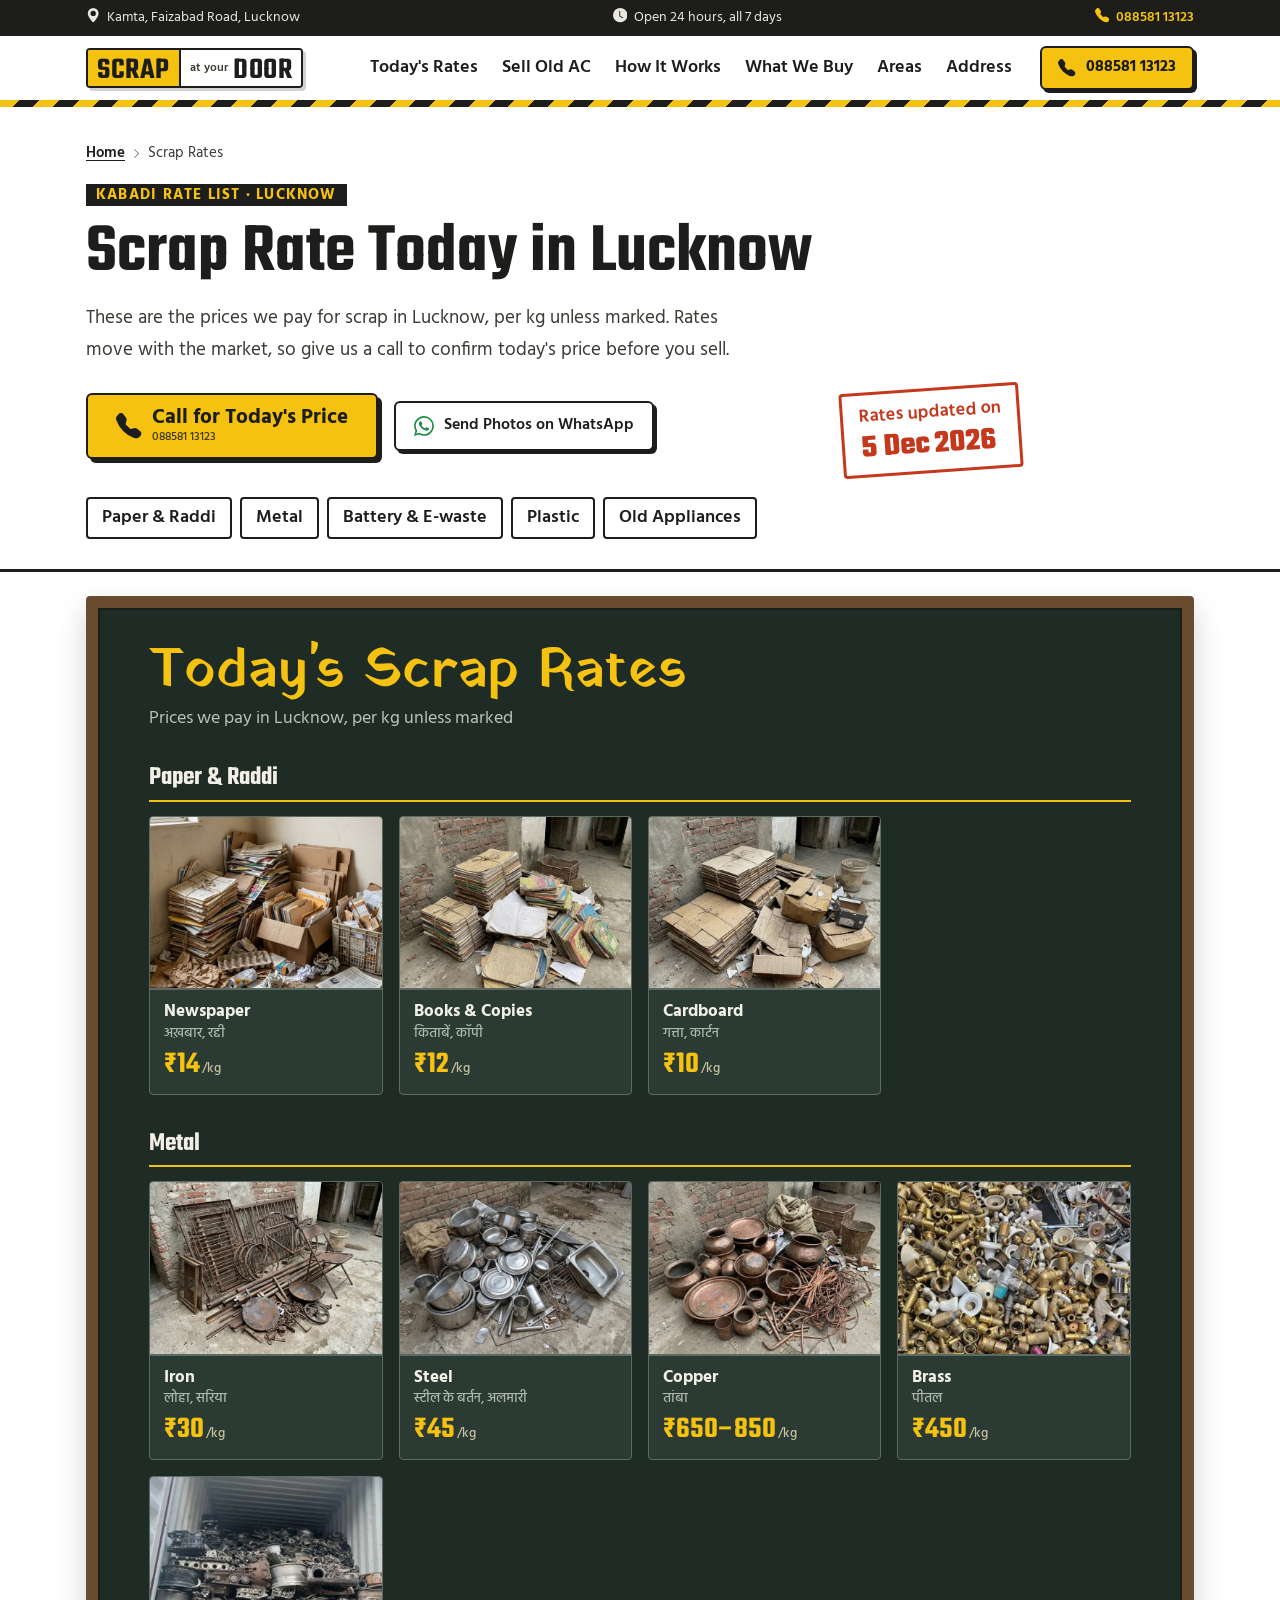
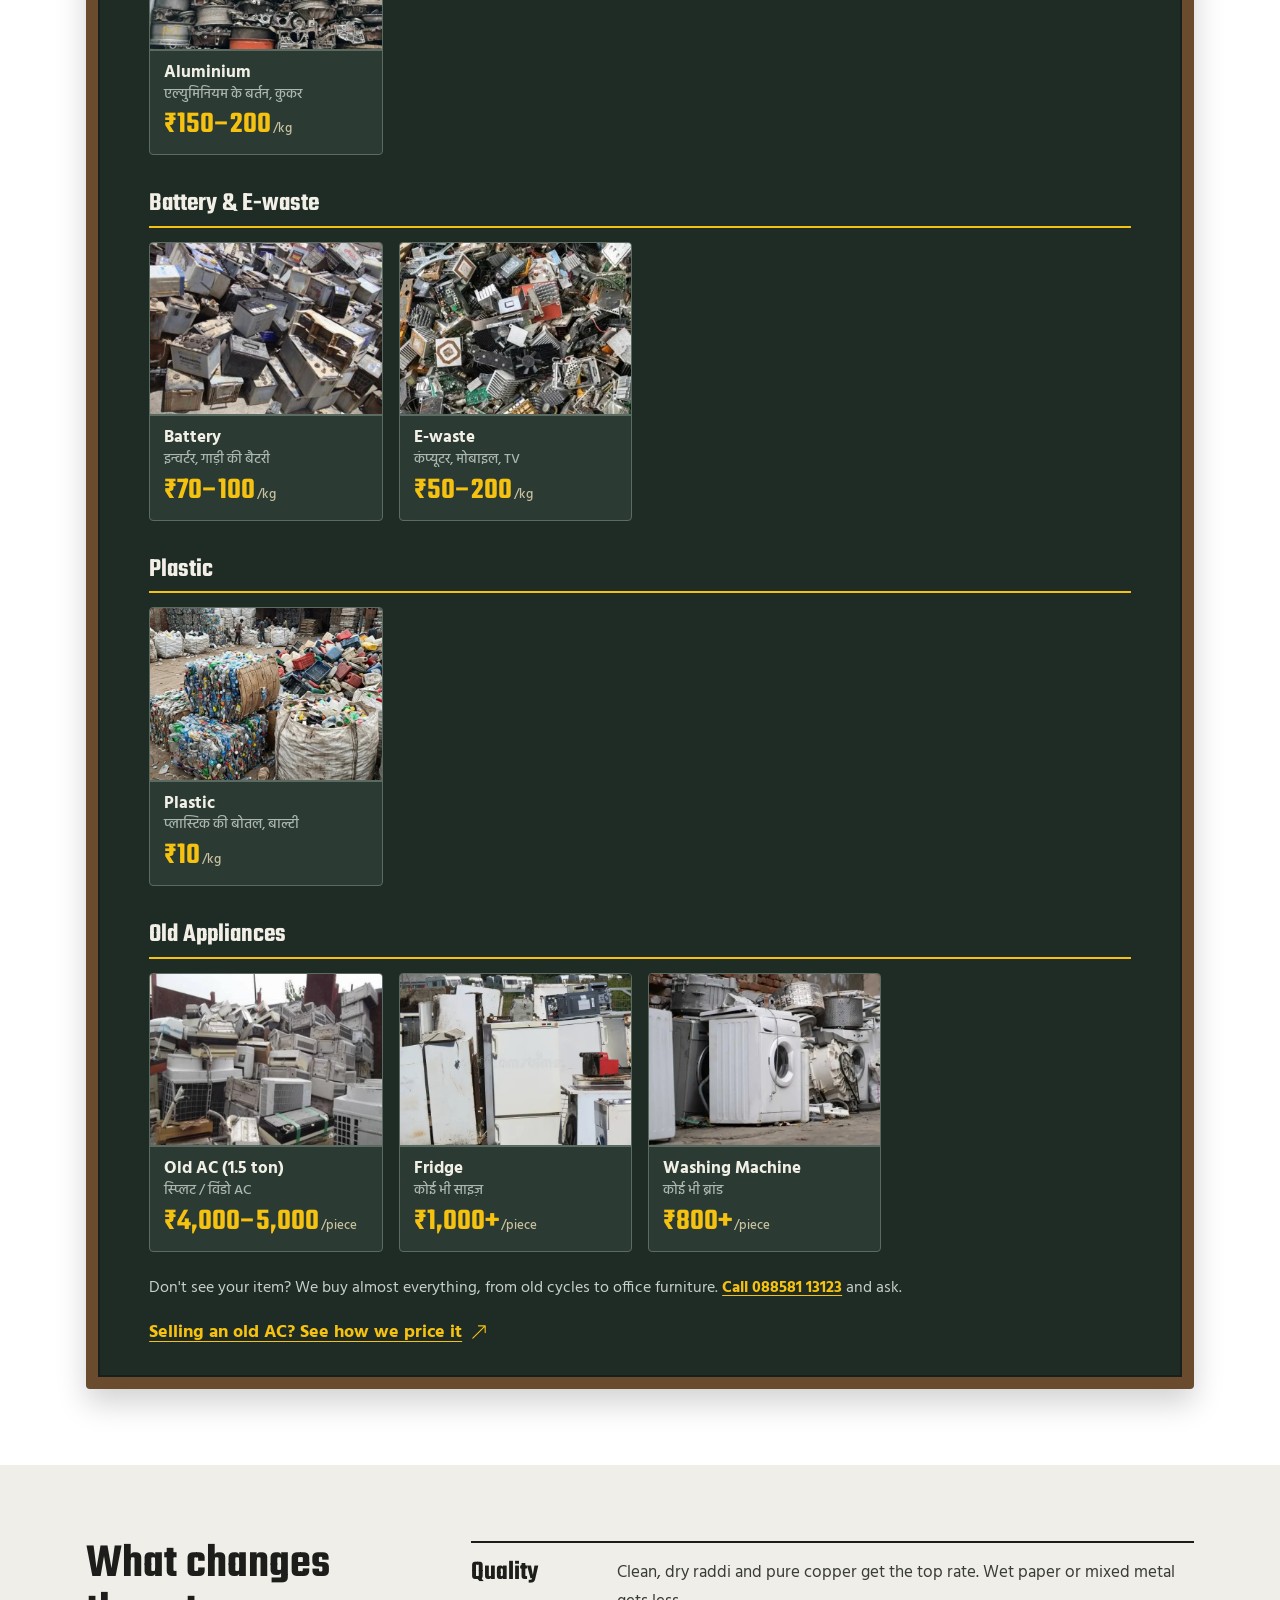
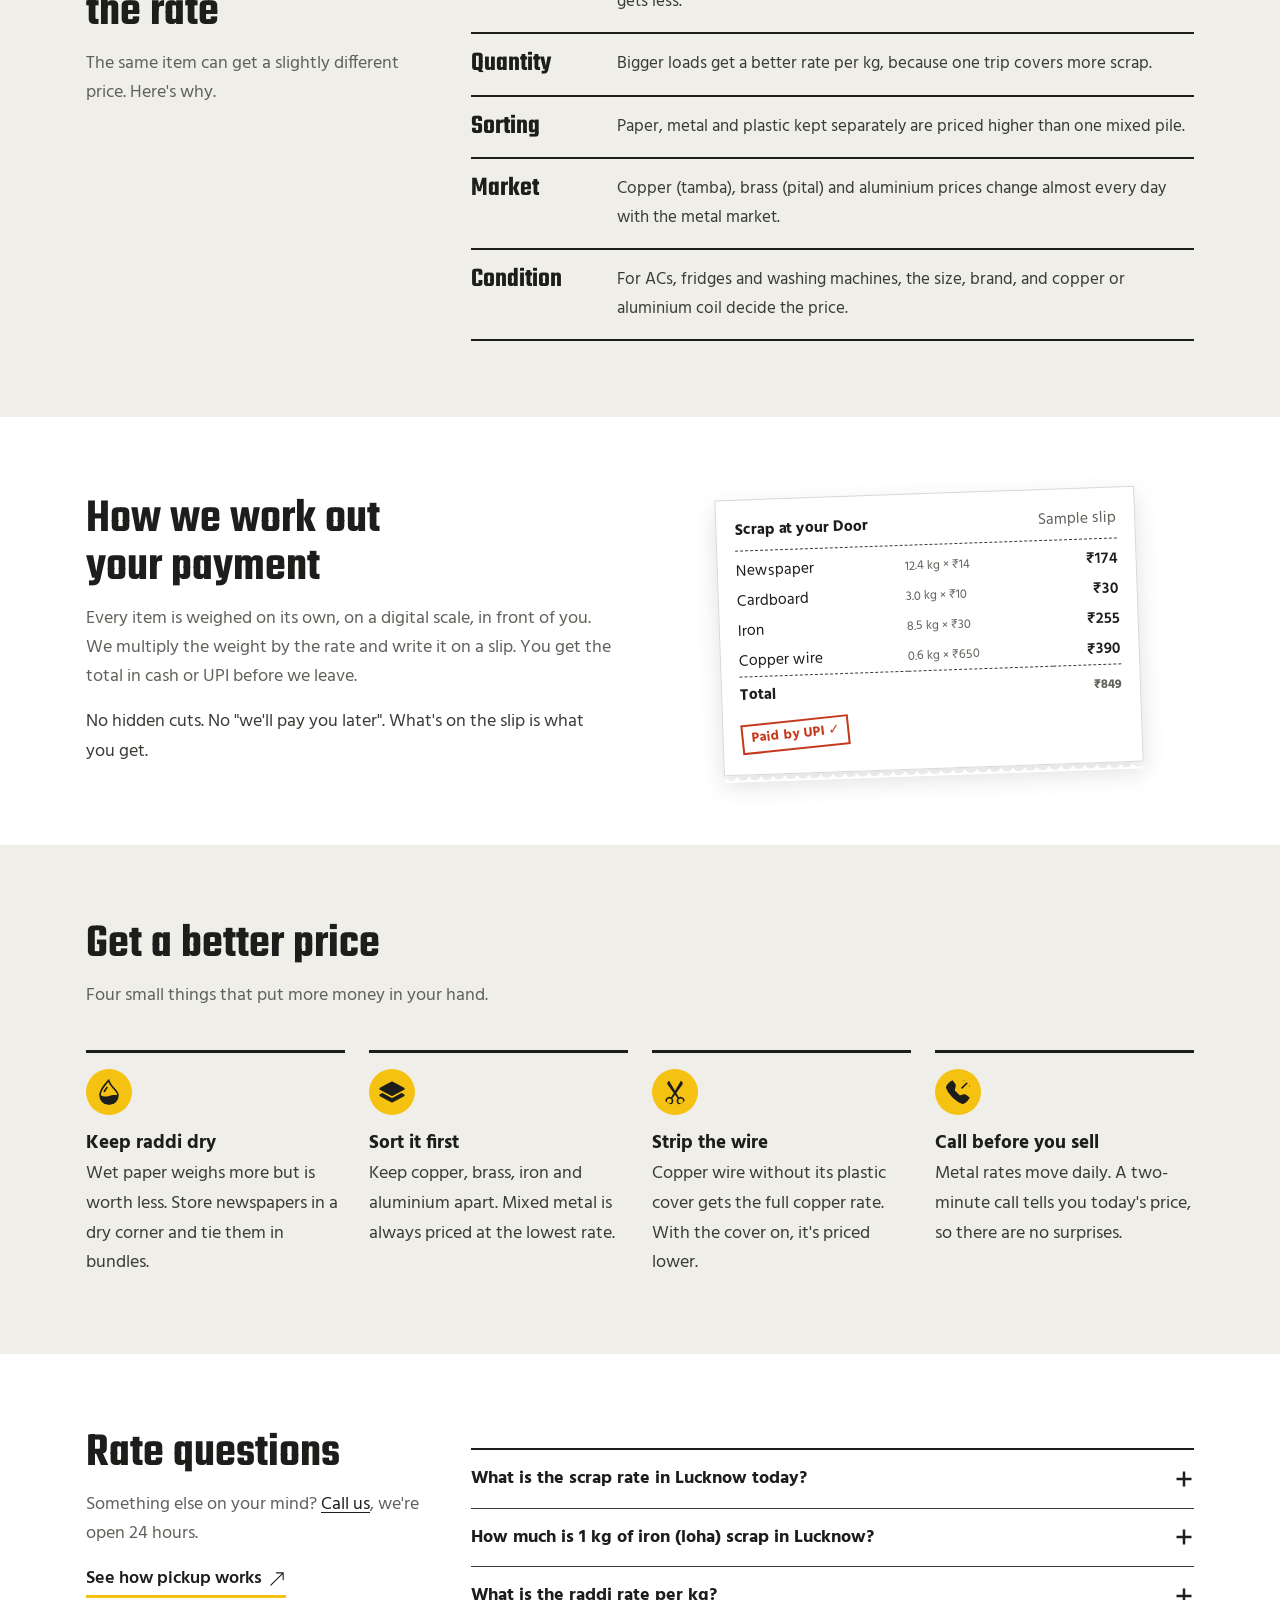
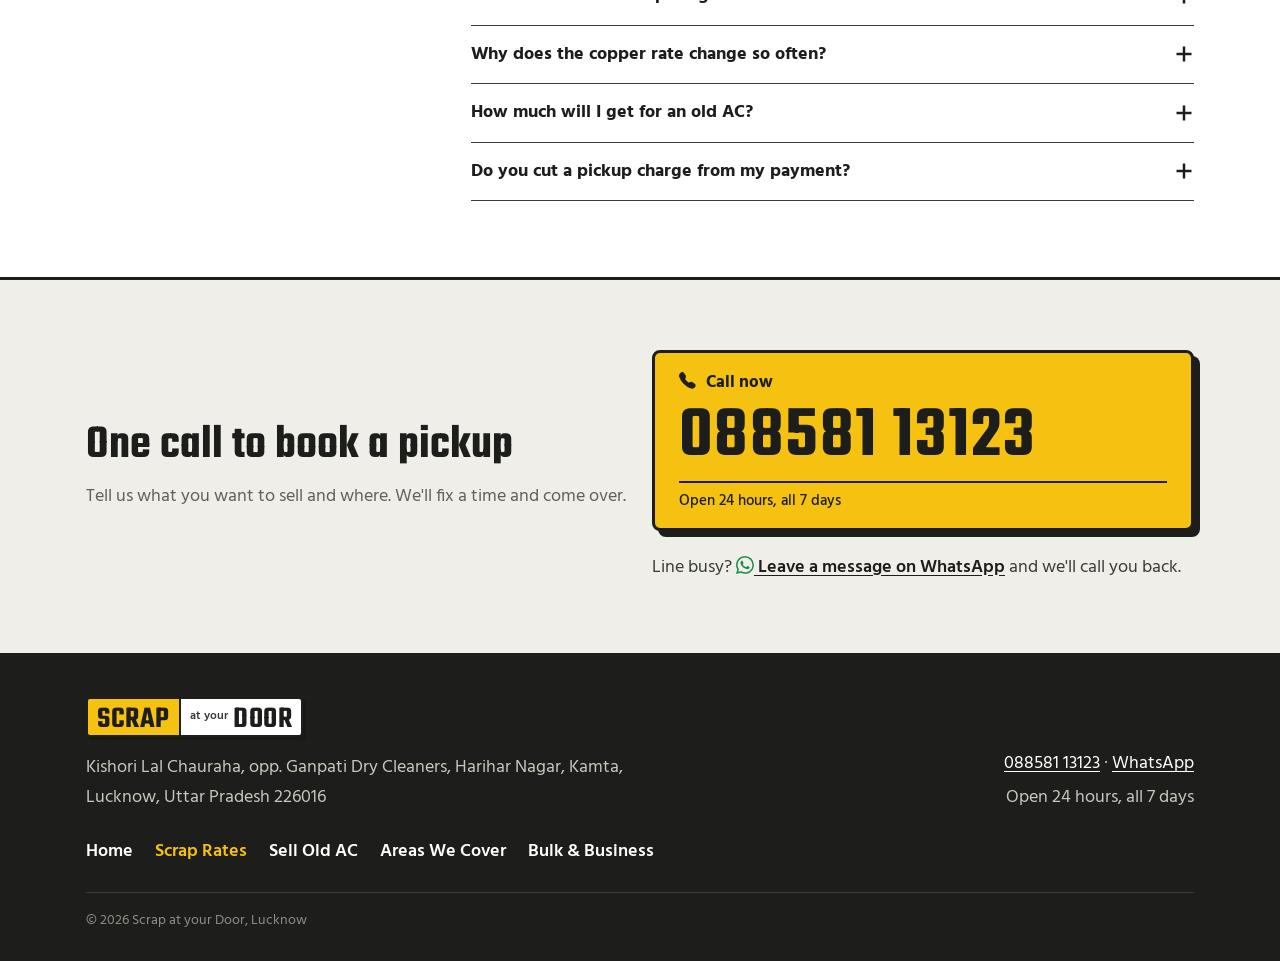
<file: scrap-rate-lucknow/index.html>
<!doctype html>
<html lang="en-IN">
<head>
<meta charset="utf-8">
<meta name="viewport" content="width=device-width, initial-scale=1, viewport-fit=cover">
<title>Scrap Rate Today in Lucknow – Kabadi Rate List (Loha, Tamba, Raddi)</title>
<meta name="description" content="Today's scrap rates in Lucknow: raddi, iron (loha), copper (tamba), brass, aluminium, plastic, battery and old AC. Free pickup, digital weighing. Call 088581 13123.">
<meta name="robots" content="index, follow, max-image-preview:large">
<link rel="canonical" href="https://scrapatyourdoor.in/scrap-rate-lucknow/">
<meta property="og:type" content="website">
<meta property="og:site_name" content="Scrap at your Door">
<meta property="og:locale" content="en_IN">
<meta property="og:title" content="Scrap Rate Today in Lucknow – Kabadi Rate List (Loha, Tamba, Raddi)">
<meta property="og:description" content="Today's scrap rates in Lucknow: raddi, iron (loha), copper (tamba), brass, aluminium, plastic, battery and old AC. Free pickup, digital weighing. Call 088581 13123.">
<meta property="og:url" content="https://scrapatyourdoor.in/scrap-rate-lucknow/">
<meta property="og:image" content="https://scrapatyourdoor.in/og-image.png">
<meta property="og:image:width" content="1200">
<meta property="og:image:height" content="630">
<meta property="og:image:alt" content="Scrap at your Door – online kabadiwala in Lucknow, call 088581 13123">
<meta name="twitter:card" content="summary_large_image">
<meta name="twitter:title" content="Scrap Rate Today in Lucknow – Kabadi Rate List (Loha, Tamba, Raddi)">
<meta name="twitter:description" content="Today's scrap rates in Lucknow: raddi, iron (loha), copper (tamba), brass, aluminium, plastic, battery and old AC. Free pickup, digital weighing. Call 088581 13123.">
<meta name="twitter:image" content="https://scrapatyourdoor.in/og-image.png">
<meta name="theme-color" content="#1d1e1b">
<link rel="icon" href="../favicon.svg" type="image/svg+xml">
<link rel="icon" href="../favicon-48.png" type="image/png" sizes="48x48">
<link rel="apple-touch-icon" href="../apple-touch-icon.png">
<link rel="preconnect" href="https://cdn.jsdelivr.net">
<link rel="preconnect" href="https://fonts.googleapis.com">
<link rel="preconnect" href="https://fonts.gstatic.com" crossorigin>
<link rel="stylesheet" href="https://cdn.jsdelivr.net/npm/bootstrap@5.3.3/dist/css/bootstrap.min.css">
<link rel="stylesheet" href="https://fonts.googleapis.com/css2?family=Hind:wght@400;600;700&family=Teko:wght@600&display=swap">
<link rel="stylesheet" href="https://fonts.googleapis.com/css2?family=Yatra+One&display=swap&text=Today's%20Scrap%20Rates%20Old%20AC%20Price">
<link rel="stylesheet" href="../styles.css?v=mwv23a8z">
<script type="application/ld+json">{"@context":"https://schema.org","@graph":[{"@type":"RecyclingCenter","@id":"https://scrapatyourdoor.in/#business","name":"Scrap at your Door","description":"Online kabadiwala and scrap dealer in Lucknow. Free doorstep pickup, digital weighing and instant cash or UPI payment.","url":"https://scrapatyourdoor.in/","logo":"https://scrapatyourdoor.in/logo-512.png","image":["https://scrapatyourdoor.in/og-image.png","https://scrapatyourdoor.in/logo-512.png"],"telephone":"+918858113123","priceRange":"₹","address":{"@type":"PostalAddress","streetAddress":"Kishori Lal Chauraha, opp. Ganpati Dry Cleaners, Harihar Nagar, Kamta","addressLocality":"Lucknow","addressRegion":"Uttar Pradesh","postalCode":"226016","addressCountry":"IN"},"geo":{"@type":"GeoCoordinates","latitude":26.884755,"longitude":81.0141684},"hasMap":"https://maps.app.goo.gl/ZY3jcRrd6tFN47Bf7","sameAs":["https://maps.app.goo.gl/ZY3jcRrd6tFN47Bf7"],"openingHoursSpecification":[{"@type":"OpeningHoursSpecification","dayOfWeek":["Monday","Tuesday","Wednesday","Thursday","Friday","Saturday","Sunday"],"opens":"00:00","closes":"23:59"}],"areaServed":[{"@type":"City","name":"Lucknow"},{"@type":"Place","name":"Kamta & Faizabad Road, Lucknow"},{"@type":"Place","name":"Chinhat, Lucknow"},{"@type":"Place","name":"Matiyari, Lucknow"},{"@type":"Place","name":"Gomti Nagar, Lucknow"},{"@type":"Place","name":"Gomti Nagar Extension, Lucknow"},{"@type":"Place","name":"Indira Nagar, Lucknow"},{"@type":"Place","name":"Mahanagar, Lucknow"},{"@type":"Place","name":"Aliganj, Lucknow"},{"@type":"Place","name":"Jankipuram, Lucknow"},{"@type":"Place","name":"Barabanki"}]},{"@type":"BreadcrumbList","itemListElement":[{"@type":"ListItem","position":1,"name":"Home","item":"https://scrapatyourdoor.in/"},{"@type":"ListItem","position":2,"name":"Scrap Rates","item":"https://scrapatyourdoor.in/scrap-rate-lucknow/"}]},{"@type":"FAQPage","mainEntity":[{"@type":"Question","name":"What is the scrap rate in Lucknow today?","acceptedAnswer":{"@type":"Answer","text":"The rates on this page are what we pay right now. Metal prices change often, so call us on 088581 13123 and we'll confirm today's price for your items."}},{"@type":"Question","name":"How much is 1 kg of iron (loha) scrap in Lucknow?","acceptedAnswer":{"@type":"Answer","text":"Around ₹30 per kg for regular iron scrap. Heavy, clean iron can get a little more. Rusty or mixed iron gets a little less."}},{"@type":"Question","name":"What is the raddi rate per kg?","acceptedAnswer":{"@type":"Answer","text":"Newspaper is around ₹14 per kg, books and copies ₹12, and cardboard (gatta) ₹10. Dry, bundled raddi gets the full rate."}},{"@type":"Question","name":"Why does the copper rate change so often?","acceptedAnswer":{"@type":"Answer","text":"Copper, brass and aluminium follow the metal market, which moves almost every day. That's why we ask you to call and check before you sell."}},{"@type":"Question","name":"How much will I get for an old AC?","acceptedAnswer":{"@type":"Answer","text":"A 1.5 ton AC usually gets ₹4,000–₹5,000. The final price depends on the tonnage, copper or aluminium coil, and whether the compressor is there. Send a photo on WhatsApp for a quick estimate."}},{"@type":"Question","name":"Do you cut a pickup charge from my payment?","acceptedAnswer":{"@type":"Answer","text":"No. Pickup is free and you get the full amount written on the slip. For very small quantities, please call us first."}}]}]}</script>
</head>
<body>
<svg xmlns="http://www.w3.org/2000/svg" class="svg-sprite" aria-hidden="true"><symbol id="bi-arrow-up-right" viewBox="0 0 16 16"><path fill-rule="evenodd" d="M14 2.5a.5.5 0 0 0-.5-.5h-6a.5.5 0 0 0 0 1h4.793L2.146 13.146a.5.5 0 0 0 .708.708L13 3.707V8.5a.5.5 0 0 0 1 0z"/></symbol><symbol id="bi-building" viewBox="0 0 16 16"><path d="M4 2.5a.5.5 0 0 1 .5-.5h1a.5.5 0 0 1 .5.5v1a.5.5 0 0 1-.5.5h-1a.5.5 0 0 1-.5-.5zm3 0a.5.5 0 0 1 .5-.5h1a.5.5 0 0 1 .5.5v1a.5.5 0 0 1-.5.5h-1a.5.5 0 0 1-.5-.5zm3.5-.5a.5.5 0 0 0-.5.5v1a.5.5 0 0 0 .5.5h1a.5.5 0 0 0 .5-.5v-1a.5.5 0 0 0-.5-.5zM4 5.5a.5.5 0 0 1 .5-.5h1a.5.5 0 0 1 .5.5v1a.5.5 0 0 1-.5.5h-1a.5.5 0 0 1-.5-.5zM7.5 5a.5.5 0 0 0-.5.5v1a.5.5 0 0 0 .5.5h1a.5.5 0 0 0 .5-.5v-1a.5.5 0 0 0-.5-.5zm2.5.5a.5.5 0 0 1 .5-.5h1a.5.5 0 0 1 .5.5v1a.5.5 0 0 1-.5.5h-1a.5.5 0 0 1-.5-.5zM4.5 8a.5.5 0 0 0-.5.5v1a.5.5 0 0 0 .5.5h1a.5.5 0 0 0 .5-.5v-1a.5.5 0 0 0-.5-.5zm2.5.5a.5.5 0 0 1 .5-.5h1a.5.5 0 0 1 .5.5v1a.5.5 0 0 1-.5.5h-1a.5.5 0 0 1-.5-.5zm3.5-.5a.5.5 0 0 0-.5.5v1a.5.5 0 0 0 .5.5h1a.5.5 0 0 0 .5-.5v-1a.5.5 0 0 0-.5-.5z"/><path d="M2 1a1 1 0 0 1 1-1h10a1 1 0 0 1 1 1v14a1 1 0 0 1-1 1H3a1 1 0 0 1-1-1zm11 0H3v14h3v-2.5a.5.5 0 0 1 .5-.5h3a.5.5 0 0 1 .5.5V15h3z"/></symbol><symbol id="bi-clock-fill" viewBox="0 0 16 16"><path d="M16 8A8 8 0 1 1 0 8a8 8 0 0 1 16 0M8 3.5a.5.5 0 0 0-1 0V9a.5.5 0 0 0 .252.434l3.5 2a.5.5 0 0 0 .496-.868L8 8.71z"/></symbol><symbol id="bi-gear-fill" viewBox="0 0 16 16"><path d="M9.405 1.05c-.413-1.4-2.397-1.4-2.81 0l-.1.34a1.464 1.464 0 0 1-2.105.872l-.31-.17c-1.283-.698-2.686.705-1.987 1.987l.169.311c.446.82.023 1.841-.872 2.105l-.34.1c-1.4.413-1.4 2.397 0 2.81l.34.1a1.464 1.464 0 0 1 .872 2.105l-.17.31c-.698 1.283.705 2.686 1.987 1.987l.311-.169a1.464 1.464 0 0 1 2.105.872l.1.34c.413 1.4 2.397 1.4 2.81 0l.1-.34a1.464 1.464 0 0 1 2.105-.872l.31.17c1.283.698 2.686-.705 1.987-1.987l-.169-.311a1.464 1.464 0 0 1 .872-2.105l.34-.1c1.4-.413 1.4-2.397 0-2.81l-.34-.1a1.464 1.464 0 0 1-.872-2.105l.17-.31c.698-1.283-.705-2.686-1.987-1.987l-.311.169a1.464 1.464 0 0 1-2.105-.872zM8 10.93a2.929 2.929 0 1 1 0-5.86 2.929 2.929 0 0 1 0 5.858z"/></symbol><symbol id="bi-geo-alt-fill" viewBox="0 0 16 16"><path d="M8 16s6-5.686 6-10A6 6 0 0 0 2 6c0 4.314 6 10 6 10m0-7a3 3 0 1 1 0-6 3 3 0 0 1 0 6"/></symbol><symbol id="bi-houses-fill" viewBox="0 0 16 16"><path d="M7.207 1a1 1 0 0 0-1.414 0L.146 6.646a.5.5 0 0 0 .708.708L1 7.207V12.5A1.5 1.5 0 0 0 2.5 14h.55a2.5 2.5 0 0 1-.05-.5V9.415a1.5 1.5 0 0 1-.56-2.475l5.353-5.354z"/><path d="M8.793 2a1 1 0 0 1 1.414 0L12 3.793V2.5a.5.5 0 0 1 .5-.5h1a.5.5 0 0 1 .5.5v3.293l1.854 1.853a.5.5 0 0 1-.708.708L15 8.207V13.5a1.5 1.5 0 0 1-1.5 1.5h-8A1.5 1.5 0 0 1 4 13.5V8.207l-.146.147a.5.5 0 1 1-.708-.708z"/></symbol><symbol id="bi-list" viewBox="0 0 16 16"><path fill-rule="evenodd" d="M2.5 12a.5.5 0 0 1 .5-.5h10a.5.5 0 0 1 0 1H3a.5.5 0 0 1-.5-.5m0-4a.5.5 0 0 1 .5-.5h10a.5.5 0 0 1 0 1H3a.5.5 0 0 1-.5-.5m0-4a.5.5 0 0 1 .5-.5h10a.5.5 0 0 1 0 1H3a.5.5 0 0 1-.5-.5"/></symbol><symbol id="bi-shop" viewBox="0 0 16 16"><path d="M2.97 1.35A1 1 0 0 1 3.73 1h8.54a1 1 0 0 1 .76.35l2.609 3.044A1.5 1.5 0 0 1 16 5.37v.255a2.375 2.375 0 0 1-4.25 1.458A2.37 2.37 0 0 1 9.875 8 2.37 2.37 0 0 1 8 7.083 2.37 2.37 0 0 1 6.125 8a2.37 2.37 0 0 1-1.875-.917A2.375 2.375 0 0 1 0 5.625V5.37a1.5 1.5 0 0 1 .361-.976zm1.78 4.275a1.375 1.375 0 0 0 2.75 0 .5.5 0 0 1 1 0 1.375 1.375 0 0 0 2.75 0 .5.5 0 0 1 1 0 1.375 1.375 0 1 0 2.75 0V5.37a.5.5 0 0 0-.12-.325L12.27 2H3.73L1.12 5.045A.5.5 0 0 0 1 5.37v.255a1.375 1.375 0 0 0 2.75 0 .5.5 0 0 1 1 0M1.5 8.5A.5.5 0 0 1 2 9v6h1v-5a1 1 0 0 1 1-1h3a1 1 0 0 1 1 1v5h6V9a.5.5 0 0 1 1 0v6h.5a.5.5 0 0 1 0 1H.5a.5.5 0 0 1 0-1H1V9a.5.5 0 0 1 .5-.5M4 15h3v-5H4zm5-5a1 1 0 0 1 1-1h2a1 1 0 0 1 1 1v3a1 1 0 0 1-1 1h-2a1 1 0 0 1-1-1zm3 0h-2v3h2z"/></symbol><symbol id="bi-star-fill" viewBox="0 0 16 16"><path d="M3.612 15.443c-.386.198-.824-.149-.746-.592l.83-4.73L.173 6.765c-.329-.314-.158-.888.283-.95l4.898-.696L7.538.792c.197-.39.73-.39.927 0l2.184 4.327 4.898.696c.441.062.612.636.282.95l-3.522 3.356.83 4.73c.078.443-.36.79-.746.592L8 13.187l-4.389 2.256z"/></symbol><symbol id="bi-telephone-fill" viewBox="0 0 16 16"><path fill-rule="evenodd" d="M1.885.511a1.745 1.745 0 0 1 2.61.163L6.29 2.98c.329.423.445.974.315 1.494l-.547 2.19a.68.68 0 0 0 .178.643l2.457 2.457a.68.68 0 0 0 .644.178l2.189-.547a1.75 1.75 0 0 1 1.494.315l2.306 1.794c.829.645.905 1.87.163 2.611l-1.034 1.034c-.74.74-1.846 1.065-2.877.702a18.6 18.6 0 0 1-7.01-4.42 18.6 18.6 0 0 1-4.42-7.009c-.362-1.03-.037-2.137.703-2.877z"/></symbol><symbol id="bi-whatsapp" viewBox="0 0 16 16"><path d="M13.601 2.326A7.85 7.85 0 0 0 7.994 0C3.627 0 .068 3.558.064 7.926c0 1.399.366 2.76 1.057 3.965L0 16l4.204-1.102a7.9 7.9 0 0 0 3.79.965h.004c4.368 0 7.926-3.558 7.93-7.93A7.9 7.9 0 0 0 13.6 2.326zM7.994 14.521a6.6 6.6 0 0 1-3.356-.92l-.24-.144-2.494.654.666-2.433-.156-.251a6.56 6.56 0 0 1-1.007-3.505c0-3.626 2.957-6.584 6.591-6.584a6.56 6.56 0 0 1 4.66 1.931 6.56 6.56 0 0 1 1.928 4.66c-.004 3.639-2.961 6.592-6.592 6.592m3.615-4.934c-.197-.099-1.17-.578-1.353-.646-.182-.065-.315-.099-.445.099-.133.197-.513.646-.627.775-.114.133-.232.148-.43.05-.197-.1-.836-.308-1.592-.985-.59-.525-.985-1.175-1.103-1.372-.114-.198-.011-.304.088-.403.087-.088.197-.232.296-.346.1-.114.133-.198.198-.33.065-.134.034-.248-.015-.347-.05-.099-.445-1.076-.612-1.47-.16-.389-.323-.335-.445-.34-.114-.007-.247-.007-.38-.007a.73.73 0 0 0-.529.247c-.182.198-.691.677-.691 1.654s.71 1.916.81 2.049c.098.133 1.394 2.132 3.383 2.992.47.205.84.326 1.129.418.475.152.904.129 1.246.08.38-.058 1.171-.48 1.338-.943.164-.464.164-.86.114-.943-.049-.084-.182-.133-.38-.232"/></symbol><symbol id="bi-laptop" viewBox="0 0 16 16"><path d="M13.5 3a.5.5 0 0 1 .5.5V11H2V3.5a.5.5 0 0 1 .5-.5zm-11-1A1.5 1.5 0 0 0 1 3.5V12h14V3.5A1.5 1.5 0 0 0 13.5 2zM0 12.5h16a1.5 1.5 0 0 1-1.5 1.5h-13A1.5 1.5 0 0 1 0 12.5"/></symbol><symbol id="bi-newspaper" viewBox="0 0 16 16"><path d="M0 2.5A1.5 1.5 0 0 1 1.5 1h11A1.5 1.5 0 0 1 14 2.5v10.528c0 .3-.05.654-.238.972h.738a.5.5 0 0 0 .5-.5v-9a.5.5 0 0 1 1 0v9a1.5 1.5 0 0 1-1.5 1.5H1.497A1.497 1.497 0 0 1 0 13.5zM12 14c.37 0 .654-.211.853-.441.092-.106.147-.279.147-.531V2.5a.5.5 0 0 0-.5-.5h-11a.5.5 0 0 0-.5.5v11c0 .278.223.5.497.5z"/><path d="M2 3h10v2H2zm0 3h4v3H2zm0 4h4v1H2zm0 2h4v1H2zm5-6h2v1H7zm3 0h2v1h-2zM7 8h2v1H7zm3 0h2v1h-2zm-3 2h2v1H7zm3 0h2v1h-2zm-3 2h2v1H7zm3 0h2v1h-2z"/></symbol><symbol id="bi-nut-fill" viewBox="0 0 16 16"><path d="M4.58 1a1 1 0 0 0-.868.504l-3.428 6a1 1 0 0 0 0 .992l3.428 6A1 1 0 0 0 4.58 15h6.84a1 1 0 0 0 .868-.504l3.429-6a1 1 0 0 0 0-.992l-3.429-6A1 1 0 0 0 11.42 1zm5.018 9.696a3 3 0 1 1-3-5.196 3 3 0 0 1 3 5.196"/></symbol><symbol id="bi-recycle" viewBox="0 0 16 16"><path d="M9.302 1.256a1.5 1.5 0 0 0-2.604 0l-1.704 2.98a.5.5 0 0 0 .869.497l1.703-2.981a.5.5 0 0 1 .868 0l2.54 4.444-1.256-.337a.5.5 0 1 0-.26.966l2.415.647a.5.5 0 0 0 .613-.353l.647-2.415a.5.5 0 1 0-.966-.259l-.333 1.242zM2.973 7.773l-1.255.337a.5.5 0 1 1-.26-.966l2.416-.647a.5.5 0 0 1 .612.353l.647 2.415a.5.5 0 0 1-.966.259l-.333-1.242-2.545 4.454a.5.5 0 0 0 .434.748H5a.5.5 0 0 1 0 1H1.723A1.5 1.5 0 0 1 .421 12.24zm10.89 1.463a.5.5 0 1 0-.868.496l1.716 3.004a.5.5 0 0 1-.434.748h-5.57l.647-.646a.5.5 0 1 0-.708-.707l-1.5 1.5a.5.5 0 0 0 0 .707l1.5 1.5a.5.5 0 1 0 .708-.707l-.647-.647h5.57a1.5 1.5 0 0 0 1.302-2.244z"/></symbol><symbol id="bi-snow2" viewBox="0 0 16 16"><path d="M8 16a.5.5 0 0 1-.5-.5v-1.293l-.646.647a.5.5 0 0 1-.707-.708L7.5 12.793v-1.086l-.646.647a.5.5 0 0 1-.707-.708L7.5 10.293V8.866l-1.236.713-.495 1.85a.5.5 0 1 1-.966-.26l.237-.882-.94.542-.496 1.85a.5.5 0 1 1-.966-.26l.237-.882-1.12.646a.5.5 0 0 1-.5-.866l1.12-.646-.884-.237a.5.5 0 1 1 .26-.966l1.848.495.94-.542-.882-.237a.5.5 0 1 1 .258-.966l1.85.495L7 8l-1.236-.713-1.849.495a.5.5 0 1 1-.258-.966l.883-.237-.94-.542-1.85.495a.5.5 0 0 1-.258-.966l.883-.237-1.12-.646a.5.5 0 1 1 .5-.866l1.12.646-.237-.883a.5.5 0 0 1 .966-.258l.495 1.849.94.542-.236-.883a.5.5 0 0 1 .966-.258l.495 1.849 1.236.713V5.707L6.147 4.354a.5.5 0 1 1 .707-.708l.646.647V3.207L6.147 1.854a.5.5 0 1 1 .707-.708l.646.647V.5a.5.5 0 0 1 1 0v1.293l.647-.647a.5.5 0 1 1 .707.708L8.5 3.207v1.086l.647-.647a.5.5 0 1 1 .707.708L8.5 5.707v1.427l1.236-.713.495-1.85a.5.5 0 1 1 .966.26l-.236.882.94-.542.495-1.85a.5.5 0 1 1 .966.26l-.236.882 1.12-.646a.5.5 0 0 1 .5.866l-1.12.646.883.237a.5.5 0 1 1-.26.966l-1.848-.495-.94.542.883.237a.5.5 0 1 1-.26.966l-1.848-.495L9 8l1.236.713 1.849-.495a.5.5 0 0 1 .259.966l-.883.237.94.542 1.849-.495a.5.5 0 0 1 .259.966l-.883.237 1.12.646a.5.5 0 0 1-.5.866l-1.12-.646.236.883a.5.5 0 1 1-.966.258l-.495-1.849-.94-.542.236.883a.5.5 0 0 1-.966.258L9.736 9.58 8.5 8.866v1.427l1.354 1.353a.5.5 0 0 1-.707.708l-.647-.647v1.086l1.354 1.353a.5.5 0 0 1-.707.708l-.647-.647V15.5a.5.5 0 0 1-.5.5"/></symbol><symbol id="bi-droplet-half" viewBox="0 0 16 16"><path fill-rule="evenodd" d="M7.21.8C7.69.295 8 0 8 0q.164.544.371 1.038c.812 1.946 2.073 3.35 3.197 4.6C12.878 7.096 14 8.345 14 10a6 6 0 0 1-12 0C2 6.668 5.58 2.517 7.21.8m.413 1.021A31 31 0 0 0 5.794 3.99c-.726.95-1.436 2.008-1.96 3.07C3.304 8.133 3 9.138 3 10c0 0 2.5 1.5 5 .5s5-.5 5-.5c0-1.201-.796-2.157-2.181-3.7l-.03-.032C9.75 5.11 8.5 3.72 7.623 1.82z"/><path fill-rule="evenodd" d="M4.553 7.776c.82-1.641 1.717-2.753 2.093-3.13l.708.708c-.29.29-1.128 1.311-1.907 2.87z"/></symbol><symbol id="bi-layers-fill" viewBox="0 0 16 16"><path d="M7.765 1.559a.5.5 0 0 1 .47 0l7.5 4a.5.5 0 0 1 0 .882l-7.5 4a.5.5 0 0 1-.47 0l-7.5-4a.5.5 0 0 1 0-.882z"/><path d="m2.125 8.567-1.86.992a.5.5 0 0 0 0 .882l7.5 4a.5.5 0 0 0 .47 0l7.5-4a.5.5 0 0 0 0-.882l-1.86-.992-5.17 2.756a1.5 1.5 0 0 1-1.41 0z"/></symbol><symbol id="bi-scissors" viewBox="0 0 16 16"><path d="M3.5 3.5c-.614-.884-.074-1.962.858-2.5L8 7.226 11.642 1c.932.538 1.472 1.616.858 2.5L8.81 8.61l1.556 2.661a2.5 2.5 0 1 1-.794.637L8 9.73l-1.572 2.177a2.5 2.5 0 1 1-.794-.637L7.19 8.61zm2.5 10a1.5 1.5 0 1 0-3 0 1.5 1.5 0 0 0 3 0m7 0a1.5 1.5 0 1 0-3 0 1.5 1.5 0 0 0 3 0"/></symbol><symbol id="bi-telephone-outbound-fill" viewBox="0 0 16 16"><path fill-rule="evenodd" d="M1.885.511a1.745 1.745 0 0 1 2.61.163L6.29 2.98c.329.423.445.974.315 1.494l-.547 2.19a.68.68 0 0 0 .178.643l2.457 2.457a.68.68 0 0 0 .644.178l2.189-.547a1.75 1.75 0 0 1 1.494.315l2.306 1.794c.829.645.905 1.87.163 2.611l-1.034 1.034c-.74.74-1.846 1.065-2.877.702a18.6 18.6 0 0 1-7.01-4.42 18.6 18.6 0 0 1-4.42-7.009c-.362-1.03-.037-2.137.703-2.877zM11 .5a.5.5 0 0 1 .5-.5h4a.5.5 0 0 1 .5.5v4a.5.5 0 0 1-1 0V1.707l-4.146 4.147a.5.5 0 0 1-.708-.708L14.293 1H11.5a.5.5 0 0 1-.5-.5"/></symbol><symbol id="bi-check2-circle" viewBox="0 0 16 16"><path d="M2.5 8a5.5 5.5 0 0 1 8.25-4.764.5.5 0 0 0 .5-.866A6.5 6.5 0 1 0 14.5 8a.5.5 0 0 0-1 0 5.5 5.5 0 1 1-11 0"/><path d="M15.354 3.354a.5.5 0 0 0-.708-.708L8 9.293 5.354 6.646a.5.5 0 1 0-.708.708l3 3a.5.5 0 0 0 .708 0z"/></symbol><symbol id="bi-tools" viewBox="0 0 16 16"><path d="M1 0 0 1l2.2 3.081a1 1 0 0 0 .815.419h.07a1 1 0 0 1 .708.293l2.675 2.675-2.617 2.654A3.003 3.003 0 0 0 0 13a3 3 0 1 0 5.878-.851l2.654-2.617.968.968-.305.914a1 1 0 0 0 .242 1.023l3.27 3.27a.997.997 0 0 0 1.414 0l1.586-1.586a.997.997 0 0 0 0-1.414l-3.27-3.27a1 1 0 0 0-1.023-.242L10.5 9.5l-.96-.96 2.68-2.643A3.005 3.005 0 0 0 16 3q0-.405-.102-.777l-2.14 2.141L12 4l-.364-1.757L13.777.102a3 3 0 0 0-3.675 3.68L7.462 6.46 4.793 3.793a1 1 0 0 1-.293-.707v-.071a1 1 0 0 0-.419-.814zm9.646 10.646a.5.5 0 0 1 .708 0l2.914 2.915a.5.5 0 0 1-.707.707l-2.915-2.914a.5.5 0 0 1 0-.708M3 11l.471.242.529.026.287.445.445.287.026.529L5 13l-.242.471-.026.529-.445.287-.287.445-.529.026L3 15l-.471-.242L2 14.732l-.287-.445L1.268 14l-.026-.529L1 13l.242-.471.026-.529.445-.287.287-.445.529-.026z"/></symbol><symbol id="bi-camera-fill" viewBox="0 0 16 16"><path d="M10.5 8.5a2.5 2.5 0 1 1-5 0 2.5 2.5 0 0 1 5 0"/><path d="M2 4a2 2 0 0 0-2 2v6a2 2 0 0 0 2 2h12a2 2 0 0 0 2-2V6a2 2 0 0 0-2-2h-1.172a2 2 0 0 1-1.414-.586l-.828-.828A2 2 0 0 0 9.172 2H6.828a2 2 0 0 0-1.414.586l-.828.828A2 2 0 0 1 3.172 4zm.5 2a.5.5 0 1 1 0-1 .5.5 0 0 1 0 1m9 2.5a3.5 3.5 0 1 1-7 0 3.5 3.5 0 0 1 7 0"/></symbol><symbol id="bi-chevron-right" viewBox="0 0 16 16"><path fill-rule="evenodd" d="M4.646 1.646a.5.5 0 0 1 .708 0l6 6a.5.5 0 0 1 0 .708l-6 6a.5.5 0 0 1-.708-.708L10.293 8 4.646 2.354a.5.5 0 0 1 0-.708"/></symbol></svg>
<div class="topline"><div class="container d-flex justify-content-between align-items-center gap-3">
  <span><svg class="bi bi-geo-alt-fill" aria-hidden="true" focusable="false"><use href="#bi-geo-alt-fill"/></svg> Kamta, Faizabad Road, Lucknow</span>
  <span class="d-none d-md-inline"><svg class="bi bi-clock-fill" aria-hidden="true" focusable="false"><use href="#bi-clock-fill"/></svg> Open 24 hours, all 7 days</span>
  <a href="tel:+918858113123"><svg class="bi bi-telephone-fill" aria-hidden="true" focusable="false"><use href="#bi-telephone-fill"/></svg> 088581 13123</a>
</div></div>
<nav class="navbar navbar-expand-lg site-nav" id="top">
  <div class="container">
    <a class="wordmark navbar-brand" href="../" aria-label="Scrap at your Door – home"><span class="wm-a">Scrap</span><span class="wm-b"><small>at your</small>Door</span></a>
    <button class="navbar-toggler" type="button" data-bs-toggle="collapse" data-bs-target="#mainNav" aria-controls="mainNav" aria-expanded="false" aria-label="Open menu"><svg class="bi bi-list" aria-hidden="true" focusable="false"><use href="#bi-list"/></svg><span>Menu</span></button>
    <div class="collapse navbar-collapse" id="mainNav">
      <ul class="navbar-nav ms-auto"><li class="nav-item"><a class="nav-link active" aria-current="page" href="../scrap-rate-lucknow/">Today's Rates</a></li><li class="nav-item"><a class="nav-link" href="../sell-old-ac-lucknow/">Sell Old AC</a></li><li class="nav-item"><a class="nav-link" href="../#how">How It Works</a></li><li class="nav-item"><a class="nav-link" href="../#buy">What We Buy</a></li><li class="nav-item"><a class="nav-link" href="../kabadiwala-near-me-lucknow/">Areas</a></li><li class="nav-item"><a class="nav-link" href="../#contact">Address</a></li></ul>
      <a class="btn-sign btn-nav d-none d-lg-inline-flex" href="tel:+918858113123"><svg class="bi bi-telephone-fill" aria-hidden="true" focusable="false"><use href="#bi-telephone-fill"/></svg> 088581 13123</a>
    </div>
  </div>
</nav>
<div class="stripe" aria-hidden="true"></div>
<main>

<section class="page-hero">
  <div class="container">
    <nav class="crumbs" aria-label="Breadcrumb"><ol><li><a href="../">Home</a><svg class="bi bi-chevron-right" aria-hidden="true" focusable="false"><use href="#bi-chevron-right"/></svg></li><li aria-current="page">Scrap Rates</li></ol></nav>
    <div class="row g-4 align-items-end">
      <div class="col-lg-8">
        <h1><span class="h1-en">Kabadi Rate List · Lucknow</span>Scrap Rate Today in Lucknow</h1>
        <p class="hero-text">These are the prices we pay for scrap in Lucknow, per kg unless marked. Rates move with the market, so give us a call to confirm today's price before you sell.</p>
        <div class="hero-actions">
          <a class="btn-sign btn-call-xl" href="tel:+918858113123"><svg class="bi bi-telephone-fill" aria-hidden="true" focusable="false"><use href="#bi-telephone-fill"/></svg><span>Call for Today's Price<small>088581 13123</small></span></a>
          <a class="btn-sign btn-wa-2" href="https://wa.me/918858113123?text=Hi%2C%20I'm%20sending%20photos%20of%20my%20scrap.%20Please%20tell%20me%20a%20rough%20price." target="_blank" rel="noopener"><svg class="bi bi-whatsapp" aria-hidden="true" focusable="false"><use href="#bi-whatsapp"/></svg><span>Send Photos on WhatsApp</span></a>
        </div>
      </div>
      <div class="col-lg-4">
        <div class="hero-stamp">Rates updated on<b data-rate-date>25 Nov 2026</b></div>
      </div>
    </div>
    <nav class="jump" aria-label="Jump to a category"><a href="#rate-paper">Paper &amp; Raddi</a><a href="#rate-metal">Metal</a><a href="#rate-battery">Battery &amp; E-waste</a><a href="#rate-plastic">Plastic</a><a href="#rate-appliances">Old Appliances</a></nav>
  </div>
</section>

<section class="sec pt-4">
  <div class="container">
    <div class="board board-full">
      <h2 class="board-title">Today's Scrap Rates</h2>
      <p class="board-sub">Prices we pay in Lucknow, per kg unless marked</p>
      <div class="rate-category" id="rate-paper">
        <h3 class="rate-category-title">Paper &amp; Raddi</h3>
        <div class="row row-cols-2 row-cols-md-3 row-cols-lg-4 g-3">
          <div class="col">
            <article class="rate-card">
              <div class="rate-card-media">
                <img class="rate-card-img" src="../images/scrap-newspaper.webp" alt="Bundle of old newspapers" width="640" height="480" loading="lazy">
              </div>
              <div class="rate-card-body">
                <h4 class="rate-card-title">Newspaper<span class="rate-card-hi" lang="hi">अख़बार, रद्दी</span></h4>
                <p class="rate-card-price">₹14<small>/kg</small></p>
              </div>
            </article>
          </div>
          <div class="col">
            <article class="rate-card">
              <div class="rate-card-media">
                <img class="rate-card-img" src="../images/scrap-books.webp" alt="Stack of old books and notebooks" width="640" height="480" loading="lazy">
              </div>
              <div class="rate-card-body">
                <h4 class="rate-card-title">Books &amp; Copies<span class="rate-card-hi" lang="hi">किताबें, कॉपी</span></h4>
                <p class="rate-card-price">₹12<small>/kg</small></p>
              </div>
            </article>
          </div>
          <div class="col">
            <article class="rate-card">
              <div class="rate-card-media">
                <img class="rate-card-img" src="../images/scrap-cardboard.webp" alt="Cardboard carton box" width="640" height="480" loading="lazy">
              </div>
              <div class="rate-card-body">
                <h4 class="rate-card-title">Cardboard<span class="rate-card-hi" lang="hi">गत्ता, कार्टन</span></h4>
                <p class="rate-card-price">₹10<small>/kg</small></p>
              </div>
            </article>
          </div>
        </div>
      </div>

      <div class="rate-category" id="rate-metal">
        <h3 class="rate-category-title">Metal</h3>
        <div class="row row-cols-2 row-cols-md-3 row-cols-lg-4 g-3">
          <div class="col">
            <article class="rate-card">
              <div class="rate-card-media">
                <img class="rate-card-img" src="../images/scrap-iron.webp" alt="Iron rods and metal scrap" width="640" height="480" loading="lazy">
              </div>
              <div class="rate-card-body">
                <h4 class="rate-card-title">Iron<span class="rate-card-hi" lang="hi">लोहा, सरिया</span></h4>
                <p class="rate-card-price">₹30<small>/kg</small></p>
              </div>
            </article>
          </div>
          <div class="col">
            <article class="rate-card">
              <div class="rate-card-media">
                <img class="rate-card-img" src="../images/scrap-steel.webp" alt="Stainless steel utensils and scrap" width="640" height="480" loading="lazy">
              </div>
              <div class="rate-card-body">
                <h4 class="rate-card-title">Steel<span class="rate-card-hi" lang="hi">स्टील के बर्तन, अलमारी</span></h4>
                <p class="rate-card-price">₹45<small>/kg</small></p>
              </div>
            </article>
          </div>
          <div class="col">
            <article class="rate-card">
              <div class="rate-card-media">
                <img class="rate-card-img" src="../images/scrap-copper.webp" alt="Coil of copper wire scrap" width="640" height="480" loading="lazy">
              </div>
              <div class="rate-card-body">
                <h4 class="rate-card-title">Copper<span class="rate-card-hi" lang="hi">तांबा</span></h4>
                <p class="rate-card-price">₹650–850<small>/kg</small></p>
              </div>
            </article>
          </div>
          <div class="col">
            <article class="rate-card">
              <div class="rate-card-media">
                <img class="rate-card-img" src="../images/scrap-brass.webp" alt="Brass vessel and fittings scrap" width="640" height="480" loading="lazy">
              </div>
              <div class="rate-card-body">
                <h4 class="rate-card-title">Brass<span class="rate-card-hi" lang="hi">पीतल</span></h4>
                <p class="rate-card-price">₹450<small>/kg</small></p>
              </div>
            </article>
          </div>
          <div class="col">
            <article class="rate-card">
              <div class="rate-card-media">
                <img class="rate-card-img" src="../images/scrap-aluminium.webp" alt="Aluminium pressure cooker and utensil scrap" width="640" height="480" loading="lazy">
              </div>
              <div class="rate-card-body">
                <h4 class="rate-card-title">Aluminium<span class="rate-card-hi" lang="hi">एल्युमिनियम के बर्तन, कुकर</span></h4>
                <p class="rate-card-price">₹150–200<small>/kg</small></p>
              </div>
            </article>
          </div>
        </div>
      </div>

      <div class="rate-category" id="rate-battery">
        <h3 class="rate-category-title">Battery &amp; E-waste</h3>
        <div class="row row-cols-2 row-cols-md-3 row-cols-lg-4 g-3">
          <div class="col">
            <article class="rate-card">
              <div class="rate-card-media">
                <img class="rate-card-img" src="../images/scrap-battery.webp" alt="Inverter and vehicle battery scrap" width="640" height="480" loading="lazy">
              </div>
              <div class="rate-card-body">
                <h4 class="rate-card-title">Battery<span class="rate-card-hi" lang="hi">इन्वर्टर, गाड़ी की बैटरी</span></h4>
                <p class="rate-card-price">₹70–100<small>/kg</small></p>
              </div>
            </article>
          </div>
          <div class="col">
            <article class="rate-card">
              <div class="rate-card-media">
                <img class="rate-card-img" src="../images/scrap-ewaste.webp" alt="Old computer monitor and mobile phone e-waste" width="640" height="480" loading="lazy">
              </div>
              <div class="rate-card-body">
                <h4 class="rate-card-title">E-waste<span class="rate-card-hi" lang="hi">कंप्यूटर, मोबाइल, TV</span></h4>
                <p class="rate-card-price">₹50–200<small>/kg</small></p>
              </div>
            </article>
          </div>
        </div>
      </div>

      <div class="rate-category" id="rate-plastic">
        <h3 class="rate-category-title">Plastic</h3>
        <div class="row row-cols-2 row-cols-md-3 row-cols-lg-4 g-3">
          <div class="col">
            <article class="rate-card">
              <div class="rate-card-media">
                <img class="rate-card-img" src="../images/scrap-plastic.webp" alt="Plastic bottle and bucket scrap" width="640" height="480" loading="lazy">
              </div>
              <div class="rate-card-body">
                <h4 class="rate-card-title">Plastic<span class="rate-card-hi" lang="hi">प्लास्टिक की बोतल, बाल्टी</span></h4>
                <p class="rate-card-price">₹10<small>/kg</small></p>
              </div>
            </article>
          </div>
        </div>
      </div>

      <div class="rate-category" id="rate-appliances">
        <h3 class="rate-category-title">Old Appliances</h3>
        <div class="row row-cols-2 row-cols-md-3 row-cols-lg-4 g-3">
          <div class="col">
            <article class="rate-card">
              <div class="rate-card-media">
                <img class="rate-card-img" src="../images/scrap-ac.webp" alt="Old split and outdoor AC unit" width="640" height="480" loading="lazy">
              </div>
              <div class="rate-card-body">
                <h4 class="rate-card-title">Old AC (1.5 ton)<span class="rate-card-hi" lang="hi">स्प्लिट / विंडो AC</span></h4>
                <p class="rate-card-price">₹4,000–5,000<small>/piece</small></p>
              </div>
            </article>
          </div>
          <div class="col">
            <article class="rate-card">
              <div class="rate-card-media">
                <img class="rate-card-img" src="../images/scrap-fridge.webp" alt="Old refrigerator" width="640" height="480" loading="lazy">
              </div>
              <div class="rate-card-body">
                <h4 class="rate-card-title">Fridge<span class="rate-card-hi" lang="hi">कोई भी साइज़</span></h4>
                <p class="rate-card-price">₹1,000+<small>/piece</small></p>
              </div>
            </article>
          </div>
          <div class="col">
            <article class="rate-card">
              <div class="rate-card-media">
                <img class="rate-card-img" src="../images/scrap-washing-machine.webp" alt="Old washing machine" width="640" height="480" loading="lazy">
              </div>
              <div class="rate-card-body">
                <h4 class="rate-card-title">Washing Machine<span class="rate-card-hi" lang="hi">कोई भी ब्रांड</span></h4>
                <p class="rate-card-price">₹800+<small>/piece</small></p>
              </div>
            </article>
          </div>
        </div>
      </div>
      <p class="board-note">Don't see your item? We buy almost everything, from old cycles to office furniture. <a href="tel:+918858113123">Call 088581 13123</a> and ask.</p>
      <a class="board-more" href="../sell-old-ac-lucknow/">Selling an old AC? See how we price it <svg class="bi bi-arrow-up-right" aria-hidden="true" focusable="false"><use href="#bi-arrow-up-right"/></svg></a>
    </div>
  </div>
</section>

<section class="sec sec-stone">
  <div class="container">
    <div class="row g-5">
      <div class="col-lg-4">
        <h2 class="sec-h">What changes the rate</h2>
        <p class="sec-lead">The same item can get a slightly different price. Here's why.</p>
      </div>
      <div class="col-lg-8">
        <dl class="factors">
          <div><dt>Quality</dt><dd>Clean, dry raddi and pure copper get the top rate. Wet paper or mixed metal gets less.</dd></div>
          <div><dt>Quantity</dt><dd>Bigger loads get a better rate per kg, because one trip covers more scrap.</dd></div>
          <div><dt>Sorting</dt><dd>Paper, metal and plastic kept separately are priced higher than one mixed pile.</dd></div>
          <div><dt>Market</dt><dd>Copper (tamba), brass (pital) and aluminium prices change almost every day with the metal market.</dd></div>
          <div><dt>Condition</dt><dd>For ACs, fridges and washing machines, the size, brand, and copper or aluminium coil decide the price.</dd></div>
        </dl>
      </div>
    </div>
  </div>
</section>

<section class="sec">
  <div class="container">
    <div class="row g-5 align-items-center">
      <div class="col-lg-6">
        <h2 class="sec-h">How we work out your payment</h2>
        <p class="sec-lead">Every item is weighed on its own, on a digital scale, in front of you. We multiply the weight by the rate and write it on a slip. You get the total in cash or UPI before we leave.</p>
        <p class="aside-note mt-3">No hidden cuts. No "we'll pay you later". What's on the slip is what you get.</p>
      </div>
      <div class="col-lg-6">
        <div class="slip-wrap"><div class="parchi">
    <div class="parchi-head"><b>Scrap at your Door</b><span>Sample slip</span></div>
    <table>
      <tr><td>Newspaper</td><td>12.4 kg × ₹14</td><td>₹174</td></tr><tr><td>Cardboard</td><td>3.0 kg × ₹10</td><td>₹30</td></tr><tr><td>Iron</td><td>8.5 kg × ₹30</td><td>₹255</td></tr><tr><td>Copper wire</td><td>0.6 kg × ₹650</td><td>₹390</td></tr>
      <tr class="total"><td colspan="2">Total</td><td>₹849</td></tr>
    </table>
    <div class="paid">Paid by UPI ✓</div>
  </div></div>
      </div>
    </div>
  </div>
</section>

<section class="sec sec-stone">
  <div class="container">
    <h2 class="sec-h">Get a better price</h2>
    <p class="sec-lead">Four small things that put more money in your hand.</p>
    <div class="row row-cols-1 row-cols-sm-2 row-cols-lg-4 g-4 mt-1">
      <div class="col"><div class="tip"><svg class="bi bi-droplet-half" aria-hidden="true" focusable="false"><use href="#bi-droplet-half"/></svg><h3>Keep raddi dry</h3><p>Wet paper weighs more but is worth less. Store newspapers in a dry corner and tie them in bundles.</p></div></div>
      <div class="col"><div class="tip"><svg class="bi bi-layers-fill" aria-hidden="true" focusable="false"><use href="#bi-layers-fill"/></svg><h3>Sort it first</h3><p>Keep copper, brass, iron and aluminium apart. Mixed metal is always priced at the lowest rate.</p></div></div>
      <div class="col"><div class="tip"><svg class="bi bi-scissors" aria-hidden="true" focusable="false"><use href="#bi-scissors"/></svg><h3>Strip the wire</h3><p>Copper wire without its plastic cover gets the full copper rate. With the cover on, it's priced lower.</p></div></div>
      <div class="col"><div class="tip"><svg class="bi bi-telephone-outbound-fill" aria-hidden="true" focusable="false"><use href="#bi-telephone-outbound-fill"/></svg><h3>Call before you sell</h3><p>Metal rates move daily. A two-minute call tells you today's price, so there are no surprises.</p></div></div>
    </div>
  </div>
</section>

<section class="sec" id="faq-sec">
  <div class="container">
    <div class="row g-5">
      <div class="col-lg-4">
        <h2 class="sec-h">Rate questions</h2>
        <p class="sec-lead">Something else on your mind? <a href="tel:+918858113123">Call us</a>, we're open 24 hours.</p>
        <p class="mt-3"><a class="text-link" href="../#how">See how pickup works <svg class="bi bi-arrow-up-right" aria-hidden="true" focusable="false"><use href="#bi-arrow-up-right"/></svg></a></p>
      </div>
      <div class="col-lg-8"><div class="accordion faq" id="rfaq">
  <div class="accordion-item"><h3 class="accordion-header"><button class="accordion-button collapsed" type="button" data-bs-toggle="collapse" data-bs-target="#rfaq-0" aria-expanded="false" aria-controls="rfaq-0">What is the scrap rate in Lucknow today?</button></h3><div id="rfaq-0" class="accordion-collapse collapse" data-bs-parent="#rfaq"><div class="accordion-body">The rates on this page are what we pay right now. Metal prices change often, so call us on 088581 13123 and we'll confirm today's price for your items.</div></div></div><div class="accordion-item"><h3 class="accordion-header"><button class="accordion-button collapsed" type="button" data-bs-toggle="collapse" data-bs-target="#rfaq-1" aria-expanded="false" aria-controls="rfaq-1">How much is 1 kg of iron (loha) scrap in Lucknow?</button></h3><div id="rfaq-1" class="accordion-collapse collapse" data-bs-parent="#rfaq"><div class="accordion-body">Around ₹30 per kg for regular iron scrap. Heavy, clean iron can get a little more. Rusty or mixed iron gets a little less.</div></div></div><div class="accordion-item"><h3 class="accordion-header"><button class="accordion-button collapsed" type="button" data-bs-toggle="collapse" data-bs-target="#rfaq-2" aria-expanded="false" aria-controls="rfaq-2">What is the raddi rate per kg?</button></h3><div id="rfaq-2" class="accordion-collapse collapse" data-bs-parent="#rfaq"><div class="accordion-body">Newspaper is around ₹14 per kg, books and copies ₹12, and cardboard (gatta) ₹10. Dry, bundled raddi gets the full rate.</div></div></div><div class="accordion-item"><h3 class="accordion-header"><button class="accordion-button collapsed" type="button" data-bs-toggle="collapse" data-bs-target="#rfaq-3" aria-expanded="false" aria-controls="rfaq-3">Why does the copper rate change so often?</button></h3><div id="rfaq-3" class="accordion-collapse collapse" data-bs-parent="#rfaq"><div class="accordion-body">Copper, brass and aluminium follow the metal market, which moves almost every day. That's why we ask you to call and check before you sell.</div></div></div><div class="accordion-item"><h3 class="accordion-header"><button class="accordion-button collapsed" type="button" data-bs-toggle="collapse" data-bs-target="#rfaq-4" aria-expanded="false" aria-controls="rfaq-4">How much will I get for an old AC?</button></h3><div id="rfaq-4" class="accordion-collapse collapse" data-bs-parent="#rfaq"><div class="accordion-body">A 1.5 ton AC usually gets ₹4,000–₹5,000. The final price depends on the tonnage, copper or aluminium coil, and whether the compressor is there. Send a photo on WhatsApp for a quick estimate.</div></div></div><div class="accordion-item"><h3 class="accordion-header"><button class="accordion-button collapsed" type="button" data-bs-toggle="collapse" data-bs-target="#rfaq-5" aria-expanded="false" aria-controls="rfaq-5">Do you cut a pickup charge from my payment?</button></h3><div id="rfaq-5" class="accordion-collapse collapse" data-bs-parent="#rfaq"><div class="accordion-body">No. Pickup is free and you get the full amount written on the slip. For very small quantities, please call us first.</div></div></div>
</div></div>
    </div>
  </div>
</section>

<section class="call-sec" id="call">
  <div class="container">
    <div class="row g-4 align-items-center">
      <div class="col-lg-6">
        <h2 class="sec-h">One call to book a pickup</h2>
        <p class="sec-lead mb-0">Tell us what you want to sell and where. We'll fix a time and come over.</p>
      </div>
      <div class="col-lg-6">
        <a class="call-plate" href="tel:+918858113123" aria-label="Call 088581 13123">
          <span class="call-plate-label"><svg class="bi bi-telephone-fill" aria-hidden="true" focusable="false"><use href="#bi-telephone-fill"/></svg> Call now</span>
          <span class="call-plate-num">088581 13123</span>
          <span class="call-plate-time">Open 24 hours, all 7 days</span>
        </a>
        <p class="call-alt">Line busy? <a href="https://wa.me/918858113123?text=Hi%2C%20I%20want%20to%20sell%20some%20scrap." target="_blank" rel="noopener"><svg class="bi bi-whatsapp" aria-hidden="true" focusable="false"><use href="#bi-whatsapp"/></svg> Leave a message on WhatsApp</a> and we'll call you back.</p>
      </div>
    </div>
  </div>
</section>
</main>
<footer class="site-foot"><div class="container">
  <div class="row g-4 align-items-end">
    <div class="col-md-6">
      <a class="wordmark" href="../" aria-label="Scrap at your Door – home"><span class="wm-a">Scrap</span><span class="wm-b"><small>at your</small>Door</span></a>
      <p class="mt-3 mb-0">Kishori Lal Chauraha, opp. Ganpati Dry Cleaners, Harihar Nagar, Kamta, Lucknow, Uttar Pradesh 226016</p>
    </div>
    <div class="col-md-6 text-md-end">
      <p class="mb-1"><a href="tel:+918858113123">088581 13123</a> · <a href="https://wa.me/918858113123?text=Hi%2C%20I%20want%20to%20sell%20some%20scrap." target="_blank" rel="noopener">WhatsApp</a></p>
      <p class="mb-0">Open 24 hours, all 7 days</p>
    </div>
  </div>
  <nav class="foot-nav" aria-label="Pages"><a href="../">Home</a><a href="../scrap-rate-lucknow/" aria-current="page">Scrap Rates</a><a href="../sell-old-ac-lucknow/">Sell Old AC</a><a href="../kabadiwala-near-me-lucknow/">Areas We Cover</a><a href="../bulk-scrap-pickup-lucknow/">Bulk & Business</a></nav>
  <p class="foot-copy">© 2026 Scrap at your Door, Lucknow</p>
</div></footer>
<div class="mobile-bar d-lg-none">
  <a class="btn-sign btn-call-xl" href="tel:+918858113123"><svg class="bi bi-telephone-fill" aria-hidden="true" focusable="false"><use href="#bi-telephone-fill"/></svg> Call Now</a>
  <a class="btn-sign btn-wa-2" href="https://wa.me/918858113123?text=Hi%2C%20I%20want%20to%20sell%20some%20scrap." target="_blank" rel="noopener"><svg class="bi bi-whatsapp" aria-hidden="true" focusable="false"><use href="#bi-whatsapp"/></svg> WhatsApp</a>
</div>
<script src="https://cdn.jsdelivr.net/npm/bootstrap@5.3.3/dist/js/bootstrap.bundle.min.js" defer></script>
<script src="../site.js?v=mwv23a8z" defer></script>
</body>
</html>
</file>
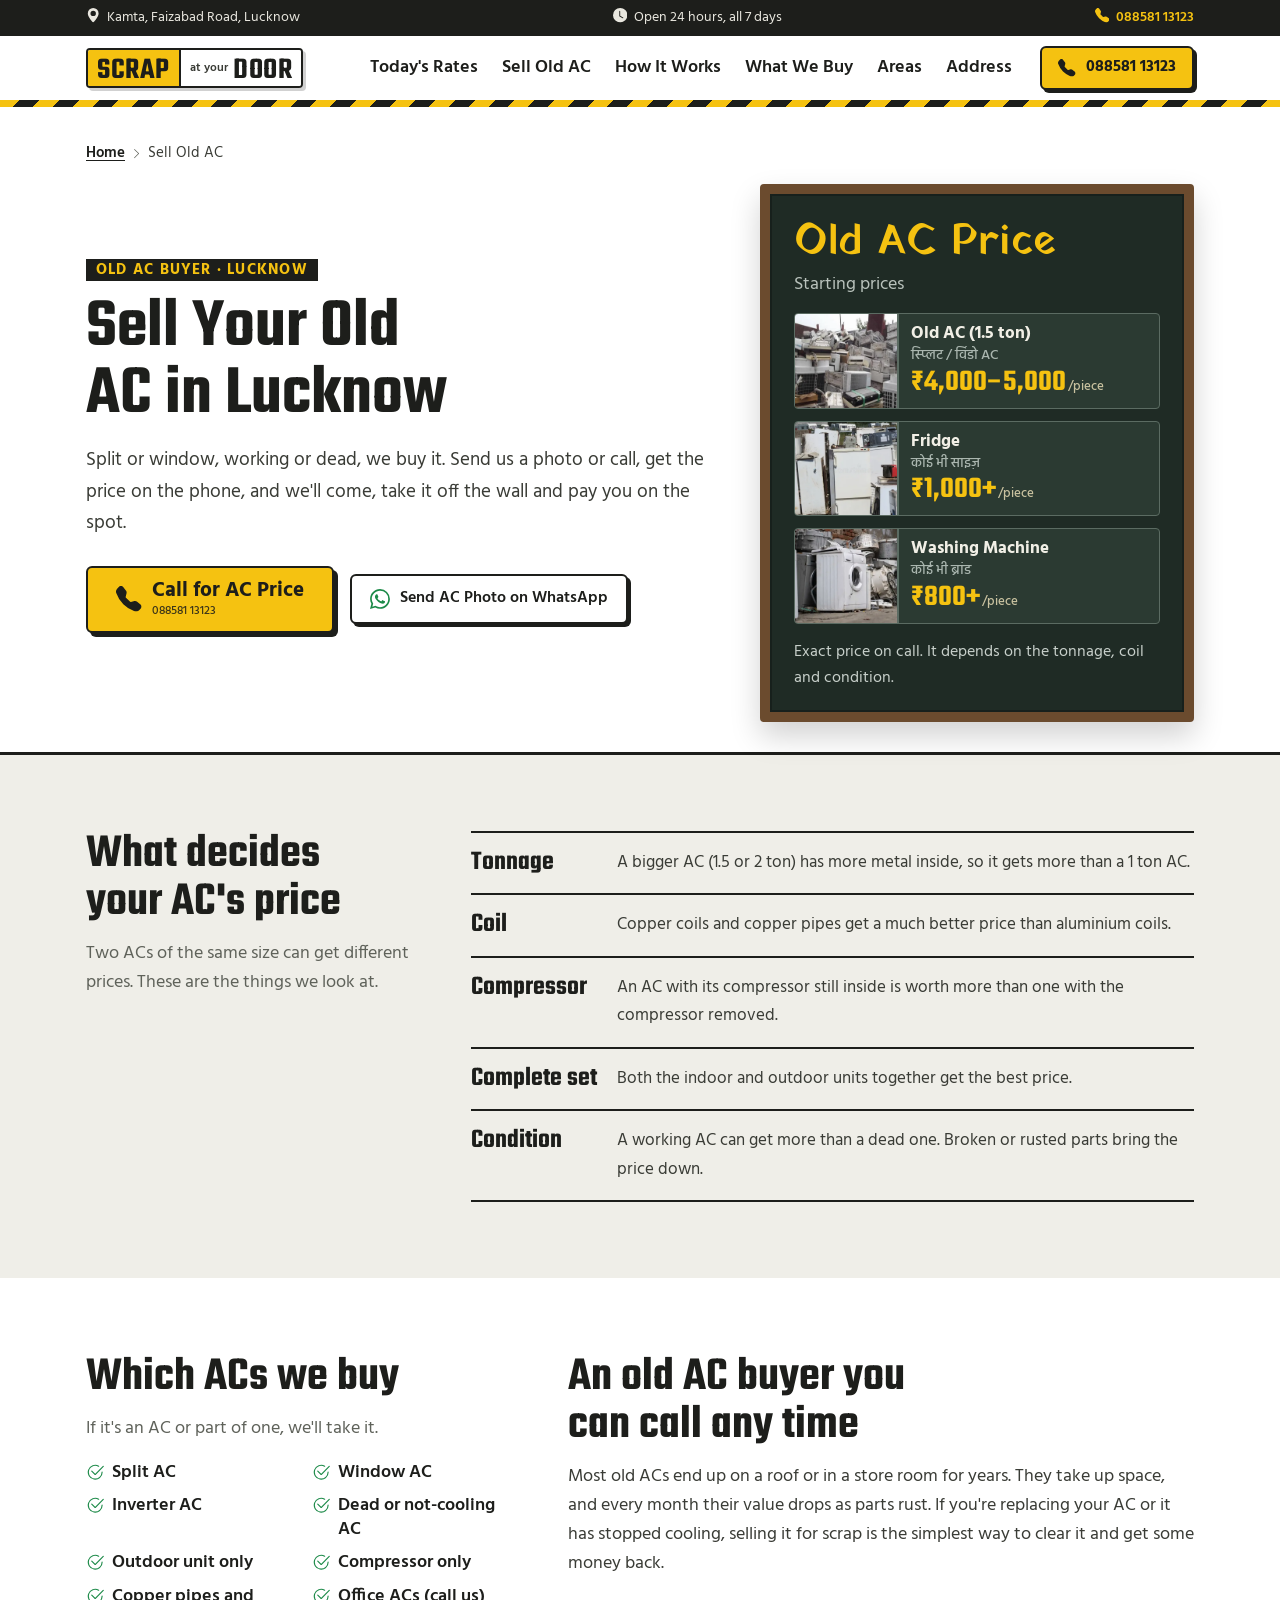
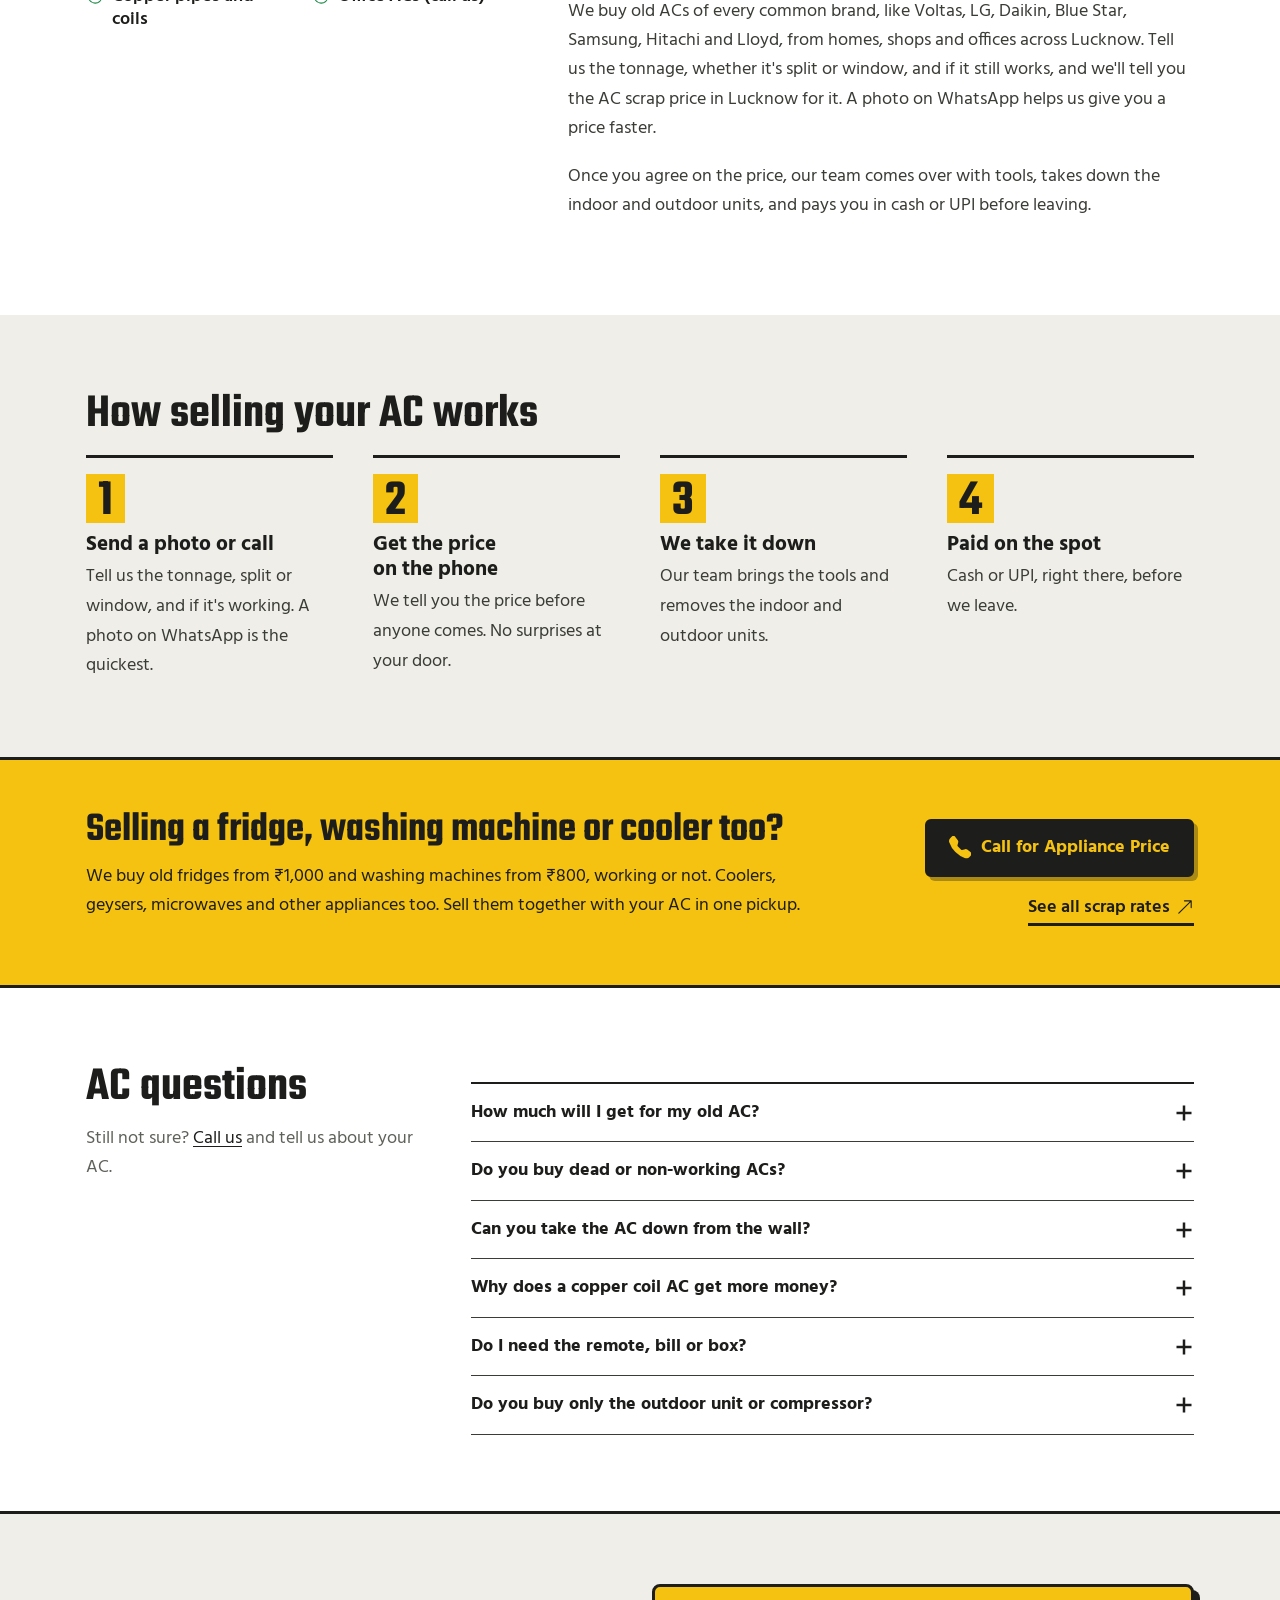
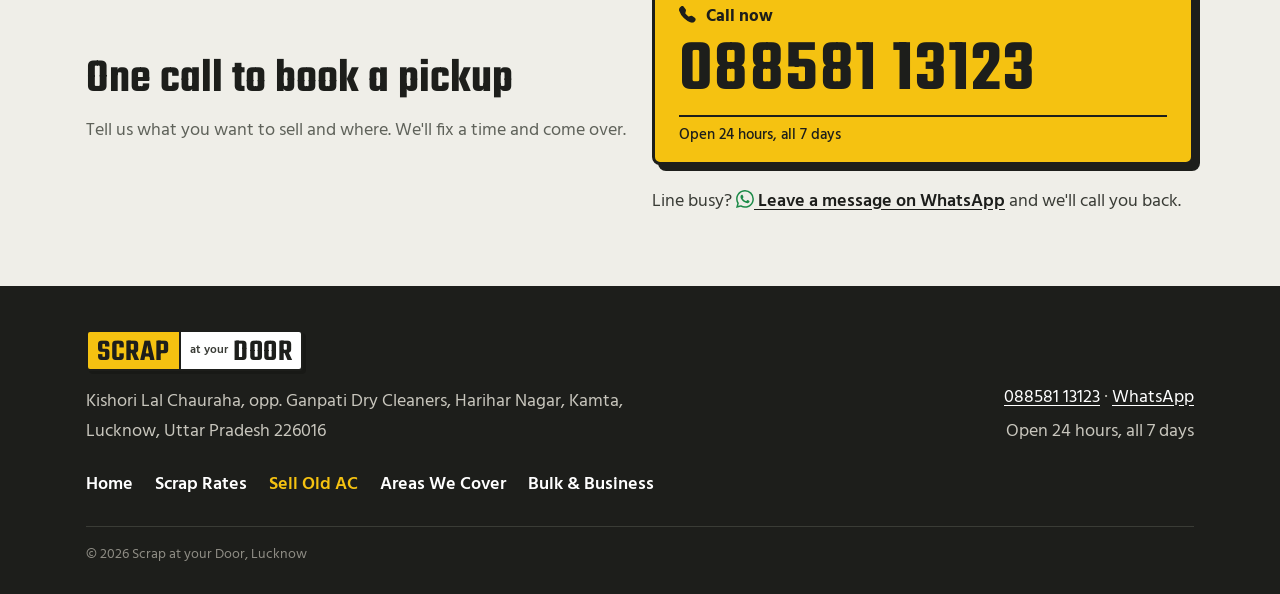
<file: sell-old-ac-lucknow/index.html>
<!doctype html>
<html lang="en-IN">
<head>
<meta charset="utf-8">
<meta name="viewport" content="width=device-width, initial-scale=1, viewport-fit=cover">
<title>Sell Old AC in Lucknow – AC Scrap Price &amp; Free Doorstep Pickup</title>
<meta name="description" content="Sell your old AC in Lucknow – split or window, working or dead. 1.5 ton AC ₹4,000–₹5,000. We take it off the wall and pay on the spot. Call 088581 13123.">
<meta name="robots" content="index, follow, max-image-preview:large">
<link rel="canonical" href="https://scrapatyourdoor.in/sell-old-ac-lucknow/">
<meta property="og:type" content="website">
<meta property="og:site_name" content="Scrap at your Door">
<meta property="og:locale" content="en_IN">
<meta property="og:title" content="Sell Old AC in Lucknow – AC Scrap Price &amp; Free Doorstep Pickup">
<meta property="og:description" content="Sell your old AC in Lucknow – split or window, working or dead. 1.5 ton AC ₹4,000–₹5,000. We take it off the wall and pay on the spot. Call 088581 13123.">
<meta property="og:url" content="https://scrapatyourdoor.in/sell-old-ac-lucknow/">
<meta property="og:image" content="https://scrapatyourdoor.in/og-image.png">
<meta property="og:image:width" content="1200">
<meta property="og:image:height" content="630">
<meta property="og:image:alt" content="Scrap at your Door – online kabadiwala in Lucknow, call 088581 13123">
<meta name="twitter:card" content="summary_large_image">
<meta name="twitter:title" content="Sell Old AC in Lucknow – AC Scrap Price &amp; Free Doorstep Pickup">
<meta name="twitter:description" content="Sell your old AC in Lucknow – split or window, working or dead. 1.5 ton AC ₹4,000–₹5,000. We take it off the wall and pay on the spot. Call 088581 13123.">
<meta name="twitter:image" content="https://scrapatyourdoor.in/og-image.png">
<meta name="theme-color" content="#1d1e1b">
<link rel="icon" href="../favicon.svg" type="image/svg+xml">
<link rel="icon" href="../favicon-48.png" type="image/png" sizes="48x48">
<link rel="apple-touch-icon" href="../apple-touch-icon.png">
<link rel="preconnect" href="https://cdn.jsdelivr.net">
<link rel="preconnect" href="https://fonts.googleapis.com">
<link rel="preconnect" href="https://fonts.gstatic.com" crossorigin>
<link rel="stylesheet" href="https://cdn.jsdelivr.net/npm/bootstrap@5.3.3/dist/css/bootstrap.min.css">
<link rel="stylesheet" href="https://fonts.googleapis.com/css2?family=Hind:wght@400;600;700&family=Teko:wght@600&display=swap">
<link rel="stylesheet" href="https://fonts.googleapis.com/css2?family=Yatra+One&display=swap&text=Today's%20Scrap%20Rates%20Old%20AC%20Price">
<link rel="stylesheet" href="../styles.css?v=mwv23a8z">
<script type="application/ld+json">{"@context":"https://schema.org","@graph":[{"@type":"RecyclingCenter","@id":"https://scrapatyourdoor.in/#business","name":"Scrap at your Door","description":"Online kabadiwala and scrap dealer in Lucknow. Free doorstep pickup, digital weighing and instant cash or UPI payment.","url":"https://scrapatyourdoor.in/","logo":"https://scrapatyourdoor.in/logo-512.png","image":["https://scrapatyourdoor.in/og-image.png","https://scrapatyourdoor.in/logo-512.png"],"telephone":"+918858113123","priceRange":"₹","address":{"@type":"PostalAddress","streetAddress":"Kishori Lal Chauraha, opp. Ganpati Dry Cleaners, Harihar Nagar, Kamta","addressLocality":"Lucknow","addressRegion":"Uttar Pradesh","postalCode":"226016","addressCountry":"IN"},"geo":{"@type":"GeoCoordinates","latitude":26.884755,"longitude":81.0141684},"hasMap":"https://maps.app.goo.gl/ZY3jcRrd6tFN47Bf7","sameAs":["https://maps.app.goo.gl/ZY3jcRrd6tFN47Bf7"],"openingHoursSpecification":[{"@type":"OpeningHoursSpecification","dayOfWeek":["Monday","Tuesday","Wednesday","Thursday","Friday","Saturday","Sunday"],"opens":"00:00","closes":"23:59"}],"areaServed":[{"@type":"City","name":"Lucknow"},{"@type":"Place","name":"Kamta & Faizabad Road, Lucknow"},{"@type":"Place","name":"Chinhat, Lucknow"},{"@type":"Place","name":"Matiyari, Lucknow"},{"@type":"Place","name":"Gomti Nagar, Lucknow"},{"@type":"Place","name":"Gomti Nagar Extension, Lucknow"},{"@type":"Place","name":"Indira Nagar, Lucknow"},{"@type":"Place","name":"Mahanagar, Lucknow"},{"@type":"Place","name":"Aliganj, Lucknow"},{"@type":"Place","name":"Jankipuram, Lucknow"},{"@type":"Place","name":"Barabanki"}]},{"@type":"BreadcrumbList","itemListElement":[{"@type":"ListItem","position":1,"name":"Home","item":"https://scrapatyourdoor.in/"},{"@type":"ListItem","position":2,"name":"Sell Old AC","item":"https://scrapatyourdoor.in/sell-old-ac-lucknow/"}]},{"@type":"Service","name":"Old AC buying and AC scrap pickup in Lucknow","serviceType":"Old AC buyer","url":"https://scrapatyourdoor.in/sell-old-ac-lucknow/","provider":{"@id":"https://scrapatyourdoor.in/#business"},"areaServed":{"@type":"City","name":"Lucknow"}},{"@type":"FAQPage","mainEntity":[{"@type":"Question","name":"How much will I get for my old AC?","acceptedAnswer":{"@type":"Answer","text":"A 1.5 ton AC usually gets ₹4,000–₹5,000. The exact price depends on the tonnage, copper or aluminium coil, and condition. Call us or send a photo, and we'll tell you the price on the phone."}},{"@type":"Question","name":"Do you buy dead or non-working ACs?","acceptedAnswer":{"@type":"Answer","text":"Yes. Working, not cooling, or completely dead, we buy all of them. The condition only changes the price."}},{"@type":"Question","name":"Can you take the AC down from the wall?","acceptedAnswer":{"@type":"Answer","text":"Yes. Just tell us on the call that the AC is still fitted. Our team will bring the tools and remove both the indoor and outdoor units."}},{"@type":"Question","name":"Why does a copper coil AC get more money?","acceptedAnswer":{"@type":"Answer","text":"Copper is worth much more than aluminium as scrap. An AC with copper coils and copper pipes gets a better price than one with aluminium coils."}},{"@type":"Question","name":"Do I need the remote, bill or box?","acceptedAnswer":{"@type":"Answer","text":"No. We buy the AC as it is, with or without the remote, bill or stand."}},{"@type":"Question","name":"Do you buy only the outdoor unit or compressor?","acceptedAnswer":{"@type":"Answer","text":"Yes. We also buy just the outdoor unit, a compressor, or old copper pipes. Call us and tell us what you have."}}]}]}</script>
</head>
<body>
<svg xmlns="http://www.w3.org/2000/svg" class="svg-sprite" aria-hidden="true"><symbol id="bi-arrow-up-right" viewBox="0 0 16 16"><path fill-rule="evenodd" d="M14 2.5a.5.5 0 0 0-.5-.5h-6a.5.5 0 0 0 0 1h4.793L2.146 13.146a.5.5 0 0 0 .708.708L13 3.707V8.5a.5.5 0 0 0 1 0z"/></symbol><symbol id="bi-building" viewBox="0 0 16 16"><path d="M4 2.5a.5.5 0 0 1 .5-.5h1a.5.5 0 0 1 .5.5v1a.5.5 0 0 1-.5.5h-1a.5.5 0 0 1-.5-.5zm3 0a.5.5 0 0 1 .5-.5h1a.5.5 0 0 1 .5.5v1a.5.5 0 0 1-.5.5h-1a.5.5 0 0 1-.5-.5zm3.5-.5a.5.5 0 0 0-.5.5v1a.5.5 0 0 0 .5.5h1a.5.5 0 0 0 .5-.5v-1a.5.5 0 0 0-.5-.5zM4 5.5a.5.5 0 0 1 .5-.5h1a.5.5 0 0 1 .5.5v1a.5.5 0 0 1-.5.5h-1a.5.5 0 0 1-.5-.5zM7.5 5a.5.5 0 0 0-.5.5v1a.5.5 0 0 0 .5.5h1a.5.5 0 0 0 .5-.5v-1a.5.5 0 0 0-.5-.5zm2.5.5a.5.5 0 0 1 .5-.5h1a.5.5 0 0 1 .5.5v1a.5.5 0 0 1-.5.5h-1a.5.5 0 0 1-.5-.5zM4.5 8a.5.5 0 0 0-.5.5v1a.5.5 0 0 0 .5.5h1a.5.5 0 0 0 .5-.5v-1a.5.5 0 0 0-.5-.5zm2.5.5a.5.5 0 0 1 .5-.5h1a.5.5 0 0 1 .5.5v1a.5.5 0 0 1-.5.5h-1a.5.5 0 0 1-.5-.5zm3.5-.5a.5.5 0 0 0-.5.5v1a.5.5 0 0 0 .5.5h1a.5.5 0 0 0 .5-.5v-1a.5.5 0 0 0-.5-.5z"/><path d="M2 1a1 1 0 0 1 1-1h10a1 1 0 0 1 1 1v14a1 1 0 0 1-1 1H3a1 1 0 0 1-1-1zm11 0H3v14h3v-2.5a.5.5 0 0 1 .5-.5h3a.5.5 0 0 1 .5.5V15h3z"/></symbol><symbol id="bi-clock-fill" viewBox="0 0 16 16"><path d="M16 8A8 8 0 1 1 0 8a8 8 0 0 1 16 0M8 3.5a.5.5 0 0 0-1 0V9a.5.5 0 0 0 .252.434l3.5 2a.5.5 0 0 0 .496-.868L8 8.71z"/></symbol><symbol id="bi-gear-fill" viewBox="0 0 16 16"><path d="M9.405 1.05c-.413-1.4-2.397-1.4-2.81 0l-.1.34a1.464 1.464 0 0 1-2.105.872l-.31-.17c-1.283-.698-2.686.705-1.987 1.987l.169.311c.446.82.023 1.841-.872 2.105l-.34.1c-1.4.413-1.4 2.397 0 2.81l.34.1a1.464 1.464 0 0 1 .872 2.105l-.17.31c-.698 1.283.705 2.686 1.987 1.987l.311-.169a1.464 1.464 0 0 1 2.105.872l.1.34c.413 1.4 2.397 1.4 2.81 0l.1-.34a1.464 1.464 0 0 1 2.105-.872l.31.17c1.283.698 2.686-.705 1.987-1.987l-.169-.311a1.464 1.464 0 0 1 .872-2.105l.34-.1c1.4-.413 1.4-2.397 0-2.81l-.34-.1a1.464 1.464 0 0 1-.872-2.105l.17-.31c.698-1.283-.705-2.686-1.987-1.987l-.311.169a1.464 1.464 0 0 1-2.105-.872zM8 10.93a2.929 2.929 0 1 1 0-5.86 2.929 2.929 0 0 1 0 5.858z"/></symbol><symbol id="bi-geo-alt-fill" viewBox="0 0 16 16"><path d="M8 16s6-5.686 6-10A6 6 0 0 0 2 6c0 4.314 6 10 6 10m0-7a3 3 0 1 1 0-6 3 3 0 0 1 0 6"/></symbol><symbol id="bi-houses-fill" viewBox="0 0 16 16"><path d="M7.207 1a1 1 0 0 0-1.414 0L.146 6.646a.5.5 0 0 0 .708.708L1 7.207V12.5A1.5 1.5 0 0 0 2.5 14h.55a2.5 2.5 0 0 1-.05-.5V9.415a1.5 1.5 0 0 1-.56-2.475l5.353-5.354z"/><path d="M8.793 2a1 1 0 0 1 1.414 0L12 3.793V2.5a.5.5 0 0 1 .5-.5h1a.5.5 0 0 1 .5.5v3.293l1.854 1.853a.5.5 0 0 1-.708.708L15 8.207V13.5a1.5 1.5 0 0 1-1.5 1.5h-8A1.5 1.5 0 0 1 4 13.5V8.207l-.146.147a.5.5 0 1 1-.708-.708z"/></symbol><symbol id="bi-list" viewBox="0 0 16 16"><path fill-rule="evenodd" d="M2.5 12a.5.5 0 0 1 .5-.5h10a.5.5 0 0 1 0 1H3a.5.5 0 0 1-.5-.5m0-4a.5.5 0 0 1 .5-.5h10a.5.5 0 0 1 0 1H3a.5.5 0 0 1-.5-.5m0-4a.5.5 0 0 1 .5-.5h10a.5.5 0 0 1 0 1H3a.5.5 0 0 1-.5-.5"/></symbol><symbol id="bi-shop" viewBox="0 0 16 16"><path d="M2.97 1.35A1 1 0 0 1 3.73 1h8.54a1 1 0 0 1 .76.35l2.609 3.044A1.5 1.5 0 0 1 16 5.37v.255a2.375 2.375 0 0 1-4.25 1.458A2.37 2.37 0 0 1 9.875 8 2.37 2.37 0 0 1 8 7.083 2.37 2.37 0 0 1 6.125 8a2.37 2.37 0 0 1-1.875-.917A2.375 2.375 0 0 1 0 5.625V5.37a1.5 1.5 0 0 1 .361-.976zm1.78 4.275a1.375 1.375 0 0 0 2.75 0 .5.5 0 0 1 1 0 1.375 1.375 0 0 0 2.75 0 .5.5 0 0 1 1 0 1.375 1.375 0 1 0 2.75 0V5.37a.5.5 0 0 0-.12-.325L12.27 2H3.73L1.12 5.045A.5.5 0 0 0 1 5.37v.255a1.375 1.375 0 0 0 2.75 0 .5.5 0 0 1 1 0M1.5 8.5A.5.5 0 0 1 2 9v6h1v-5a1 1 0 0 1 1-1h3a1 1 0 0 1 1 1v5h6V9a.5.5 0 0 1 1 0v6h.5a.5.5 0 0 1 0 1H.5a.5.5 0 0 1 0-1H1V9a.5.5 0 0 1 .5-.5M4 15h3v-5H4zm5-5a1 1 0 0 1 1-1h2a1 1 0 0 1 1 1v3a1 1 0 0 1-1 1h-2a1 1 0 0 1-1-1zm3 0h-2v3h2z"/></symbol><symbol id="bi-star-fill" viewBox="0 0 16 16"><path d="M3.612 15.443c-.386.198-.824-.149-.746-.592l.83-4.73L.173 6.765c-.329-.314-.158-.888.283-.95l4.898-.696L7.538.792c.197-.39.73-.39.927 0l2.184 4.327 4.898.696c.441.062.612.636.282.95l-3.522 3.356.83 4.73c.078.443-.36.79-.746.592L8 13.187l-4.389 2.256z"/></symbol><symbol id="bi-telephone-fill" viewBox="0 0 16 16"><path fill-rule="evenodd" d="M1.885.511a1.745 1.745 0 0 1 2.61.163L6.29 2.98c.329.423.445.974.315 1.494l-.547 2.19a.68.68 0 0 0 .178.643l2.457 2.457a.68.68 0 0 0 .644.178l2.189-.547a1.75 1.75 0 0 1 1.494.315l2.306 1.794c.829.645.905 1.87.163 2.611l-1.034 1.034c-.74.74-1.846 1.065-2.877.702a18.6 18.6 0 0 1-7.01-4.42 18.6 18.6 0 0 1-4.42-7.009c-.362-1.03-.037-2.137.703-2.877z"/></symbol><symbol id="bi-whatsapp" viewBox="0 0 16 16"><path d="M13.601 2.326A7.85 7.85 0 0 0 7.994 0C3.627 0 .068 3.558.064 7.926c0 1.399.366 2.76 1.057 3.965L0 16l4.204-1.102a7.9 7.9 0 0 0 3.79.965h.004c4.368 0 7.926-3.558 7.93-7.93A7.9 7.9 0 0 0 13.6 2.326zM7.994 14.521a6.6 6.6 0 0 1-3.356-.92l-.24-.144-2.494.654.666-2.433-.156-.251a6.56 6.56 0 0 1-1.007-3.505c0-3.626 2.957-6.584 6.591-6.584a6.56 6.56 0 0 1 4.66 1.931 6.56 6.56 0 0 1 1.928 4.66c-.004 3.639-2.961 6.592-6.592 6.592m3.615-4.934c-.197-.099-1.17-.578-1.353-.646-.182-.065-.315-.099-.445.099-.133.197-.513.646-.627.775-.114.133-.232.148-.43.05-.197-.1-.836-.308-1.592-.985-.59-.525-.985-1.175-1.103-1.372-.114-.198-.011-.304.088-.403.087-.088.197-.232.296-.346.1-.114.133-.198.198-.33.065-.134.034-.248-.015-.347-.05-.099-.445-1.076-.612-1.47-.16-.389-.323-.335-.445-.34-.114-.007-.247-.007-.38-.007a.73.73 0 0 0-.529.247c-.182.198-.691.677-.691 1.654s.71 1.916.81 2.049c.098.133 1.394 2.132 3.383 2.992.47.205.84.326 1.129.418.475.152.904.129 1.246.08.38-.058 1.171-.48 1.338-.943.164-.464.164-.86.114-.943-.049-.084-.182-.133-.38-.232"/></symbol><symbol id="bi-laptop" viewBox="0 0 16 16"><path d="M13.5 3a.5.5 0 0 1 .5.5V11H2V3.5a.5.5 0 0 1 .5-.5zm-11-1A1.5 1.5 0 0 0 1 3.5V12h14V3.5A1.5 1.5 0 0 0 13.5 2zM0 12.5h16a1.5 1.5 0 0 1-1.5 1.5h-13A1.5 1.5 0 0 1 0 12.5"/></symbol><symbol id="bi-newspaper" viewBox="0 0 16 16"><path d="M0 2.5A1.5 1.5 0 0 1 1.5 1h11A1.5 1.5 0 0 1 14 2.5v10.528c0 .3-.05.654-.238.972h.738a.5.5 0 0 0 .5-.5v-9a.5.5 0 0 1 1 0v9a1.5 1.5 0 0 1-1.5 1.5H1.497A1.497 1.497 0 0 1 0 13.5zM12 14c.37 0 .654-.211.853-.441.092-.106.147-.279.147-.531V2.5a.5.5 0 0 0-.5-.5h-11a.5.5 0 0 0-.5.5v11c0 .278.223.5.497.5z"/><path d="M2 3h10v2H2zm0 3h4v3H2zm0 4h4v1H2zm0 2h4v1H2zm5-6h2v1H7zm3 0h2v1h-2zM7 8h2v1H7zm3 0h2v1h-2zm-3 2h2v1H7zm3 0h2v1h-2zm-3 2h2v1H7zm3 0h2v1h-2z"/></symbol><symbol id="bi-nut-fill" viewBox="0 0 16 16"><path d="M4.58 1a1 1 0 0 0-.868.504l-3.428 6a1 1 0 0 0 0 .992l3.428 6A1 1 0 0 0 4.58 15h6.84a1 1 0 0 0 .868-.504l3.429-6a1 1 0 0 0 0-.992l-3.429-6A1 1 0 0 0 11.42 1zm5.018 9.696a3 3 0 1 1-3-5.196 3 3 0 0 1 3 5.196"/></symbol><symbol id="bi-recycle" viewBox="0 0 16 16"><path d="M9.302 1.256a1.5 1.5 0 0 0-2.604 0l-1.704 2.98a.5.5 0 0 0 .869.497l1.703-2.981a.5.5 0 0 1 .868 0l2.54 4.444-1.256-.337a.5.5 0 1 0-.26.966l2.415.647a.5.5 0 0 0 .613-.353l.647-2.415a.5.5 0 1 0-.966-.259l-.333 1.242zM2.973 7.773l-1.255.337a.5.5 0 1 1-.26-.966l2.416-.647a.5.5 0 0 1 .612.353l.647 2.415a.5.5 0 0 1-.966.259l-.333-1.242-2.545 4.454a.5.5 0 0 0 .434.748H5a.5.5 0 0 1 0 1H1.723A1.5 1.5 0 0 1 .421 12.24zm10.89 1.463a.5.5 0 1 0-.868.496l1.716 3.004a.5.5 0 0 1-.434.748h-5.57l.647-.646a.5.5 0 1 0-.708-.707l-1.5 1.5a.5.5 0 0 0 0 .707l1.5 1.5a.5.5 0 1 0 .708-.707l-.647-.647h5.57a1.5 1.5 0 0 0 1.302-2.244z"/></symbol><symbol id="bi-snow2" viewBox="0 0 16 16"><path d="M8 16a.5.5 0 0 1-.5-.5v-1.293l-.646.647a.5.5 0 0 1-.707-.708L7.5 12.793v-1.086l-.646.647a.5.5 0 0 1-.707-.708L7.5 10.293V8.866l-1.236.713-.495 1.85a.5.5 0 1 1-.966-.26l.237-.882-.94.542-.496 1.85a.5.5 0 1 1-.966-.26l.237-.882-1.12.646a.5.5 0 0 1-.5-.866l1.12-.646-.884-.237a.5.5 0 1 1 .26-.966l1.848.495.94-.542-.882-.237a.5.5 0 1 1 .258-.966l1.85.495L7 8l-1.236-.713-1.849.495a.5.5 0 1 1-.258-.966l.883-.237-.94-.542-1.85.495a.5.5 0 0 1-.258-.966l.883-.237-1.12-.646a.5.5 0 1 1 .5-.866l1.12.646-.237-.883a.5.5 0 0 1 .966-.258l.495 1.849.94.542-.236-.883a.5.5 0 0 1 .966-.258l.495 1.849 1.236.713V5.707L6.147 4.354a.5.5 0 1 1 .707-.708l.646.647V3.207L6.147 1.854a.5.5 0 1 1 .707-.708l.646.647V.5a.5.5 0 0 1 1 0v1.293l.647-.647a.5.5 0 1 1 .707.708L8.5 3.207v1.086l.647-.647a.5.5 0 1 1 .707.708L8.5 5.707v1.427l1.236-.713.495-1.85a.5.5 0 1 1 .966.26l-.236.882.94-.542.495-1.85a.5.5 0 1 1 .966.26l-.236.882 1.12-.646a.5.5 0 0 1 .5.866l-1.12.646.883.237a.5.5 0 1 1-.26.966l-1.848-.495-.94.542.883.237a.5.5 0 1 1-.26.966l-1.848-.495L9 8l1.236.713 1.849-.495a.5.5 0 0 1 .259.966l-.883.237.94.542 1.849-.495a.5.5 0 0 1 .259.966l-.883.237 1.12.646a.5.5 0 0 1-.5.866l-1.12-.646.236.883a.5.5 0 1 1-.966.258l-.495-1.849-.94-.542.236.883a.5.5 0 0 1-.966.258L9.736 9.58 8.5 8.866v1.427l1.354 1.353a.5.5 0 0 1-.707.708l-.647-.647v1.086l1.354 1.353a.5.5 0 0 1-.707.708l-.647-.647V15.5a.5.5 0 0 1-.5.5"/></symbol><symbol id="bi-droplet-half" viewBox="0 0 16 16"><path fill-rule="evenodd" d="M7.21.8C7.69.295 8 0 8 0q.164.544.371 1.038c.812 1.946 2.073 3.35 3.197 4.6C12.878 7.096 14 8.345 14 10a6 6 0 0 1-12 0C2 6.668 5.58 2.517 7.21.8m.413 1.021A31 31 0 0 0 5.794 3.99c-.726.95-1.436 2.008-1.96 3.07C3.304 8.133 3 9.138 3 10c0 0 2.5 1.5 5 .5s5-.5 5-.5c0-1.201-.796-2.157-2.181-3.7l-.03-.032C9.75 5.11 8.5 3.72 7.623 1.82z"/><path fill-rule="evenodd" d="M4.553 7.776c.82-1.641 1.717-2.753 2.093-3.13l.708.708c-.29.29-1.128 1.311-1.907 2.87z"/></symbol><symbol id="bi-layers-fill" viewBox="0 0 16 16"><path d="M7.765 1.559a.5.5 0 0 1 .47 0l7.5 4a.5.5 0 0 1 0 .882l-7.5 4a.5.5 0 0 1-.47 0l-7.5-4a.5.5 0 0 1 0-.882z"/><path d="m2.125 8.567-1.86.992a.5.5 0 0 0 0 .882l7.5 4a.5.5 0 0 0 .47 0l7.5-4a.5.5 0 0 0 0-.882l-1.86-.992-5.17 2.756a1.5 1.5 0 0 1-1.41 0z"/></symbol><symbol id="bi-scissors" viewBox="0 0 16 16"><path d="M3.5 3.5c-.614-.884-.074-1.962.858-2.5L8 7.226 11.642 1c.932.538 1.472 1.616.858 2.5L8.81 8.61l1.556 2.661a2.5 2.5 0 1 1-.794.637L8 9.73l-1.572 2.177a2.5 2.5 0 1 1-.794-.637L7.19 8.61zm2.5 10a1.5 1.5 0 1 0-3 0 1.5 1.5 0 0 0 3 0m7 0a1.5 1.5 0 1 0-3 0 1.5 1.5 0 0 0 3 0"/></symbol><symbol id="bi-telephone-outbound-fill" viewBox="0 0 16 16"><path fill-rule="evenodd" d="M1.885.511a1.745 1.745 0 0 1 2.61.163L6.29 2.98c.329.423.445.974.315 1.494l-.547 2.19a.68.68 0 0 0 .178.643l2.457 2.457a.68.68 0 0 0 .644.178l2.189-.547a1.75 1.75 0 0 1 1.494.315l2.306 1.794c.829.645.905 1.87.163 2.611l-1.034 1.034c-.74.74-1.846 1.065-2.877.702a18.6 18.6 0 0 1-7.01-4.42 18.6 18.6 0 0 1-4.42-7.009c-.362-1.03-.037-2.137.703-2.877zM11 .5a.5.5 0 0 1 .5-.5h4a.5.5 0 0 1 .5.5v4a.5.5 0 0 1-1 0V1.707l-4.146 4.147a.5.5 0 0 1-.708-.708L14.293 1H11.5a.5.5 0 0 1-.5-.5"/></symbol><symbol id="bi-check2-circle" viewBox="0 0 16 16"><path d="M2.5 8a5.5 5.5 0 0 1 8.25-4.764.5.5 0 0 0 .5-.866A6.5 6.5 0 1 0 14.5 8a.5.5 0 0 0-1 0 5.5 5.5 0 1 1-11 0"/><path d="M15.354 3.354a.5.5 0 0 0-.708-.708L8 9.293 5.354 6.646a.5.5 0 1 0-.708.708l3 3a.5.5 0 0 0 .708 0z"/></symbol><symbol id="bi-tools" viewBox="0 0 16 16"><path d="M1 0 0 1l2.2 3.081a1 1 0 0 0 .815.419h.07a1 1 0 0 1 .708.293l2.675 2.675-2.617 2.654A3.003 3.003 0 0 0 0 13a3 3 0 1 0 5.878-.851l2.654-2.617.968.968-.305.914a1 1 0 0 0 .242 1.023l3.27 3.27a.997.997 0 0 0 1.414 0l1.586-1.586a.997.997 0 0 0 0-1.414l-3.27-3.27a1 1 0 0 0-1.023-.242L10.5 9.5l-.96-.96 2.68-2.643A3.005 3.005 0 0 0 16 3q0-.405-.102-.777l-2.14 2.141L12 4l-.364-1.757L13.777.102a3 3 0 0 0-3.675 3.68L7.462 6.46 4.793 3.793a1 1 0 0 1-.293-.707v-.071a1 1 0 0 0-.419-.814zm9.646 10.646a.5.5 0 0 1 .708 0l2.914 2.915a.5.5 0 0 1-.707.707l-2.915-2.914a.5.5 0 0 1 0-.708M3 11l.471.242.529.026.287.445.445.287.026.529L5 13l-.242.471-.026.529-.445.287-.287.445-.529.026L3 15l-.471-.242L2 14.732l-.287-.445L1.268 14l-.026-.529L1 13l.242-.471.026-.529.445-.287.287-.445.529-.026z"/></symbol><symbol id="bi-camera-fill" viewBox="0 0 16 16"><path d="M10.5 8.5a2.5 2.5 0 1 1-5 0 2.5 2.5 0 0 1 5 0"/><path d="M2 4a2 2 0 0 0-2 2v6a2 2 0 0 0 2 2h12a2 2 0 0 0 2-2V6a2 2 0 0 0-2-2h-1.172a2 2 0 0 1-1.414-.586l-.828-.828A2 2 0 0 0 9.172 2H6.828a2 2 0 0 0-1.414.586l-.828.828A2 2 0 0 1 3.172 4zm.5 2a.5.5 0 1 1 0-1 .5.5 0 0 1 0 1m9 2.5a3.5 3.5 0 1 1-7 0 3.5 3.5 0 0 1 7 0"/></symbol><symbol id="bi-chevron-right" viewBox="0 0 16 16"><path fill-rule="evenodd" d="M4.646 1.646a.5.5 0 0 1 .708 0l6 6a.5.5 0 0 1 0 .708l-6 6a.5.5 0 0 1-.708-.708L10.293 8 4.646 2.354a.5.5 0 0 1 0-.708"/></symbol></svg>
<div class="topline"><div class="container d-flex justify-content-between align-items-center gap-3">
  <span><svg class="bi bi-geo-alt-fill" aria-hidden="true" focusable="false"><use href="#bi-geo-alt-fill"/></svg> Kamta, Faizabad Road, Lucknow</span>
  <span class="d-none d-md-inline"><svg class="bi bi-clock-fill" aria-hidden="true" focusable="false"><use href="#bi-clock-fill"/></svg> Open 24 hours, all 7 days</span>
  <a href="tel:+918858113123"><svg class="bi bi-telephone-fill" aria-hidden="true" focusable="false"><use href="#bi-telephone-fill"/></svg> 088581 13123</a>
</div></div>
<nav class="navbar navbar-expand-lg site-nav" id="top">
  <div class="container">
    <a class="wordmark navbar-brand" href="../" aria-label="Scrap at your Door – home"><span class="wm-a">Scrap</span><span class="wm-b"><small>at your</small>Door</span></a>
    <button class="navbar-toggler" type="button" data-bs-toggle="collapse" data-bs-target="#mainNav" aria-controls="mainNav" aria-expanded="false" aria-label="Open menu"><svg class="bi bi-list" aria-hidden="true" focusable="false"><use href="#bi-list"/></svg><span>Menu</span></button>
    <div class="collapse navbar-collapse" id="mainNav">
      <ul class="navbar-nav ms-auto"><li class="nav-item"><a class="nav-link" href="../scrap-rate-lucknow/">Today's Rates</a></li><li class="nav-item"><a class="nav-link active" aria-current="page" href="../sell-old-ac-lucknow/">Sell Old AC</a></li><li class="nav-item"><a class="nav-link" href="../#how">How It Works</a></li><li class="nav-item"><a class="nav-link" href="../#buy">What We Buy</a></li><li class="nav-item"><a class="nav-link" href="../kabadiwala-near-me-lucknow/">Areas</a></li><li class="nav-item"><a class="nav-link" href="../#contact">Address</a></li></ul>
      <a class="btn-sign btn-nav d-none d-lg-inline-flex" href="tel:+918858113123"><svg class="bi bi-telephone-fill" aria-hidden="true" focusable="false"><use href="#bi-telephone-fill"/></svg> 088581 13123</a>
    </div>
  </div>
</nav>
<div class="stripe" aria-hidden="true"></div>
<main>

<section class="page-hero">
  <div class="container">
    <nav class="crumbs" aria-label="Breadcrumb"><ol><li><a href="../">Home</a><svg class="bi bi-chevron-right" aria-hidden="true" focusable="false"><use href="#bi-chevron-right"/></svg></li><li aria-current="page">Sell Old AC</li></ol></nav>
    <div class="row g-5 align-items-center">
      <div class="col-lg-7">
        <h1><span class="h1-en">Old AC Buyer · Lucknow</span>Sell Your Old AC in Lucknow</h1>
        <p class="hero-text">Split or window, working or dead, we buy it. Send us a photo or call, get the price on the phone, and we'll come, take it off the wall and pay you on the spot.</p>
        <div class="hero-actions">
          <a class="btn-sign btn-call-xl" href="tel:+918858113123"><svg class="bi bi-telephone-fill" aria-hidden="true" focusable="false"><use href="#bi-telephone-fill"/></svg><span>Call for AC Price<small>088581 13123</small></span></a>
          <a class="btn-sign btn-wa-2" href="https://wa.me/918858113123?text=Hi%2C%20I%20want%20to%20sell%20my%20old%20AC.%20Sending%20a%20photo.%20Please%20tell%20me%20the%20price." target="_blank" rel="noopener"><svg class="bi bi-whatsapp" aria-hidden="true" focusable="false"><use href="#bi-whatsapp"/></svg><span>Send AC Photo on WhatsApp</span></a>
        </div>
      </div>
      <div class="col-lg-5">
        <div class="board board-mini">
          <h2 class="board-title">Old AC Price</h2>
          <p class="board-sub mb-2">Starting prices</p>
          <div class="rate-mini-list" id="rate-ac">
            <article class="rate-card rate-card-mini">
              <div class="rate-card-media">
                <img class="rate-card-img" src="../images/scrap-ac.webp" alt="Old split and outdoor AC unit" width="640" height="480" loading="lazy">
              </div>
              <div class="rate-card-body">
                <h3 class="rate-card-title">Old AC (1.5 ton)<span class="rate-card-hi" lang="hi">स्प्लिट / विंडो AC</span></h3>
                <p class="rate-card-price">₹4,000–5,000<small>/piece</small></p>
              </div>
            </article>
            <article class="rate-card rate-card-mini">
              <div class="rate-card-media">
                <img class="rate-card-img" src="../images/scrap-fridge.webp" alt="Old refrigerator" width="640" height="480" loading="lazy">
              </div>
              <div class="rate-card-body">
                <h3 class="rate-card-title">Fridge<span class="rate-card-hi" lang="hi">कोई भी साइज़</span></h3>
                <p class="rate-card-price">₹1,000+<small>/piece</small></p>
              </div>
            </article>
            <article class="rate-card rate-card-mini">
              <div class="rate-card-media">
                <img class="rate-card-img" src="../images/scrap-washing-machine.webp" alt="Old washing machine" width="640" height="480" loading="lazy">
              </div>
              <div class="rate-card-body">
                <h3 class="rate-card-title">Washing Machine<span class="rate-card-hi" lang="hi">कोई भी ब्रांड</span></h3>
                <p class="rate-card-price">₹800+<small>/piece</small></p>
              </div>
            </article>
          </div>
          <p class="board-note">Exact price on call. It depends on the tonnage, coil and condition.</p>
        </div>
      </div>
    </div>
  </div>
</section>

<section class="sec sec-stone">
  <div class="container">
    <div class="row g-5">
      <div class="col-lg-4">
        <h2 class="sec-h">What decides your AC's price</h2>
        <p class="sec-lead">Two ACs of the same size can get different prices. These are the things we look at.</p>
      </div>
      <div class="col-lg-8">
        <dl class="factors">
          <div><dt>Tonnage</dt><dd>A bigger AC (1.5 or 2 ton) has more metal inside, so it gets more than a 1 ton AC.</dd></div>
          <div><dt>Coil</dt><dd>Copper coils and copper pipes get a much better price than aluminium coils.</dd></div>
          <div><dt>Compressor</dt><dd>An AC with its compressor still inside is worth more than one with the compressor removed.</dd></div>
          <div><dt>Complete set</dt><dd>Both the indoor and outdoor units together get the best price.</dd></div>
          <div><dt>Condition</dt><dd>A working AC can get more than a dead one. Broken or rusted parts bring the price down.</dd></div>
        </dl>
      </div>
    </div>
  </div>
</section>

<section class="sec">
  <div class="container">
    <div class="row g-5">
      <div class="col-lg-5">
        <h2 class="sec-h">Which ACs we buy</h2>
        <p class="sec-lead">If it's an AC or part of one, we'll take it.</p>
        <ul class="ticks">
          <li><svg class="bi bi-check2-circle" aria-hidden="true" focusable="false"><use href="#bi-check2-circle"/></svg>Split AC</li><li><svg class="bi bi-check2-circle" aria-hidden="true" focusable="false"><use href="#bi-check2-circle"/></svg>Window AC</li><li><svg class="bi bi-check2-circle" aria-hidden="true" focusable="false"><use href="#bi-check2-circle"/></svg>Inverter AC</li><li><svg class="bi bi-check2-circle" aria-hidden="true" focusable="false"><use href="#bi-check2-circle"/></svg>Dead or not-cooling AC</li><li><svg class="bi bi-check2-circle" aria-hidden="true" focusable="false"><use href="#bi-check2-circle"/></svg>Outdoor unit only</li><li><svg class="bi bi-check2-circle" aria-hidden="true" focusable="false"><use href="#bi-check2-circle"/></svg>Compressor only</li><li><svg class="bi bi-check2-circle" aria-hidden="true" focusable="false"><use href="#bi-check2-circle"/></svg>Copper pipes and coils</li><li><svg class="bi bi-check2-circle" aria-hidden="true" focusable="false"><use href="#bi-check2-circle"/></svg>Office ACs (call us)</li>
        </ul>
      </div>
      <div class="col-lg-7 about-text">
        <h2 class="sec-h">An old AC buyer you can call any time</h2>
        <p>Most old ACs end up on a roof or in a store room for years. They take up space, and every month their value drops as parts rust. If you're replacing your AC or it has stopped cooling, selling it for scrap is the simplest way to clear it and get some money back.</p>
        <p>We buy old ACs of every common brand, like Voltas, LG, Daikin, Blue Star, Samsung, Hitachi and Lloyd, from homes, shops and offices across Lucknow. Tell us the tonnage, whether it's split or window, and if it still works, and we'll tell you the AC scrap price in Lucknow for it. A photo on WhatsApp helps us give you a price faster.</p>
        <p>Once you agree on the price, our team comes over with tools, takes down the indoor and outdoor units, and pays you in cash or UPI before leaving.</p>
      </div>
    </div>
  </div>
</section>

<section class="sec sec-stone">
  <div class="container">
    <h2 class="sec-h">How selling your AC works</h2>
    <ol class="steps steps-4 mt-3">
      <li><span class="step-n">1</span><h3>Send a photo or call</h3><p>Tell us the tonnage, split or window, and if it's working. A photo on WhatsApp is the quickest.</p></li>
      <li><span class="step-n">2</span><h3>Get the price on the phone</h3><p>We tell you the price before anyone comes. No surprises at your door.</p></li>
      <li><span class="step-n">3</span><h3>We take it down</h3><p>Our team brings the tools and removes the indoor and outdoor units.</p></li>
      <li><span class="step-n">4</span><h3>Paid on the spot</h3><p>Cash or UPI, right there, before we leave.</p></li>
    </ol>
  </div>
</section>

<section class="bulk">
  <div class="container">
    <div class="row g-4 align-items-center">
      <div class="col-lg-8">
        <h2>Selling a fridge, washing machine or cooler too?</h2>
        <p>We buy old fridges from ₹1,000 and washing machines from ₹800, working or not. Coolers, geysers, microwaves and other appliances too. Sell them together with your AC in one pickup.</p>
      </div>
      <div class="col-lg-4 text-lg-end">
        <a class="btn-sign btn-ink" href="tel:+918858113123"><svg class="bi bi-telephone-fill" aria-hidden="true" focusable="false"><use href="#bi-telephone-fill"/></svg> Call for Appliance Price</a>
        <p class="mt-3 mb-0"><a class="text-link" href="../scrap-rate-lucknow/">See all scrap rates <svg class="bi bi-arrow-up-right" aria-hidden="true" focusable="false"><use href="#bi-arrow-up-right"/></svg></a></p>
      </div>
    </div>
  </div>
</section>

<section class="sec" id="faq-sec">
  <div class="container">
    <div class="row g-5">
      <div class="col-lg-4">
        <h2 class="sec-h">AC questions</h2>
        <p class="sec-lead">Still not sure? <a href="tel:+918858113123">Call us</a> and tell us about your AC.</p>
      </div>
      <div class="col-lg-8"><div class="accordion faq" id="acfaq">
  <div class="accordion-item"><h3 class="accordion-header"><button class="accordion-button collapsed" type="button" data-bs-toggle="collapse" data-bs-target="#acfaq-0" aria-expanded="false" aria-controls="acfaq-0">How much will I get for my old AC?</button></h3><div id="acfaq-0" class="accordion-collapse collapse" data-bs-parent="#acfaq"><div class="accordion-body">A 1.5 ton AC usually gets ₹4,000–₹5,000. The exact price depends on the tonnage, copper or aluminium coil, and condition. Call us or send a photo, and we'll tell you the price on the phone.</div></div></div><div class="accordion-item"><h3 class="accordion-header"><button class="accordion-button collapsed" type="button" data-bs-toggle="collapse" data-bs-target="#acfaq-1" aria-expanded="false" aria-controls="acfaq-1">Do you buy dead or non-working ACs?</button></h3><div id="acfaq-1" class="accordion-collapse collapse" data-bs-parent="#acfaq"><div class="accordion-body">Yes. Working, not cooling, or completely dead, we buy all of them. The condition only changes the price.</div></div></div><div class="accordion-item"><h3 class="accordion-header"><button class="accordion-button collapsed" type="button" data-bs-toggle="collapse" data-bs-target="#acfaq-2" aria-expanded="false" aria-controls="acfaq-2">Can you take the AC down from the wall?</button></h3><div id="acfaq-2" class="accordion-collapse collapse" data-bs-parent="#acfaq"><div class="accordion-body">Yes. Just tell us on the call that the AC is still fitted. Our team will bring the tools and remove both the indoor and outdoor units.</div></div></div><div class="accordion-item"><h3 class="accordion-header"><button class="accordion-button collapsed" type="button" data-bs-toggle="collapse" data-bs-target="#acfaq-3" aria-expanded="false" aria-controls="acfaq-3">Why does a copper coil AC get more money?</button></h3><div id="acfaq-3" class="accordion-collapse collapse" data-bs-parent="#acfaq"><div class="accordion-body">Copper is worth much more than aluminium as scrap. An AC with copper coils and copper pipes gets a better price than one with aluminium coils.</div></div></div><div class="accordion-item"><h3 class="accordion-header"><button class="accordion-button collapsed" type="button" data-bs-toggle="collapse" data-bs-target="#acfaq-4" aria-expanded="false" aria-controls="acfaq-4">Do I need the remote, bill or box?</button></h3><div id="acfaq-4" class="accordion-collapse collapse" data-bs-parent="#acfaq"><div class="accordion-body">No. We buy the AC as it is, with or without the remote, bill or stand.</div></div></div><div class="accordion-item"><h3 class="accordion-header"><button class="accordion-button collapsed" type="button" data-bs-toggle="collapse" data-bs-target="#acfaq-5" aria-expanded="false" aria-controls="acfaq-5">Do you buy only the outdoor unit or compressor?</button></h3><div id="acfaq-5" class="accordion-collapse collapse" data-bs-parent="#acfaq"><div class="accordion-body">Yes. We also buy just the outdoor unit, a compressor, or old copper pipes. Call us and tell us what you have.</div></div></div>
</div></div>
    </div>
  </div>
</section>

<section class="call-sec" id="call">
  <div class="container">
    <div class="row g-4 align-items-center">
      <div class="col-lg-6">
        <h2 class="sec-h">One call to book a pickup</h2>
        <p class="sec-lead mb-0">Tell us what you want to sell and where. We'll fix a time and come over.</p>
      </div>
      <div class="col-lg-6">
        <a class="call-plate" href="tel:+918858113123" aria-label="Call 088581 13123">
          <span class="call-plate-label"><svg class="bi bi-telephone-fill" aria-hidden="true" focusable="false"><use href="#bi-telephone-fill"/></svg> Call now</span>
          <span class="call-plate-num">088581 13123</span>
          <span class="call-plate-time">Open 24 hours, all 7 days</span>
        </a>
        <p class="call-alt">Line busy? <a href="https://wa.me/918858113123?text=Hi%2C%20I%20want%20to%20sell%20some%20scrap." target="_blank" rel="noopener"><svg class="bi bi-whatsapp" aria-hidden="true" focusable="false"><use href="#bi-whatsapp"/></svg> Leave a message on WhatsApp</a> and we'll call you back.</p>
      </div>
    </div>
  </div>
</section>
</main>
<footer class="site-foot"><div class="container">
  <div class="row g-4 align-items-end">
    <div class="col-md-6">
      <a class="wordmark" href="../" aria-label="Scrap at your Door – home"><span class="wm-a">Scrap</span><span class="wm-b"><small>at your</small>Door</span></a>
      <p class="mt-3 mb-0">Kishori Lal Chauraha, opp. Ganpati Dry Cleaners, Harihar Nagar, Kamta, Lucknow, Uttar Pradesh 226016</p>
    </div>
    <div class="col-md-6 text-md-end">
      <p class="mb-1"><a href="tel:+918858113123">088581 13123</a> · <a href="https://wa.me/918858113123?text=Hi%2C%20I%20want%20to%20sell%20some%20scrap." target="_blank" rel="noopener">WhatsApp</a></p>
      <p class="mb-0">Open 24 hours, all 7 days</p>
    </div>
  </div>
  <nav class="foot-nav" aria-label="Pages"><a href="../">Home</a><a href="../scrap-rate-lucknow/">Scrap Rates</a><a href="../sell-old-ac-lucknow/" aria-current="page">Sell Old AC</a><a href="../kabadiwala-near-me-lucknow/">Areas We Cover</a><a href="../bulk-scrap-pickup-lucknow/">Bulk & Business</a></nav>
  <p class="foot-copy">© 2026 Scrap at your Door, Lucknow</p>
</div></footer>
<div class="mobile-bar d-lg-none">
  <a class="btn-sign btn-call-xl" href="tel:+918858113123"><svg class="bi bi-telephone-fill" aria-hidden="true" focusable="false"><use href="#bi-telephone-fill"/></svg> Call Now</a>
  <a class="btn-sign btn-wa-2" href="https://wa.me/918858113123?text=Hi%2C%20I%20want%20to%20sell%20some%20scrap." target="_blank" rel="noopener"><svg class="bi bi-whatsapp" aria-hidden="true" focusable="false"><use href="#bi-whatsapp"/></svg> WhatsApp</a>
</div>
<script src="https://cdn.jsdelivr.net/npm/bootstrap@5.3.3/dist/js/bootstrap.bundle.min.js" defer></script>
<script src="../site.js?v=mwv23a8z" defer></script>
</body>
</html>
</file>
<file: styles.css>
/* =====================================================================
   Scrap at your Door — theme: "दुकान का पेंटेड बोर्ड"
   Peela signboard + kaala ink + board ka gehra hara + stamp ka laal.
   Bootstrap 5 sirf grid/collapse/accordion ke liye; uske saare default
   colors yahan override hain.
   ===================================================================== */
:root{
  --ink:#1d1e1b;
  --ink-2:#3a3c36;
  --muted:#5f625a;
  --paper:#ffffff;
  --stone:#efeee8;
  --line:#d9d7cf;
  --yellow:#f5c211;
  --red:#c4381c;
  --board:#1f2b25;
  --board-2:#2b3a32;
  --wood:#6b4b2e;
  --wa:#1c8a48;

  /* Supporting tokens for dark surfaces and scale scene */
  --topline-ink:#e9e7df;
  --board-ink:#f1efe6;
  --board-sub:#b9c2bc;
  --board-muted:#aab6af;
  --board-unit:#c9c2a0;
  --board-note:#c7cfca;
  --board-dot:#5b6b62;
  --stamp-light:#ff8466;
  --stamp-tint:rgba(196,56,28,.08);
  --foot-ink:#c8c6bd;
  --foot-muted:#8f8d85;
  --scale-screen:#141513;
  --scale-frame:#3d3f39;
  --scale-num:#ff6a3d;
  --scale-num-glow:rgba(255,106,61,.45);
  --scale-unit:#d98a6f;
  --scale-plate-top:#c9ccc6;
  --scale-plate-bot:#9ea29b;
  --scale-rib:#868a83;
  --shadow-soft:rgba(0,0,0,.18);
  --shadow-card:rgba(0,0,0,.12);
  --shadow-inset:rgba(0,0,0,.25);
  --shadow-ink-soft:rgba(29,30,27,.35);

  --f-body:"Hind","Nirmala UI","Noto Sans Devanagari",system-ui,sans-serif;
  --f-display:"Teko","Hind",sans-serif;
  --f-paint:"Yatra One","Hind",serif;

  /* Bootstrap tokens mapped to site tokens */
  --bs-body-font-family:var(--f-body);
  --bs-body-font-size:1.125rem;
  --bs-body-line-height:1.65;
  --bs-body-color:var(--ink);
  --bs-body-bg:var(--paper);
  --bs-emphasis-color:var(--ink);
  --bs-secondary-color:var(--muted);
  --bs-border-color:var(--line);
  --bs-link-color:var(--ink);
  --bs-link-color-rgb:29,30,27;
  --bs-link-hover-color:var(--red);
  --bs-link-hover-color-rgb:196,56,28;
  --bs-primary:var(--ink);
  --bs-primary-rgb:29,30,27;
  --bs-focus-ring-color:rgba(245,194,17,.6);
  --bs-border-radius:6px;
  --bs-border-radius-lg:8px;
}

body{background:var(--paper);color:var(--ink);-webkit-text-size-adjust:100%}
.svg-sprite{display:none}
.bi{display:inline-block;width:1em;height:1em;fill:currentColor;vertical-align:-.125em;flex:none}
h1,h2,h3{text-wrap:balance}
a{text-underline-offset:3px}
:focus-visible{outline:3px solid var(--yellow);outline-offset:2px}
.btn-sign:focus-visible,.call-plate:focus-visible,.wordmark:focus-visible{outline:3px solid var(--ink);outline-offset:4px}
.site-foot :focus-visible,.review-strip :focus-visible,.topline :focus-visible{outline-color:var(--yellow)}
.container{padding-left:max(16px,env(safe-area-inset-left));padding-right:max(16px,env(safe-area-inset-right))}

@media (prefers-reduced-motion:no-preference){
  html{scroll-behavior:smooth}
}
html{scroll-padding-top:12px}

/* ---------- top line + nav ---------- */
.topline{background:var(--ink);color:var(--topline-ink);font-size:.9rem;padding:6px 0}
.topline a{color:var(--yellow);text-decoration:none;font-weight:600}
.topline a:hover{color:var(--paper);text-decoration:underline}
.topline .bi{margin-right:4px}
.site-nav{background:var(--paper);padding-block:10px}
.wordmark{display:inline-flex;align-items:stretch;font-family:var(--f-display);font-weight:600;text-transform:uppercase;line-height:1;text-decoration:none;border:2px solid var(--ink);border-radius:4px;overflow:hidden;box-shadow:3px 3px 0 var(--shadow-soft)}
.wordmark,.wordmark:hover,.wordmark:focus,.wordmark:active{color:var(--ink);text-decoration:none}
.navbar-brand.wordmark{padding:0;font-size:inherit;margin-right:1rem}
.wm-a,.wm-b{display:flex;align-items:center;font-size:1.9rem;letter-spacing:.02em;padding:6px 9px 0}
.wm-a{background:var(--yellow);color:var(--ink);border-right:2px solid var(--ink)}
.wm-b{background:var(--paper);color:var(--ink);gap:5px}
.wm-b small{font-family:var(--f-body);font-size:.78rem;font-weight:600;text-transform:none;letter-spacing:0;color:var(--ink-2);padding-bottom:6px}
.site-nav .navbar-nav .nav-link{color:var(--ink);font-weight:600;padding:.4rem .75rem}
.site-nav .navbar-nav .nav-link:hover{color:var(--red)}
.navbar-toggler{border:2px solid var(--ink);border-radius:6px;padding:4px 10px;display:inline-flex;gap:6px;align-items:center;font-weight:700;color:var(--ink)}
.navbar-toggler .bi{font-size:1.4rem}
.navbar-toggler:focus{box-shadow:0 0 0 3px var(--yellow)}
.stripe{height:7px;background:repeating-linear-gradient(-45deg,var(--yellow) 0 14px,var(--ink) 14px 28px)}
@media (max-width:991.98px){
  html{scroll-padding-top:76px}
  .site-nav{position:sticky;top:0;z-index:1025;padding-block:8px;border-bottom:2px solid var(--ink)}
  .navbar-collapse{border-top:1px solid var(--line);margin-top:8px;max-height:calc(100dvh - 144px);overflow-y:auto}
  .site-nav .navbar-nav .nav-link{padding:.7rem 0;border-bottom:1px solid var(--line);font-size:1.1rem}
  .site-nav .navbar-nav .nav-item:last-child .nav-link{border-bottom:0}
}

/* ---------- buttons ---------- */
.btn-sign{display:inline-flex;align-items:center;justify-content:center;gap:10px;min-height:58px;padding:10px 22px;background:var(--yellow);color:var(--ink);border:2px solid var(--ink);border-radius:6px;box-shadow:4px 4px 0 var(--ink);font-weight:700;font-size:1.1rem;line-height:1.1;text-decoration:none;cursor:pointer;transition:transform .08s,box-shadow .08s}
.btn-sign:hover{color:var(--ink);transform:translate(2px,2px);box-shadow:2px 2px 0 var(--ink)}
.btn-sign:active{transform:translate(4px,4px);box-shadow:0 0 0 var(--ink)}
.btn-sign .bi{font-size:1.4rem}
.btn-sign small{display:block;font-size:.78rem;font-weight:500;opacity:.85;margin-top:2px}
.btn-sign.btn-ink{background:var(--ink);color:var(--yellow);box-shadow:4px 4px 0 var(--shadow-ink-soft)}
.btn-sign.btn-ink:hover{color:var(--yellow)}
.btn-sign.btn-call-xl{min-height:66px;padding:12px 28px;font-size:1.3rem}
.btn-sign.btn-call-xl .bi{font-size:1.6rem}
.btn-sign.btn-wa-2{background:var(--paper);color:var(--ink);min-height:50px;padding:8px 18px;font-size:1rem;font-weight:600;box-shadow:3px 3px 0 var(--ink)}
.btn-sign.btn-wa-2 .bi{color:var(--wa);font-size:1.25rem}
.btn-sign.btn-wa-2:hover{color:var(--ink)}
.btn-sign.btn-nav{min-height:44px;padding:6px 16px;font-size:1rem;margin-left:16px;box-shadow:3px 3px 0 var(--ink)}
.btn-sign.btn-nav .bi{font-size:1.1rem}
.text-link{display:inline-flex;align-items:center;gap:6px;width:fit-content;font-weight:600;color:var(--ink);text-decoration:none;border-bottom:3px solid var(--yellow);padding-bottom:1px}
.text-link:hover{color:var(--red);border-bottom-color:var(--red)}

/* ---------- hero ---------- */
.hero{padding:56px 0 64px}
.hero h1{font-family:var(--f-display);font-weight:600;font-size:clamp(2.85rem,6.4vw,4.2rem);line-height:.98;margin:0 0 18px;letter-spacing:.005em}
.h1-en{display:block;width:fit-content;font-family:var(--f-body);font-size:.95rem;font-weight:700;letter-spacing:.08em;text-transform:uppercase;background:var(--ink);color:var(--yellow);padding:4px 10px;margin-bottom:14px}
.hero-text{font-size:1.2rem;color:var(--ink-2);max-width:34em;margin-bottom:26px}
.hero-actions{display:flex;flex-wrap:wrap;align-items:center;gap:16px;margin-bottom:14px}
.hero-small{color:var(--muted);font-size:.98rem;margin:0}
.hero-small .bi{margin-right:6px}

/* kaanta + parchi (CSS illustration) */
.scene{position:relative;max-width:440px;margin-inline:auto}
.kaanta{width:88%}
.kaanta-screen{background:var(--scale-screen);border:3px solid var(--scale-frame);border-radius:8px 8px 0 0;padding:18px 20px 10px;display:flex;align-items:baseline;justify-content:flex-end;gap:8px}
.kaanta-num{font-family:var(--f-display);font-weight:600;font-size:4.4rem;line-height:.8;color:var(--scale-num);letter-spacing:.06em;text-shadow:0 0 12px var(--scale-num-glow);font-variant-numeric:tabular-nums}
.kaanta-unit{font-family:var(--f-display);font-weight:600;font-size:1.6rem;color:var(--scale-unit)}
.kaanta-plate{height:58px;background:linear-gradient(180deg,var(--scale-plate-top),var(--scale-plate-bot));border:3px solid var(--scale-frame);border-top:0;border-radius:0 0 10px 10px;position:relative}
.kaanta-plate::after{content:"";position:absolute;left:12%;right:12%;top:14px;height:4px;background:repeating-linear-gradient(90deg,var(--scale-rib) 0 10px,transparent 10px 16px)}
.parchi{position:relative;width:68%;margin:-28px 0 0 auto;background:var(--paper);border:1px solid var(--line);padding:14px 14px 18px;transform:rotate(3deg);box-shadow:0 10px 24px var(--shadow-card);font-size:.88rem}
.parchi::after{content:"";position:absolute;left:0;right:0;bottom:-8px;height:8px;background:radial-gradient(circle at 6px 0,transparent 6px,var(--paper) 6.5px) 0 0/12px 8px repeat-x}
.parchi-head{display:flex;justify-content:space-between;gap:8px;border-bottom:1px dashed var(--ink-2);padding-bottom:6px;margin-bottom:6px}
.parchi-head span{color:var(--muted)}
.parchi table{width:100%;font-variant-numeric:tabular-nums}
.parchi td{padding:2px 0}
.parchi td:last-child{text-align:right;font-weight:600}
.parchi td:nth-child(2){color:var(--muted);font-size:.8rem}
.parchi .total td{border-top:1px dashed var(--ink-2);padding-top:6px;font-weight:700}
.paid{display:inline-block;margin-top:10px;border:2px solid var(--red);color:var(--red);font-weight:700;padding:2px 8px;transform:rotate(-4deg);font-size:.85rem}

/* ---------- sections ---------- */
.sec{padding:76px 0}
.sec-stone{background:var(--stone)}
.sec-h{font-family:var(--f-display);font-weight:600;font-size:clamp(2.1rem,5vw,3rem);line-height:1;margin-bottom:12px}
.sec-lead{color:var(--muted);font-size:1.1rem;max-width:36em}
.aside-note{margin:28px 0 0;color:var(--ink-2)}
.aside-note .bi{color:var(--red);margin-right:6px}

/* ---------- bhav board & rate cards ---------- */
.board{position:relative;background:var(--board);color:var(--board-ink);border:12px solid var(--wood);border-radius:4px;box-shadow:inset 0 0 0 2px var(--shadow-inset),0 14px 30px var(--shadow-soft);padding:40px clamp(18px,4vw,56px) 30px}
.board-title{font-family:var(--f-paint);color:var(--yellow);font-size:clamp(2.2rem,6vw,3.4rem);line-height:1.1;margin:0}
.board-sub{color:var(--board-sub);margin:2px 0 24px}
.board-stamp{position:absolute;top:22px;right:22px;border:3px solid var(--red);color:var(--stamp-light);background:var(--stamp-tint);padding:6px 12px;text-align:center;font-size:.85rem;line-height:1.25;transform:rotate(-6deg);border-radius:4px}
.board-stamp b{font-size:1rem}
.board-note{margin:24px 0 0;color:var(--board-note);font-size:.98rem}
.board-note a{color:var(--yellow);font-weight:700}
.board-note a:hover{color:var(--paper)}
.board :focus-visible{outline-color:var(--yellow)}
.board-more{display:inline-flex;align-items:center;gap:8px;margin-top:16px;color:var(--yellow);font-weight:700;text-decoration:underline;text-underline-offset:4px}
.board-more:hover{color:var(--paper)}
@media (max-width:575.98px){.board-stamp{position:static;display:inline-block;margin-bottom:14px}.board{padding-top:24px}}

.rate-category{margin-top:28px}
.rate-category:first-of-type{margin-top:0}
.rate-category-title{font-family:var(--f-display);font-weight:600;font-size:1.65rem;line-height:1;color:var(--board-ink);padding:8px 0 8px;margin:0 0 14px;border-bottom:2px solid var(--yellow)}
.rate-card{background:var(--board-2);border:1px solid var(--board-dot);border-radius:4px;overflow:hidden;height:100%;display:flex;flex-direction:column}
.rate-card-media{background:var(--stone);aspect-ratio:4/3;overflow:hidden;border-bottom:2px solid var(--board-dot)}
.rate-card-img{width:100%;height:100%;object-fit:cover;display:block}
.rate-card-body{padding:12px 14px 14px;display:flex;flex-direction:column;justify-content:space-between;gap:8px;flex:1}
.rate-card-title{font-size:1.08rem;font-weight:700;line-height:1.2;color:var(--board-ink);margin:0}
.rate-card-hi{display:block;font-size:.88rem;font-weight:500;color:var(--board-muted);margin-top:3px}
.rate-card-price{font-family:var(--f-display);font-weight:600;font-size:clamp(1.6rem,3vw,1.9rem);color:var(--yellow);line-height:.95;margin:0;white-space:nowrap;font-variant-numeric:tabular-nums}
.rate-card-price small{font-family:var(--f-body);font-size:.8rem;font-weight:500;color:var(--board-unit);margin-left:2px}

/* Compact horizontal cards for mini board (Sell Old AC hero) */
.rate-mini-list{display:grid;gap:12px;margin:14px 0 16px}
.rate-card-mini{flex-direction:row;align-items:stretch}
.rate-card-mini .rate-card-media{width:104px;flex:none;aspect-ratio:4/3;border-bottom:0;border-right:2px solid var(--board-dot)}
.rate-card-mini .rate-card-body{padding:10px 12px;flex-direction:column;align-items:flex-start;justify-content:center;gap:4px}
@media (max-width:575.98px){
  .rate-card-body{padding:10px 10px 12px}
  .rate-card-title{font-size:1rem}
  .rate-card-price{font-size:1.38rem;white-space:normal}
  .rate-card-price small{font-size:.74rem}
  .rate-card-mini .rate-card-media{width:88px}
}

/* ---------- steps ---------- */
.steps{list-style:none;margin:0;padding:0;display:grid;grid-template-columns:1fr 1fr;gap:34px 40px}
.steps li{border-top:3px solid var(--ink);padding-top:16px;position:relative}
.step-n{font-family:var(--f-display);font-weight:600;font-size:3.2rem;line-height:.8;color:var(--ink);background:var(--yellow);display:inline-block;padding:8px 12px 0;margin-bottom:10px}
.steps h3{font-size:1.3rem;font-weight:700;margin-bottom:4px}
.steps p{margin:0;color:var(--ink-2)}
@media (max-width:575.98px){.steps{grid-template-columns:1fr;gap:26px}}

/* ---------- saman groups ---------- */
.group{border-top:2px solid var(--ink);padding:16px 0 0;height:100%;display:flex;flex-direction:column}
.group h3{font-size:1.25rem;font-weight:700;margin-bottom:12px;display:flex;align-items:center;flex-wrap:nowrap;gap:10px;line-height:1.15}
.group h3 .g-ic{font-size:1.15rem;color:var(--ink);background:var(--stone);width:40px;height:40px;display:inline-grid;place-items:center;border-radius:50%;flex:none}
.group h3 small{display:block;font-size:.82rem;font-weight:500;color:var(--muted);margin-top:2px}
.group ul{list-style:none;margin:0;padding:0}
.group li{padding:5px 0;color:var(--ink-2);border-bottom:1px dashed var(--line)}
.group li:last-child{border-bottom:0}
.group-note{border-top-color:var(--red)}
.group-note .g-ic{background:var(--yellow)}
.group-note-text{color:var(--ink-2);margin:0 0 12px}
.group-actions{display:flex;flex-wrap:wrap;gap:10px 18px;margin-top:auto}

/* ---------- about ---------- */
.facts{margin:22px 0 0;display:grid;gap:0}
.facts div{display:grid;grid-template-columns:90px 1fr;gap:10px;padding:10px 0;border-top:1px solid var(--line)}
.facts div:last-child{border-bottom:1px solid var(--line)}
.facts dt{font-weight:700;color:var(--red);text-transform:uppercase;font-size:.85rem;letter-spacing:.05em;padding-top:2px}
.facts dd{margin:0;font-weight:600}
.about-text p{font-size:1.1rem;color:var(--ink-2);max-width:42em;margin-bottom:1.1em}
.about-text strong{color:var(--ink)}

/* ---------- bulk band ---------- */
.bulk{background:var(--yellow);padding:50px 0;border-top:3px solid var(--ink);border-bottom:3px solid var(--ink)}
.bulk h2{font-family:var(--f-display);font-weight:600;font-size:clamp(1.9rem,4.4vw,2.6rem);line-height:1;margin-bottom:10px}
.bulk p{max-width:40em;margin-bottom:14px}
.bulk-tags{display:flex;flex-wrap:wrap;gap:8px 18px;font-weight:600}
.bulk-tags .bi{margin-right:4px}
.bulk .text-link{color:var(--ink);border-bottom-color:var(--ink)}
.bulk .text-link:hover{color:var(--ink);border-bottom-color:var(--red)}
.bulk :focus-visible{outline-color:var(--ink)}

/* ---------- ilake ---------- */
.area-col{border:2px solid var(--ink);border-radius:6px;padding:20px 22px;height:100%;background:var(--paper)}
.area-km{font-family:var(--f-display);font-size:2.6rem;line-height:.9;font-weight:600}
.area-sub{color:var(--red);font-weight:600;font-size:.95rem;margin:4px 0 12px}
.area-col ul{list-style:none;margin:0;padding:0}
.area-col li{padding:6px 0;border-bottom:1px dashed var(--line);font-weight:600}
.area-col li:last-child{border-bottom:0}

/* ---------- review ---------- */
.review-strip{background:var(--ink);color:var(--board-ink);padding:56px 0}
.review-strip blockquote p{font-family:var(--f-display);font-weight:600;font-size:clamp(2.2rem,6vw,3.6rem);line-height:1;color:var(--yellow);margin:0 0 12px}
.review-strip figcaption{color:var(--foot-ink);margin-bottom:18px}
.review-strip .stars{color:var(--yellow);margin-left:8px;letter-spacing:2px;white-space:nowrap;display:inline-block}
.review-strip .text-link{color:var(--paper)}
.review-strip .text-link:hover{color:var(--yellow)}

/* ---------- call section (number plate) ---------- */
.call-sec{background:var(--stone);padding:70px 0;border-top:3px solid var(--ink)}
.call-plate{display:block;background:var(--yellow);border:3px solid var(--ink);border-radius:8px;box-shadow:6px 6px 0 var(--ink);padding:16px 24px 14px;text-decoration:none;color:var(--ink);transition:transform .08s,box-shadow .08s}
.call-plate:hover{color:var(--ink);transform:translate(3px,3px);box-shadow:3px 3px 0 var(--ink)}
.call-plate-label{display:block;font-weight:700;font-size:1.05rem}
.call-plate-label .bi{margin-right:6px}
.call-plate-num{display:block;font-family:var(--f-display);font-weight:600;font-size:clamp(3rem,9vw,4.6rem);line-height:.95;letter-spacing:.02em;font-variant-numeric:tabular-nums;margin-top:6px}
.call-plate-time{display:block;font-size:.95rem;font-weight:500;border-top:2px solid var(--ink);margin-top:8px;padding-top:6px}
.call-alt{margin:22px 0 0;color:var(--ink-2)}
.call-alt a{font-weight:600}
.call-alt .bi{color:var(--wa)}

/* ---------- FAQ (Bootstrap accordion, site tokens) ---------- */
.faq{--bs-accordion-bg:transparent;--bs-accordion-border-color:var(--ink);--bs-accordion-border-radius:0;--bs-accordion-inner-border-radius:0;--bs-accordion-btn-padding-x:0;--bs-accordion-body-padding-x:0;--bs-accordion-active-bg:transparent;--bs-accordion-active-color:var(--ink);--bs-accordion-btn-focus-box-shadow:0 0 0 3px var(--yellow);
  --bs-accordion-btn-icon:url("data:image/svg+xml,%3csvg xmlns='http://www.w3.org/2000/svg' viewBox='0 0 16 16'%3e%3cpath d='M8 2v12M2 8h12' stroke='%231d1e1b' stroke-width='2'/%3e%3c/svg%3e");
  --bs-accordion-btn-active-icon:url("data:image/svg+xml,%3csvg xmlns='http://www.w3.org/2000/svg' viewBox='0 0 16 16'%3e%3cpath d='M2 8h12' stroke='%23c4381c' stroke-width='2'/%3e%3c/svg%3e");
  --bs-accordion-btn-icon-transform:none;margin-top:18px}
.faq .accordion-item{border-left:0;border-right:0;border-top:0;border-bottom:1px solid var(--ink-2)}
.faq .accordion-item:first-of-type{border-top:2px solid var(--ink)}
.faq .accordion-button{font-weight:700;font-size:1.12rem;color:var(--ink);background:transparent;padding-block:18px}
.faq .accordion-button:not(.collapsed){color:var(--red);box-shadow:none}
.faq .accordion-body{padding-top:0;color:var(--ink-2)}

/* ---------- contact ---------- */
.contact-list{margin:18px 0 22px}
.contact-list dt{font-weight:700;margin-top:16px}
.contact-list dt .bi{color:var(--red);margin-right:6px}
.contact-list dd{margin:2px 0 0 26px;font-size:1.1rem}
.contact-list a{font-weight:700}
.map-frame{height:100%;min-height:320px;border:2px solid var(--ink);border-radius:6px;overflow:hidden;background:var(--stone)}
.map-frame iframe{width:100%;height:100%;min-height:320px;border:0;display:block}

/* ---------- footer ---------- */
.site-foot{background:var(--ink);color:var(--foot-ink);padding:44px 0 28px}
.site-foot a{color:var(--paper)}
.site-foot a:hover{color:var(--yellow)}
.foot-copy{margin:26px 0 0;padding-top:16px;border-top:1px solid var(--ink-2);font-size:.88rem;color:var(--foot-muted)}

/* ---------- mobile bar ---------- */
.mobile-bar{position:fixed;left:0;right:0;bottom:0;z-index:1030;display:grid;grid-template-columns:1.7fr 1fr;gap:10px;background:var(--paper);border-top:3px solid var(--ink);padding:10px max(10px,env(safe-area-inset-right)) calc(10px + env(safe-area-inset-bottom)) max(10px,env(safe-area-inset-left))}
.mobile-bar .btn-sign{min-height:54px;padding:6px 10px;box-shadow:3px 3px 0 var(--ink)}
.mobile-bar .btn-call-xl{font-size:1.2rem}
.mobile-bar .btn-wa-2{font-size:.95rem}
@media (max-width:991.98px){body{padding-bottom:84px}.hero{padding:36px 0 48px}.sec{padding:56px 0}}
@media (max-width:575.98px){
  .topline .container{flex-wrap:wrap;row-gap:4px}
  .hero-actions{gap:14px}
  .hero-actions .btn-sign{flex:1 1 100%;min-height:64px;padding:10px 16px;font-size:1.15rem;box-shadow:4px 4px 0 var(--ink)}
  .hero-actions .btn-sign .bi{font-size:1.5rem}
  .wm-a,.wm-b{font-size:1.6rem;padding:5px 7px 0}
  .kaanta{width:100%}
  .kaanta-num{font-size:3.6rem}
  .parchi{width:82%}
  .group h3{font-size:1.15rem}
  .group h3 .g-ic{width:34px;height:34px;font-size:1.05rem}
  .group li{font-size:1rem}
}

@media (prefers-reduced-motion:reduce){
  .btn-sign,.call-plate{transition:none}
}

/* =====================  INNER PAGES  ===================== */
/* breadcrumb */
.crumbs ol{list-style:none;margin:0 0 18px;padding:0;display:flex;flex-wrap:wrap;gap:4px 6px;font-size:.95rem;color:var(--muted)}
.crumbs li{display:inline-flex;align-items:center;gap:6px}
.crumbs a{color:var(--ink);font-weight:600}
.crumbs .bi{font-size:.7rem;color:var(--muted)}
.crumbs [aria-current]{color:var(--ink-2)}

/* page hero */
.page-hero{padding:34px 0 30px;border-bottom:3px solid var(--ink)}
.page-hero h1{font-family:var(--f-display);font-weight:600;font-size:clamp(2.85rem,7vw,4.4rem);line-height:.95;margin:0 0 16px}
.hero-stamp{display:inline-block;border:3px solid var(--red);color:var(--red);padding:10px 16px;transform:rotate(-4deg);font-weight:600;line-height:1.3;border-radius:4px;background:var(--paper)}
.hero-stamp b{display:block;font-family:var(--f-display);font-size:2rem;line-height:1;margin-top:4px;color:var(--red)}
.jump{display:flex;flex-wrap:wrap;gap:8px;margin-top:24px}
.jump a{border:2px solid var(--ink);border-radius:4px;padding:4px 14px;font-weight:600;text-decoration:none;color:var(--ink);background:var(--paper)}
.jump a:hover{background:var(--yellow);color:var(--ink)}

/* full rate board */
.board-full{padding-top:34px}

/* what changes the rate */
.factors{margin:0;display:grid;gap:0}
.factors div{display:grid;grid-template-columns:130px 1fr;gap:16px;padding:16px 0;border-top:2px solid var(--ink)}
.factors div:last-child{border-bottom:2px solid var(--ink)}
.factors dt{font-family:var(--f-display);font-weight:600;font-size:1.7rem;line-height:1}
.factors dd{margin:0;color:var(--ink-2);font-size:1.08rem}
@media (max-width:575.98px){.factors div{grid-template-columns:1fr;gap:4px}}

/* sample slip on rates page */
.slip-wrap{max-width:420px;margin-inline:auto}
.slip-wrap .parchi{width:100%;margin:0;transform:rotate(-2deg);font-size:.98rem;padding:18px 18px 22px}

/* tips */
.tip{border-top:3px solid var(--ink);padding-top:16px;height:100%}
.tip .bi{font-size:1.6rem;color:var(--ink);background:var(--yellow);width:46px;height:46px;padding:10px;border-radius:50%;margin-bottom:10px}
.tip h3{font-size:1.2rem;font-weight:700;margin-bottom:4px}
.tip p{margin:0;color:var(--ink-2)}

/* footer page links */
.foot-nav{display:flex;flex-wrap:wrap;gap:6px 22px;margin-top:24px;font-weight:600}
.foot-nav a{text-decoration:none}
.foot-nav a[aria-current]{color:var(--yellow)}

/* =====================  SELL OLD AC  ===================== */
.board-mini{padding:26px 24px 20px;border-width:10px}
.board-mini .board-title{font-size:clamp(2rem,5vw,2.6rem);margin-bottom:4px}
.board-mini .board-note{margin-top:8px}
.ticks{list-style:none;margin:18px 0 0;padding:0;display:grid;grid-template-columns:1fr 1fr;gap:10px 18px}
.ticks li{display:flex;align-items:flex-start;gap:8px;font-weight:600;line-height:1.3}
.ticks .bi{color:var(--wa);font-size:1.15rem;margin-top:2px}
@media (max-width:575.98px){.ticks{grid-template-columns:1fr}}
.steps-4{grid-template-columns:repeat(4,1fr)}
@media (max-width:991.98px){.steps-4{grid-template-columns:1fr 1fr}}
@media (max-width:575.98px){.steps-4{grid-template-columns:1fr}}
.group-link{display:inline-flex;align-items:center;gap:6px;width:fit-content;margin-top:12px;font-weight:700;color:var(--ink);text-decoration:none;border-bottom:3px solid var(--yellow);padding-bottom:1px}
.group-link:hover{color:var(--red);border-bottom-color:var(--red)}

/* =====================  AREAS  ===================== */
.zones{border:3px solid var(--ink);border-radius:8px;background:var(--paper);box-shadow:6px 6px 0 var(--ink);padding:20px 22px}
.zones-title{font-family:var(--f-display);font-weight:600;font-size:1.7rem;line-height:1;margin:0 0 10px}
.zone{display:grid;grid-template-columns:80px 1fr;gap:2px 12px;padding:10px 0;border-top:1px dashed var(--line)}
.zone b{font-family:var(--f-display);font-weight:600;font-size:1.5rem;line-height:1;grid-row:span 2}
.zone span{color:var(--red);font-weight:700;font-size:.95rem}
.zone small{color:var(--ink-2);font-size:.92rem}
.area-list{display:grid;grid-template-columns:1fr 1fr;gap:0 48px}
.area-item{border-top:3px solid var(--ink);padding:22px 0 26px;scroll-margin-top:16px}
.area-head{display:flex;flex-wrap:wrap;align-items:baseline;justify-content:space-between;gap:4px 16px;margin-bottom:8px}
.area-head h2{font-family:var(--f-display);font-weight:600;font-size:1.9rem;line-height:1;margin:0}
.area-dist{font-size:.92rem;font-weight:600;color:var(--red);white-space:nowrap}
.area-item p{color:var(--ink-2);margin-bottom:12px}
@media (max-width:767.98px){.area-list{grid-template-columns:1fr}}
.also{font-weight:600;line-height:1.9}
.map-sm,.map-sm iframe{min-height:260px;height:260px}

.btn-sign.btn-area{min-height:48px;padding:8px 18px;font-size:1rem;box-shadow:3px 3px 0 var(--ink)}
.btn-sign.btn-area .bi{font-size:1.1rem}
@media (max-width:575.98px){.btn-sign.btn-area{width:100%}}

/* =====================  BULK & BUSINESS  ===================== */
.zones-check .zone{grid-template-columns:30px 1fr}
.zones-check .zone b{font-size:1.25rem;color:var(--wa);padding-top:2px}
.zones-check .zone span{color:var(--ink)}
.ewaste{border:3px solid var(--ink);border-radius:8px;padding:24px 24px 18px;background:var(--stone);height:100%}
.ewaste-note{display:flex;gap:10px;align-items:flex-start;margin:16px 0 0;padding-top:14px;border-top:2px dashed var(--ink-2);color:var(--ink-2)}
.ewaste-note .bi{color:var(--wa);font-size:1.2rem;margin-top:3px}

@media (max-width:991.98px){.row.g-5{--bs-gutter-x:2rem}}
</file>
